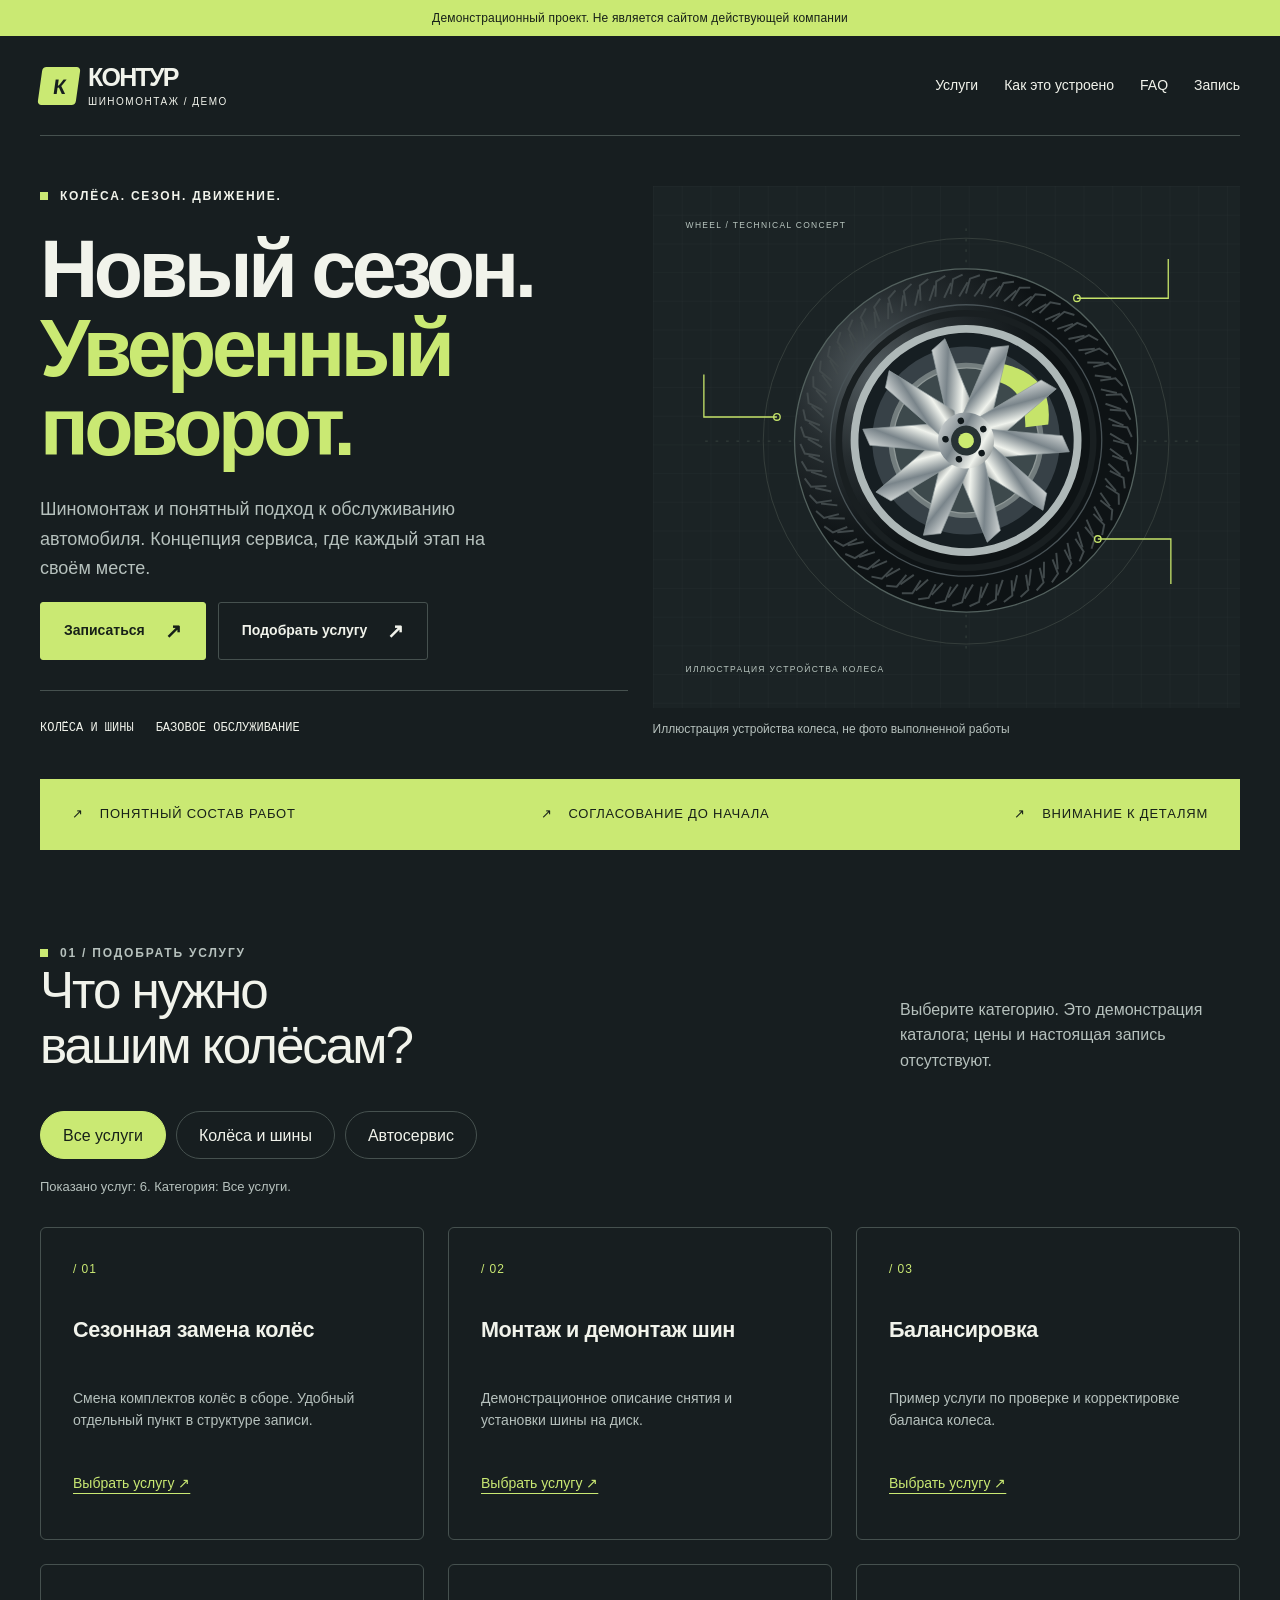
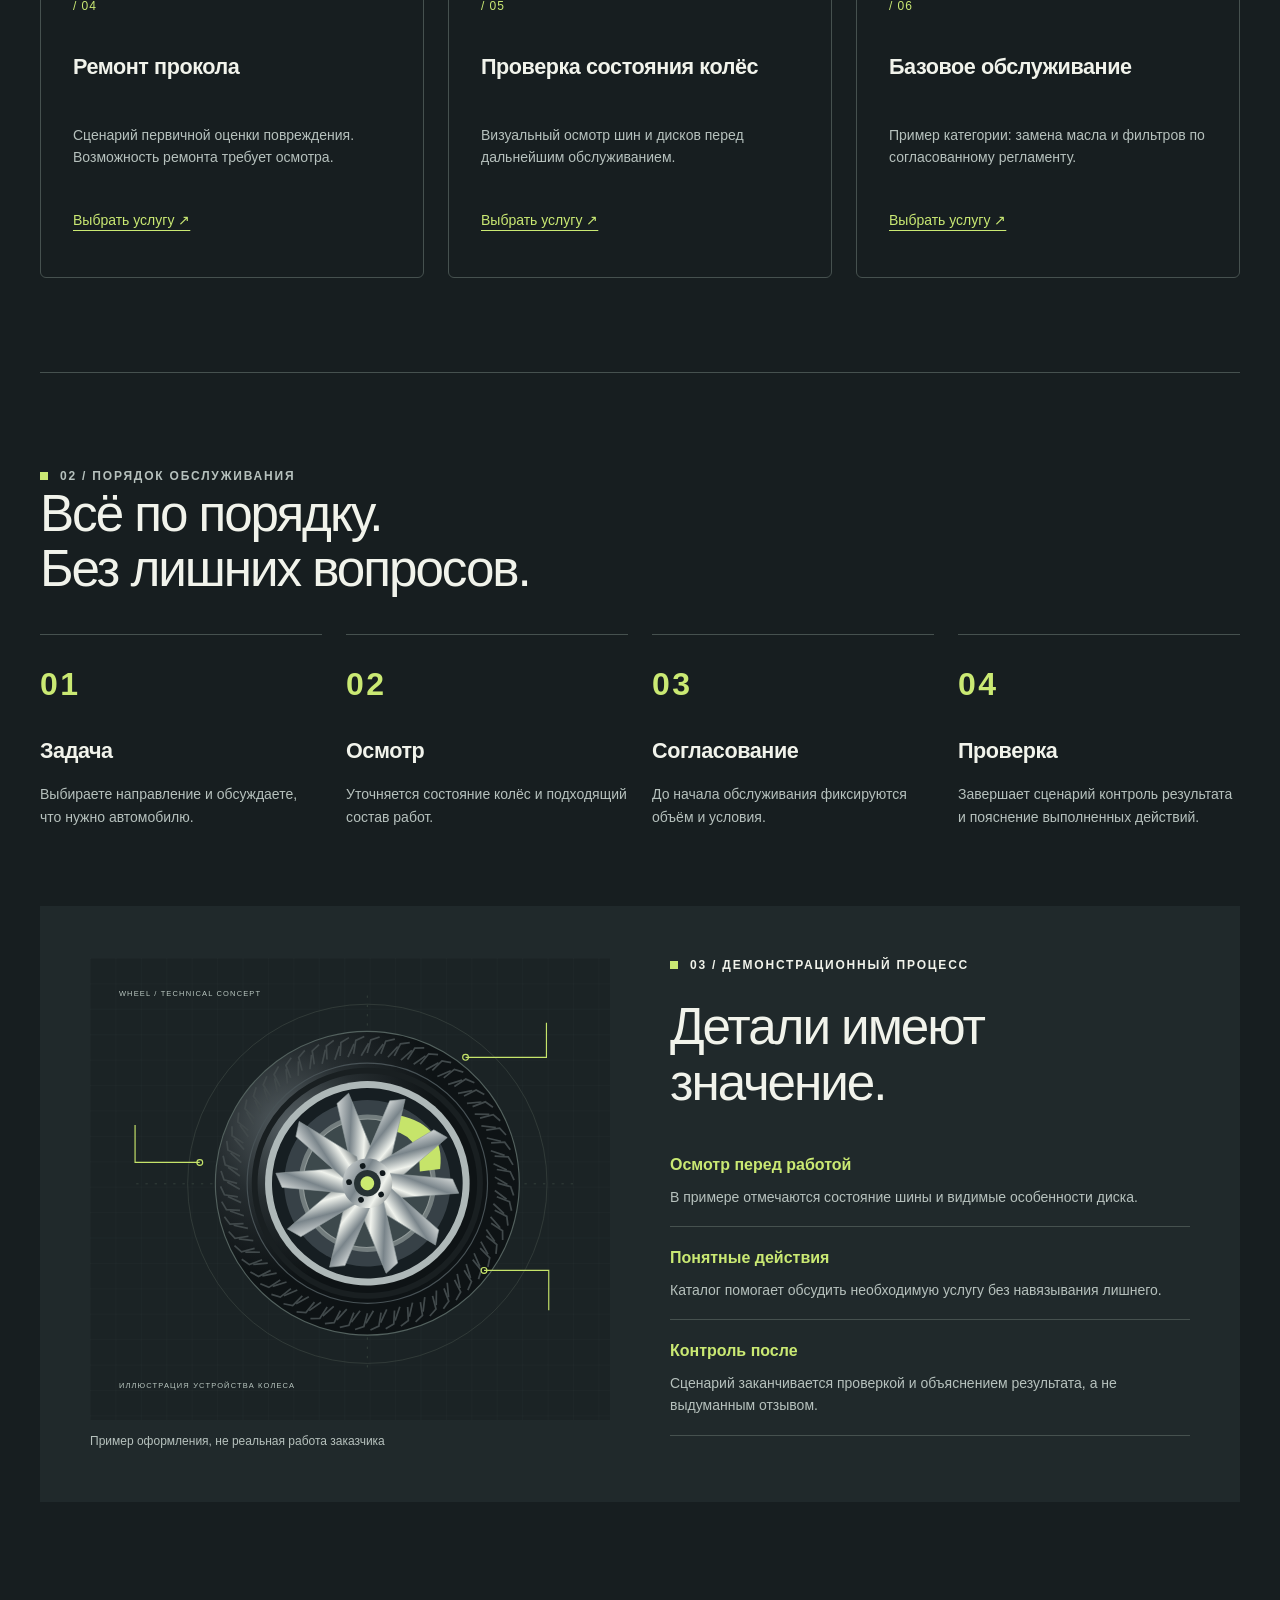
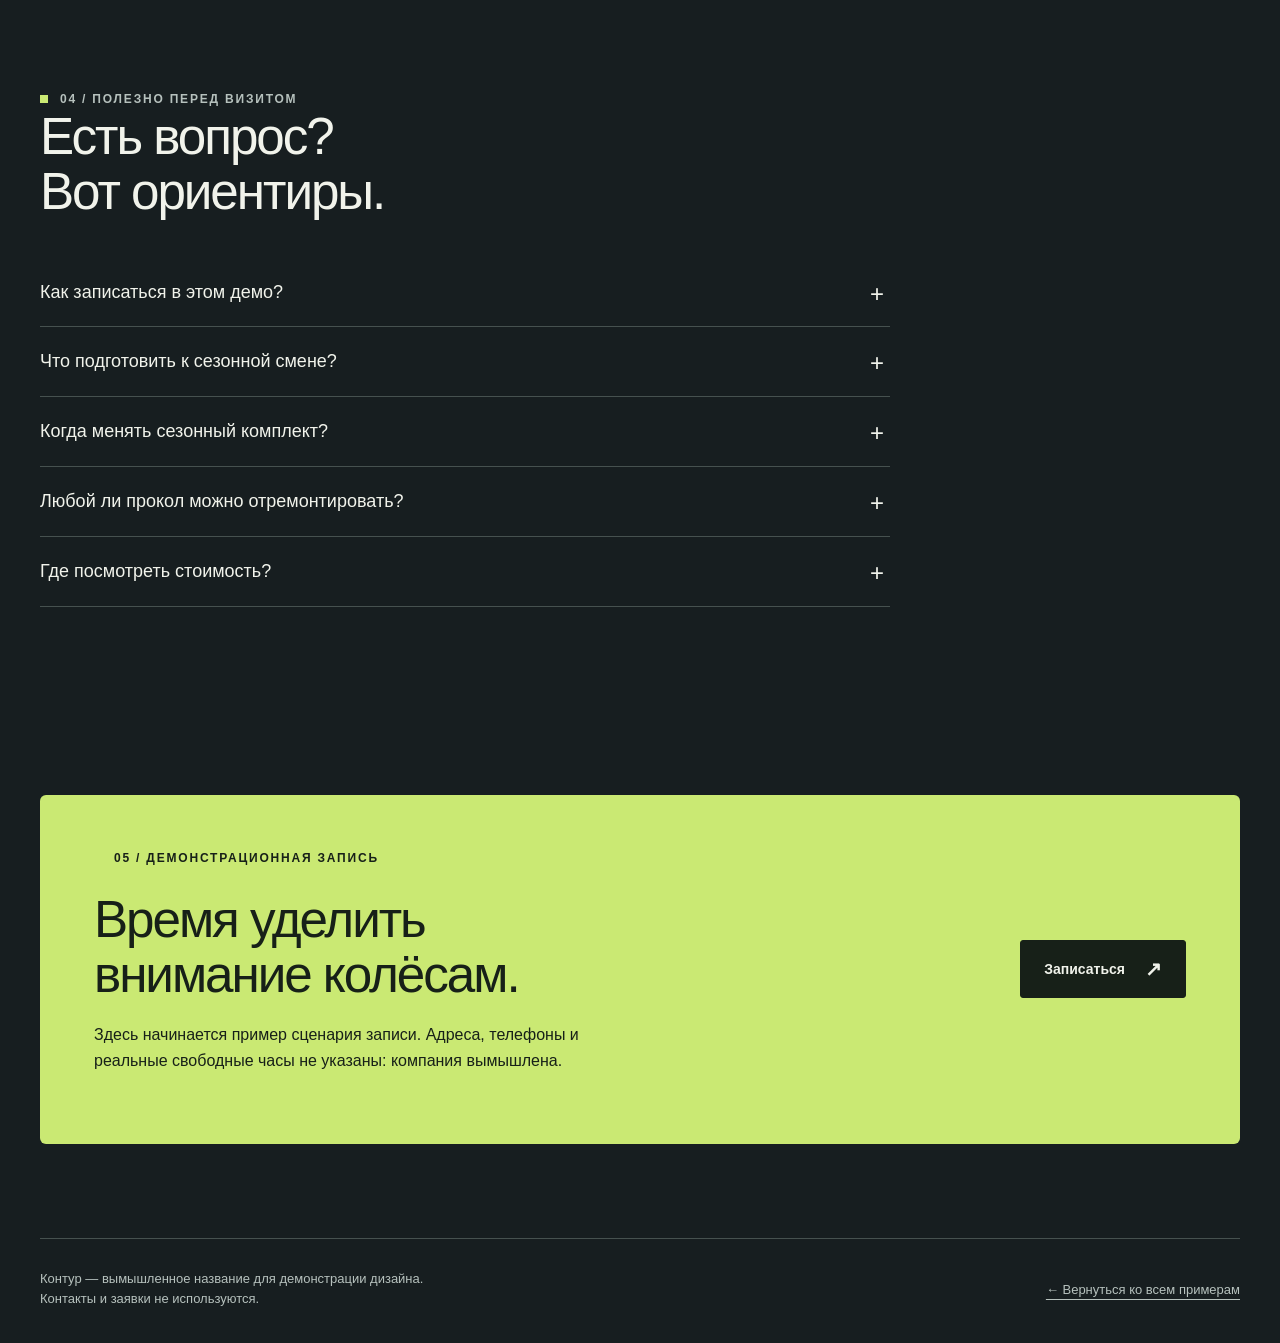
<file: demo-autoservice/index.html>
<!doctype html>
<html lang="ru">
<head>
  <meta charset="utf-8">
  <meta name="viewport" content="width=device-width, initial-scale=1">
  <title>Контур — шиномонтаж и автосервис | Демо</title>
  <meta name="description" content="Демонстрационный сайт шиномонтажа: каталог, интерактивный подбор услуг, этапы и FAQ. Запись ненастоящая.">
  <meta name="theme-color" content="#171e20">
  <link rel="icon" href="../shared/favicon.svg" type="image/svg+xml">
  <link rel="stylesheet" href="../shared/base.css">
  <link rel="stylesheet" href="style.css">
  <script src="../shared/ui.js" defer></script>
</head>
<body>
<a class="skip" href="#main">К содержимому</a>
<p class="demo-notice">Демонстрационный проект. Не является сайтом действующей компании</p>
<header class="header wrap auto-header">
  <a class="brand" href="index.html"><span class="brand-mark" aria-hidden="true">К</span><span>КОНТУР<small>ШИНОМОНТАЖ / ДЕМО</small></span></a>
  <button class="menu-toggle" type="button" data-menu-toggle aria-controls="navigation" aria-expanded="false">Меню</button>
  <nav class="nav" id="navigation" aria-label="Основная навигация"><a href="#services">Услуги</a><a href="#process">Как это устроено</a><a href="#faq">FAQ</a><a href="#contacts">Запись</a></nav>
</header>
<main id="main">
<section class="auto-hero wrap"><div><p class="eyebrow">Колёса. Сезон. Движение.</p><h1>Новый сезон.<br><span>Уверенный<br>поворот.</span></h1><p class="lead">Шиномонтаж и понятный подход к обслуживанию автомобиля. Концепция сервиса, где каждый этап на своём месте.</p><div class="actions"><button class="button" type="button" data-demo>Записаться</button><a class="button secondary" href="#services">Подобрать услугу</a></div><div class="hero-spec"><span>Колёса и шины</span><span>Базовое обслуживание</span></div></div>
<figure><img src="assets/wheel.svg" alt="Авторская техническая иллюстрация колеса, диска и элементов тормозного механизма" width="900" height="800"><figcaption class="caption">Иллюстрация устройства колеса, не фото выполненной работы</figcaption></figure></section>
<div class="wrap auto-band" aria-label="Принципы демонстрационного сервиса"><span>Понятный состав работ</span><span>Согласование до начала</span><span>Внимание к деталям</span></div>
<section class="section wrap auto-services" id="services"><div class="section-heading"><div><p class="eyebrow">01 / Подобрать услугу</p><h2>Что нужно<br>вашим колёсам?</h2></div><p>Выберите категорию. Это демонстрация каталога; цены и настоящая запись отсутствуют.</p></div>
<div class="filters" role="group" aria-label="Категория услуг"><button type="button" data-filter="all" aria-pressed="true">Все услуги</button><button type="button" data-filter="wheels" aria-pressed="false">Колёса и шины</button><button type="button" data-filter="maintenance" aria-pressed="false">Автосервис</button></div>
<p class="filter-status" data-filter-status aria-live="polite" aria-atomic="true">Показано услуг: 6. Категория: Все услуги.</p>
<div class="grid"><article class="card" data-category="wheels"><span class="number">/ 01</span><h3>Сезонная замена колёс</h3><p>Смена комплектов колёс в сборе. Удобный отдельный пункт в структуре записи.</p><button type="button" data-demo aria-label="Демо-запись: Сезонная замена колёс">Выбрать услугу ↗</button></article><article class="card" data-category="wheels"><span class="number">/ 02</span><h3>Монтаж и демонтаж шин</h3><p>Демонстрационное описание снятия и установки шины на диск.</p><button type="button" data-demo aria-label="Демо-запись: Монтаж и демонтаж шин">Выбрать услугу ↗</button></article><article class="card" data-category="wheels"><span class="number">/ 03</span><h3>Балансировка</h3><p>Пример услуги по проверке и корректировке баланса колеса.</p><button type="button" data-demo aria-label="Демо-запись: Балансировка">Выбрать услугу ↗</button></article><article class="card" data-category="wheels"><span class="number">/ 04</span><h3>Ремонт прокола</h3><p>Сценарий первичной оценки повреждения. Возможность ремонта требует осмотра.</p><button type="button" data-demo aria-label="Демо-запись: Ремонт прокола">Выбрать услугу ↗</button></article><article class="card" data-category="wheels"><span class="number">/ 05</span><h3>Проверка состояния колёс</h3><p>Визуальный осмотр шин и дисков перед дальнейшим обслуживанием.</p><button type="button" data-demo aria-label="Демо-запись: Проверка состояния колёс">Выбрать услугу ↗</button></article><article class="card" data-category="maintenance"><span class="number">/ 06</span><h3>Базовое обслуживание</h3><p>Пример категории: замена масла и фильтров по согласованному регламенту.</p><button type="button" data-demo aria-label="Демо-запись: Базовое обслуживание">Выбрать услугу ↗</button></article></div></section>
<section class="section wrap" id="process"><div class="section-heading"><div><p class="eyebrow">02 / Порядок обслуживания</p><h2>Всё по порядку.<br>Без лишних вопросов.</h2></div></div>
<ol class="grid four auto-process"><li><span class="number">01</span><h3>Задача</h3><p>Выбираете направление и обсуждаете, что нужно автомобилю.</p></li><li><span class="number">02</span><h3>Осмотр</h3><p>Уточняется состояние колёс и подходящий состав работ.</p></li><li><span class="number">03</span><h3>Согласование</h3><p>До начала обслуживания фиксируются объём и условия.</p></li><li><span class="number">04</span><h3>Проверка</h3><p>Завершает сценарий контроль результата и пояснение выполненных действий.</p></li></ol>
<div class="auto-example"><figure><img src="assets/wheel.svg" alt="Схематический пример осмотра колеса и диска" width="900" height="800" loading="lazy"><figcaption class="caption">Пример оформления, не реальная работа заказчика</figcaption></figure><div><p class="eyebrow">03 / Демонстрационный процесс</p><h2>Детали имеют<br>значение.</h2><ul class="benefit-list"><li><strong>Осмотр перед работой</strong><p>В примере отмечаются состояние шины и видимые особенности диска.</p></li><li><strong>Понятные действия</strong><p>Каталог помогает обсудить необходимую услугу без навязывания лишнего.</p></li><li><strong>Контроль после</strong><p>Сценарий заканчивается проверкой и объяснением результата, а не выдуманным отзывом.</p></li></ul></div></div></section>
<section class="section wrap" id="faq"><div class="section-heading"><div><p class="eyebrow">04 / Полезно перед визитом</p><h2>Есть вопрос?<br>Вот ориентиры.</h2></div></div><div class="faq"><details><summary>Как записаться в этом демо?</summary><p>Никак: реальной записи здесь нет. Кнопка открывает окно с предупреждением и не отправляет данные.</p></details>
<details><summary>Что подготовить к сезонной смене?</summary><p>Для реального визита заранее уточняют, нужны ли шины отдельно или комплект колёс в сборе, и сообщают об известных повреждениях. Это пример справочного контента.</p></details>
<details><summary>Когда менять сезонный комплект?</summary><p>Условия зависят от погоды, типа шин и требований эксплуатации. Этот демонстрационный сайт не устанавливает дату и не заменяет рекомендации производителя.</p></details>
<details><summary>Любой ли прокол можно отремонтировать?</summary><p>Нет. Возможность ремонта зависит от характера и расположения повреждения. В реальном сервисе решение принимают после осмотра.</p></details>
<details><summary>Где посмотреть стоимость?</summary><p>На странице показана структура каталога без реальных цен. Коммерческих предложений и гарантий в демо нет.</p></details></div></section>
<section class="section wrap" id="contacts"><div class="contact auto-contact"><div><p class="eyebrow">05 / Демонстрационная запись</p><h2>Время уделить<br>внимание колёсам.</h2><p>Здесь начинается пример сценария записи. Адреса, телефоны и реальные свободные часы не указаны: компания вымышлена.</p></div><button class="button" type="button" data-demo>Записаться</button></div></section>
<div class="mobile-book"><button class="button" type="button" data-demo>Записаться · демо</button></div>
</main>
<footer class="footer wrap">
  <p>Контур — вымышленное название для демонстрации дизайна.<br>Контакты и заявки не используются.</p>
  <a class="back-link" href="../portfolio-src/index.html">← Вернуться ко всем примерам</a>
</footer>
<dialog id="demo-dialog" aria-labelledby="demo-title" aria-describedby="demo-text">
  <button class="close" type="button" data-close autofocus>Закрыть ×</button>
  <p class="eyebrow">Только пример интерфейса</p>
  <h2 id="demo-title">Знакомство с демо</h2>
  <p id="demo-text">Это демонстрационный сайт, заявки не отправляются</p>
  <p>Здесь мог бы начаться диалог с компанией. В этом примере нет настоящей записи, контактов или сбора персональных данных.</p>
</dialog>
<noscript><p class="wrap">JavaScript выключен: меню и FAQ доступны, демонстрационные окна и подбор услуг требуют JavaScript. Заявки не принимаются.</p></noscript>
</body></html>
</file>
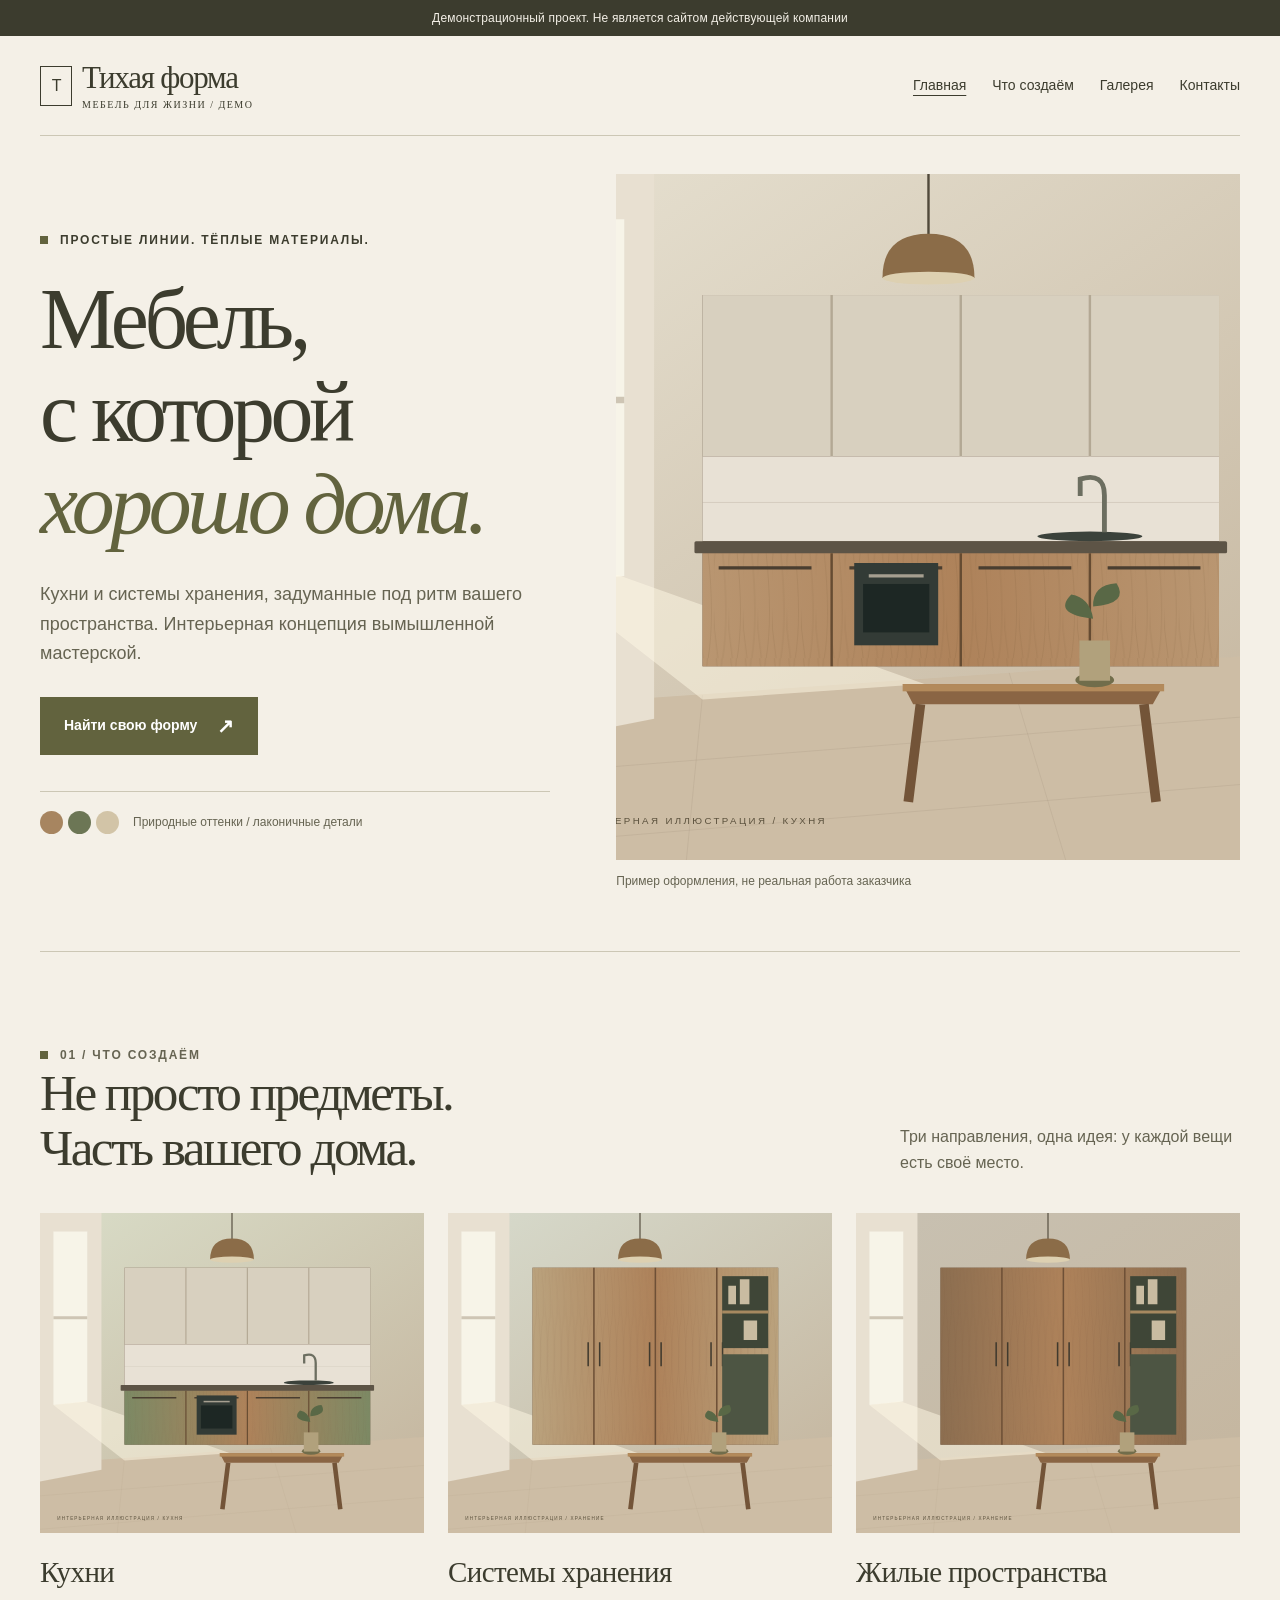
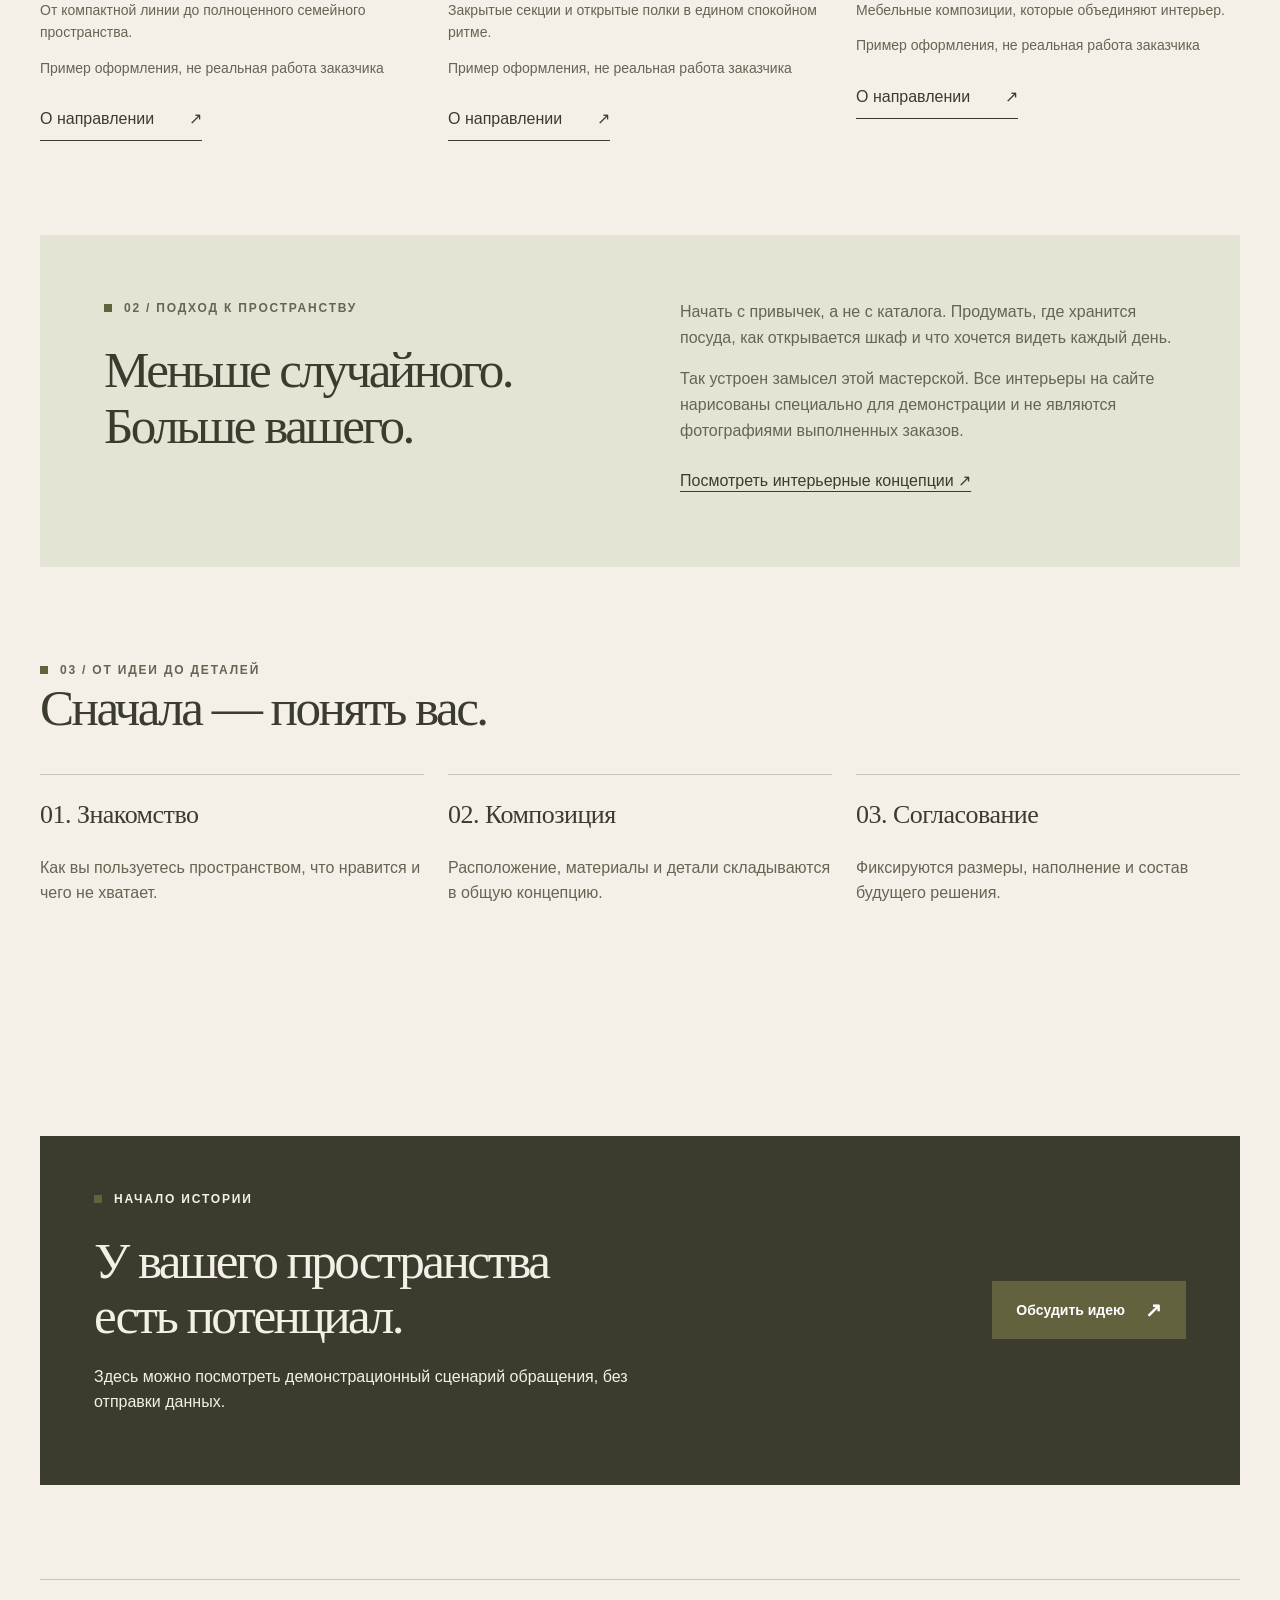
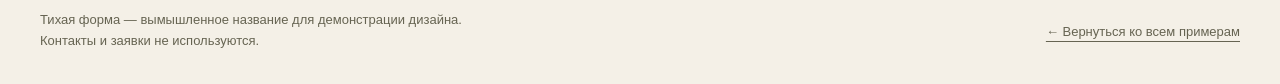
<file: demo-furniture/index.html>
<!doctype html>
<html lang="ru">
<head>
  <meta charset="utf-8">
  <meta name="viewport" content="width=device-width, initial-scale=1">
  <title>Тихая форма — мебель под пространство | Демо</title>
  <meta name="description" content="Концепция мебельной мастерской: тёплый интерьерный дизайн, примеры кухонь и систем хранения. Демонстрационный проект.">
  <meta name="theme-color" content="#f4f0e7">
  <link rel="icon" href="../shared/favicon.svg" type="image/svg+xml">
  <link rel="stylesheet" href="../shared/base.css">
  <link rel="stylesheet" href="style.css">
  <script src="../shared/ui.js" defer></script>
</head>
<body>
<a class="skip" href="#main">К содержимому</a>
<p class="demo-notice">Демонстрационный проект. Не является сайтом действующей компании</p>
<header class="header wrap furniture-header">
  <a class="brand" href="index.html"><span class="brand-mark" aria-hidden="true">Т</span><span>Тихая форма<small>МЕБЕЛЬ ДЛЯ ЖИЗНИ / ДЕМО</small></span></a>
  <button class="menu-toggle" type="button" data-menu-toggle aria-controls="navigation" aria-expanded="false">Меню</button>
  <nav class="nav" id="navigation" aria-label="Основная навигация"><a href="index.html" aria-current="page">Главная</a><a href="services.html">Что создаём</a><a href="portfolio.html">Галерея</a><a href="contacts.html">Контакты</a></nav>
</header><main id="main">
<section class="furniture-hero wrap">
  <div><p class="eyebrow">Простые линии. Тёплые материалы.</p><h1>Мебель,<br>с которой<br><em>хорошо дома.</em></h1><p class="lead">Кухни и системы хранения, задуманные под ритм вашего пространства. Интерьерная концепция вымышленной мастерской.</p><a class="button" href="services.html">Найти свою форму</a>
  <div class="material-line"><span class="swatches" aria-hidden="true"><i></i><i></i><i></i></span><span>Природные оттенки / лаконичные детали</span></div></div>
  <figure><img src="assets/kitchen.svg" alt="Авторская интерьерная иллюстрация кухни в натуральных оттенках" width="1000" height="850"><figcaption class="caption">Пример оформления, не реальная работа заказчика</figcaption></figure>
</section>
<section class="section wrap furniture-categories"><div class="section-heading"><div><p class="eyebrow">01 / Что создаём</p><h2>Не просто предметы.<br>Часть вашего дома.</h2></div><p>Три направления, одна идея: у каждой вещи есть своё место.</p></div>
  <div class="grid">
    <a class="furniture-card" href="services.html#kitchens"><img src="assets/olive-kitchen.svg" alt="Иллюстрация кухни с фасадами оливкового оттенка" width="1000" height="850" loading="lazy"><h3>Кухни</h3><p>От компактной линии до полноценного семейного пространства.</p><p class="caption">Пример оформления, не реальная работа заказчика</p><span class="arrow-link">О направлении <span aria-hidden="true">↗</span></span></a>
    <a class="furniture-card" href="services.html#storage"><img src="assets/wardrobe.svg" alt="Иллюстрация встроенной системы хранения" width="1000" height="850" loading="lazy"><h3>Системы хранения</h3><p>Закрытые секции и открытые полки в едином спокойном ритме.</p><p class="caption">Пример оформления, не реальная работа заказчика</p><span class="arrow-link">О направлении <span aria-hidden="true">↗</span></span></a>
    <a class="furniture-card" href="services.html#living"><img src="assets/dark-storage.svg" alt="Иллюстрация мебели для жилого пространства" width="1000" height="850" loading="lazy"><h3>Жилые пространства</h3><p>Мебельные композиции, которые объединяют интерьер.</p><p class="caption">Пример оформления, не реальная работа заказчика</p><span class="arrow-link">О направлении <span aria-hidden="true">↗</span></span></a>
  </div>
</section>
<section class="wrap manifesto"><div><p class="eyebrow">02 / Подход к пространству</p><h2>Меньше случайного.<br>Больше вашего.</h2></div><div><p>Начать с привычек, а не с каталога. Продумать, где хранится посуда, как открывается шкаф и что хочется видеть каждый день.</p><p>Так устроен замысел этой мастерской. Все интерьеры на сайте нарисованы специально для демонстрации и не являются фотографиями выполненных заказов.</p><a class="back-link" href="portfolio.html">Посмотреть интерьерные концепции ↗</a></div></section>
<section class="section wrap"><div class="section-heading"><div><p class="eyebrow">03 / От идеи до деталей</p><h2>Сначала — понять вас.</h2></div></div>
<ol class="grid process-list"><li><h3>01. Знакомство</h3><p>Как вы пользуетесь пространством, что нравится и чего не хватает.</p></li><li><h3>02. Композиция</h3><p>Расположение, материалы и детали складываются в общую концепцию.</p></li><li><h3>03. Согласование</h3><p>Фиксируются размеры, наполнение и состав будущего решения.</p></li></ol></section>
<section class="section wrap"><div class="contact"><div><p class="eyebrow">Начало истории</p><h2>У вашего пространства<br>есть потенциал.</h2><p>Здесь можно посмотреть демонстрационный сценарий обращения, без отправки данных.</p></div><a class="button" href="contacts.html">Обсудить идею</a></div></section>
</main>
<footer class="footer wrap">
  <p>Тихая форма — вымышленное название для демонстрации дизайна.<br>Контакты и заявки не используются.</p>
  <a class="back-link" href="../portfolio-src/index.html">← Вернуться ко всем примерам</a>
</footer>
<dialog id="demo-dialog" aria-labelledby="demo-title" aria-describedby="demo-text">
  <button class="close" type="button" data-close autofocus>Закрыть ×</button>
  <p class="eyebrow">Только пример интерфейса</p>
  <h2 id="demo-title">Знакомство с демо</h2>
  <p id="demo-text">Это демонстрационный сайт, заявки не отправляются</p>
  <p>Здесь мог бы начаться диалог с компанией. В этом примере нет настоящей записи, контактов или сбора персональных данных.</p>
</dialog>
<noscript><p class="wrap">JavaScript выключен: меню и FAQ доступны, демонстрационные окна и подбор услуг требуют JavaScript. Заявки не принимаются.</p></noscript>
</body></html>
</file>
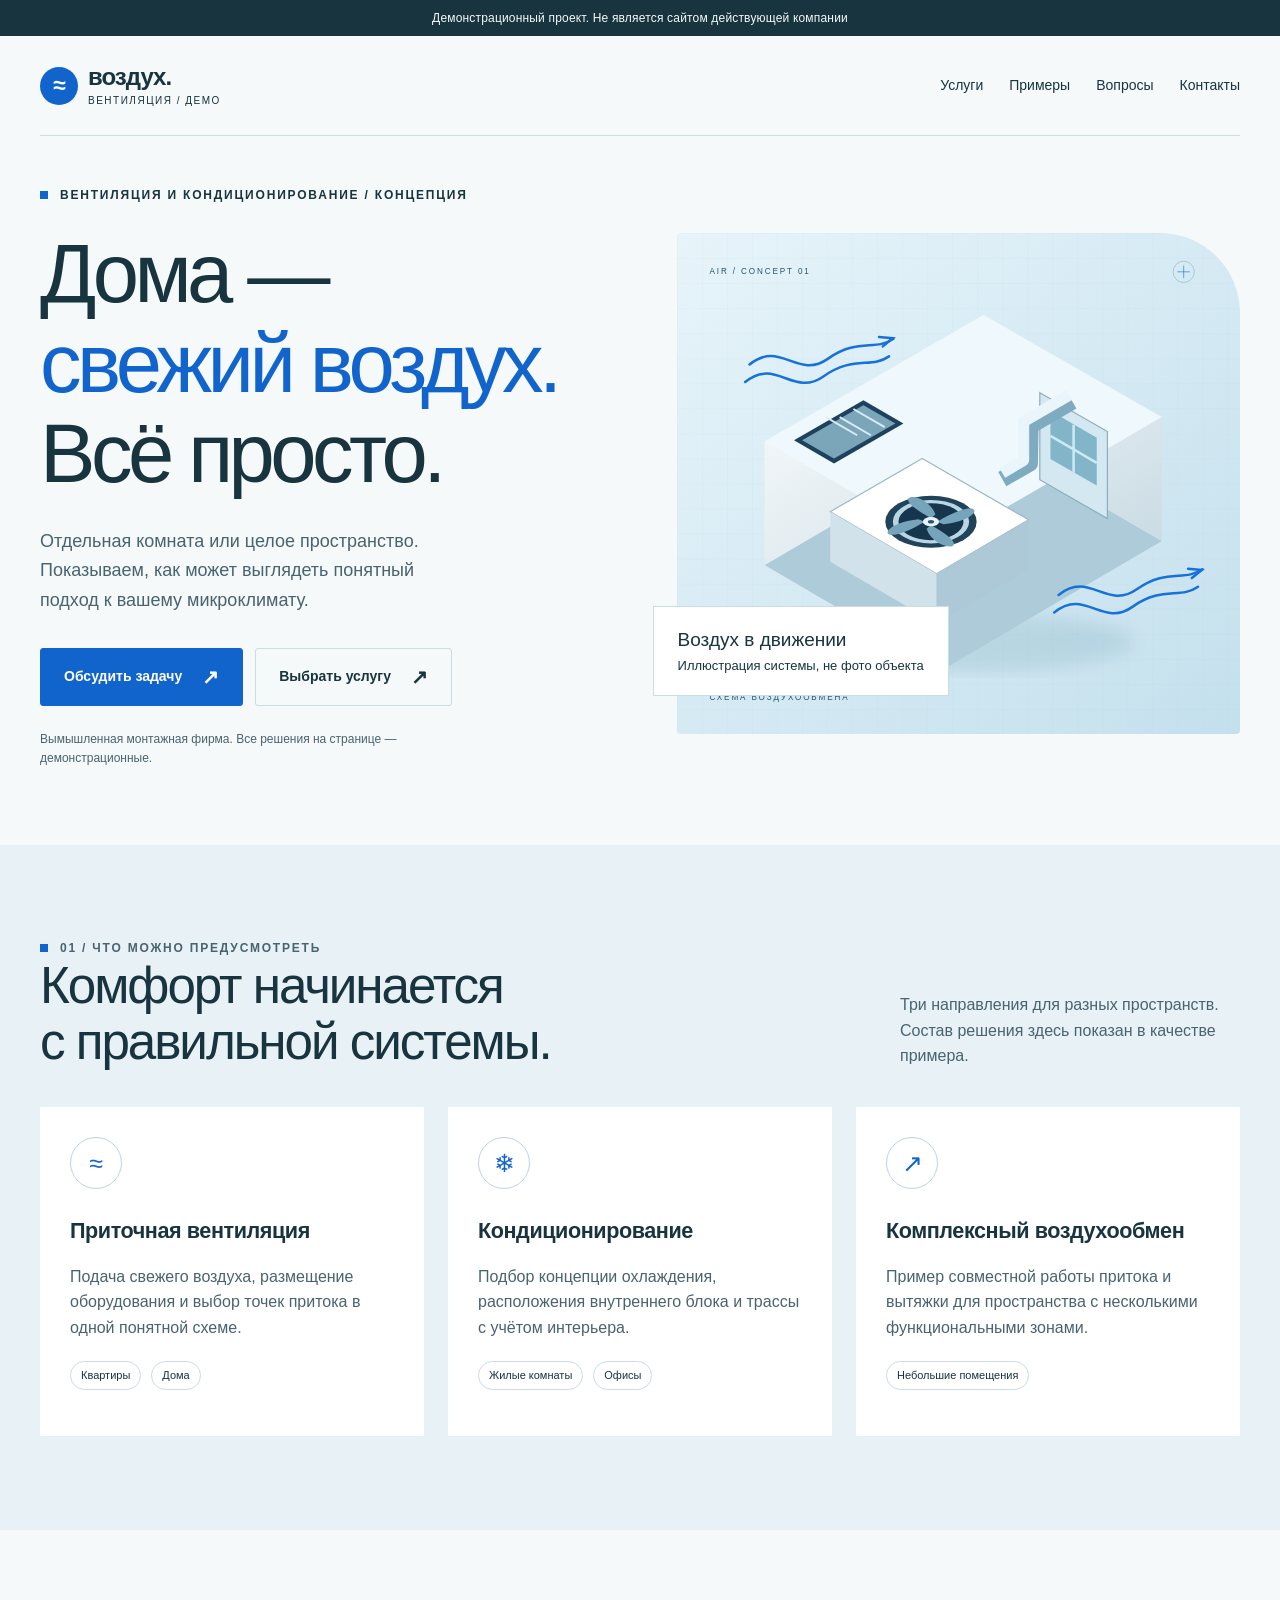
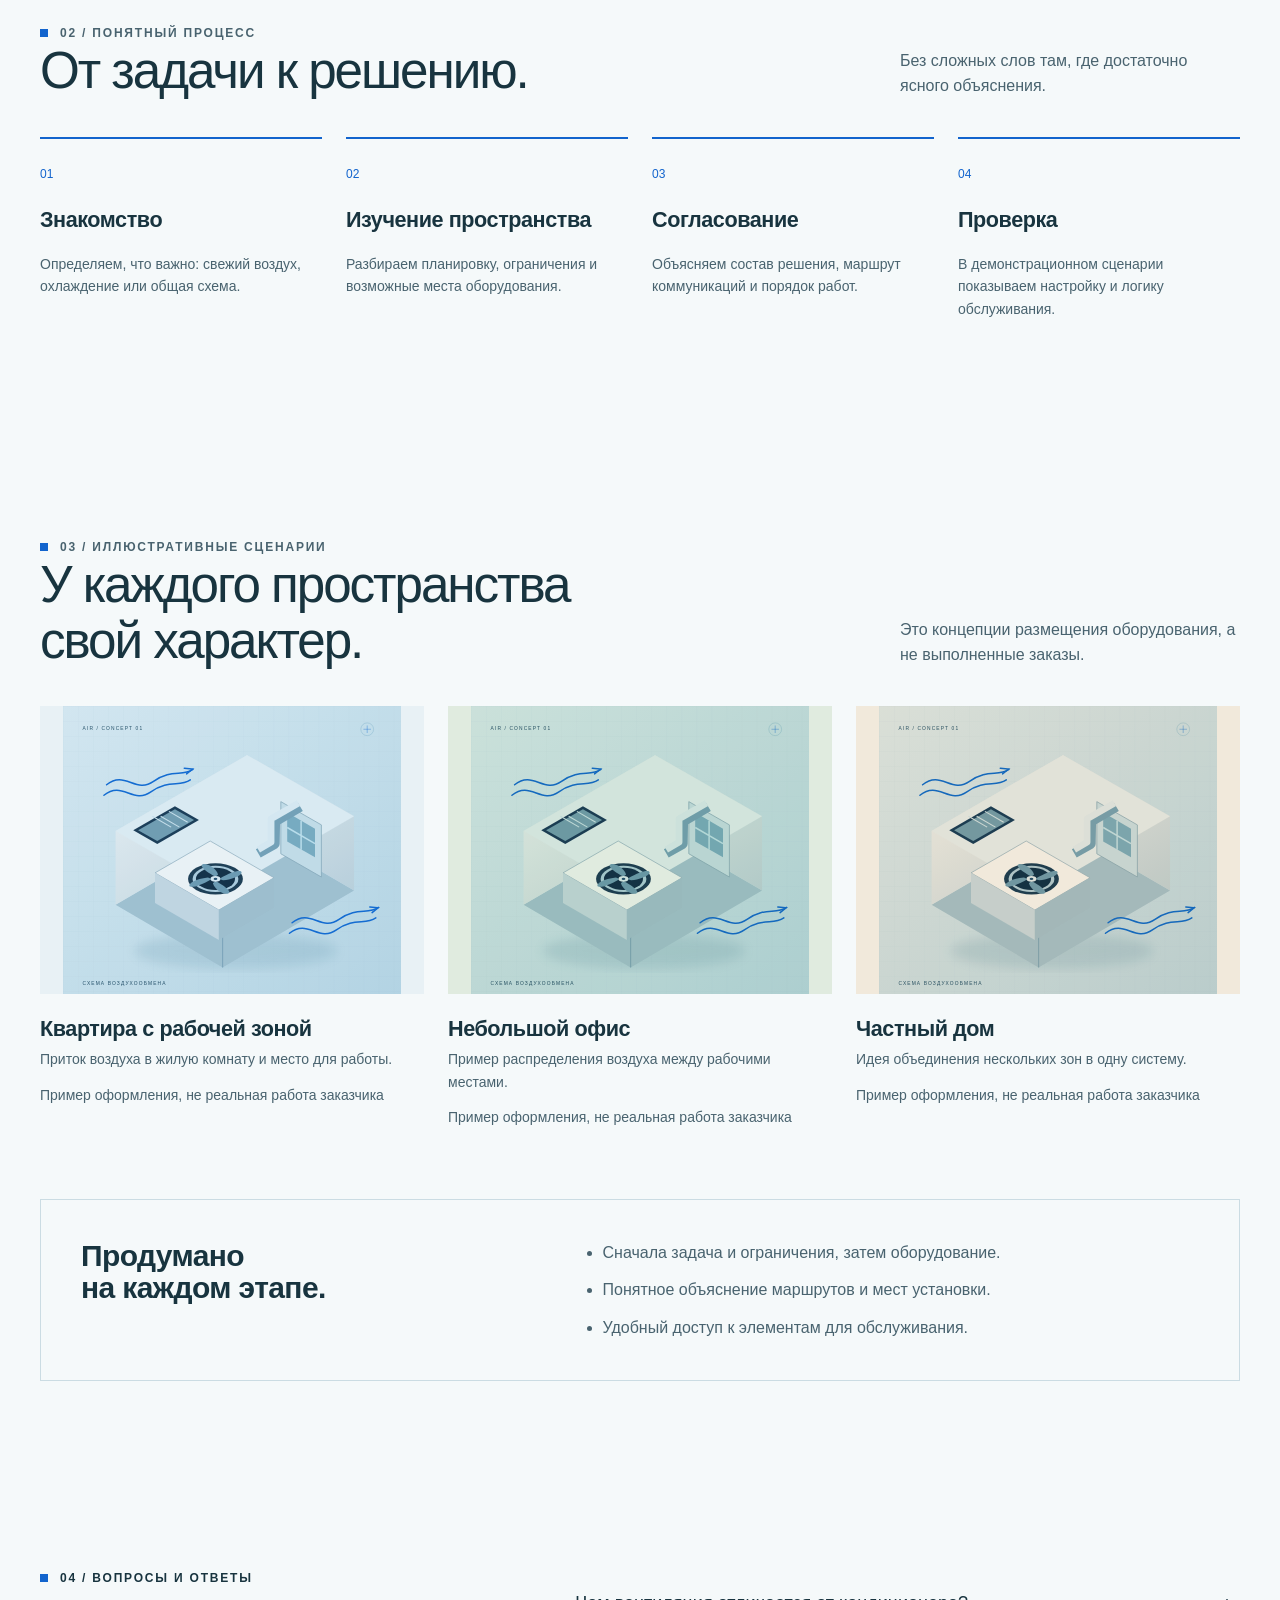
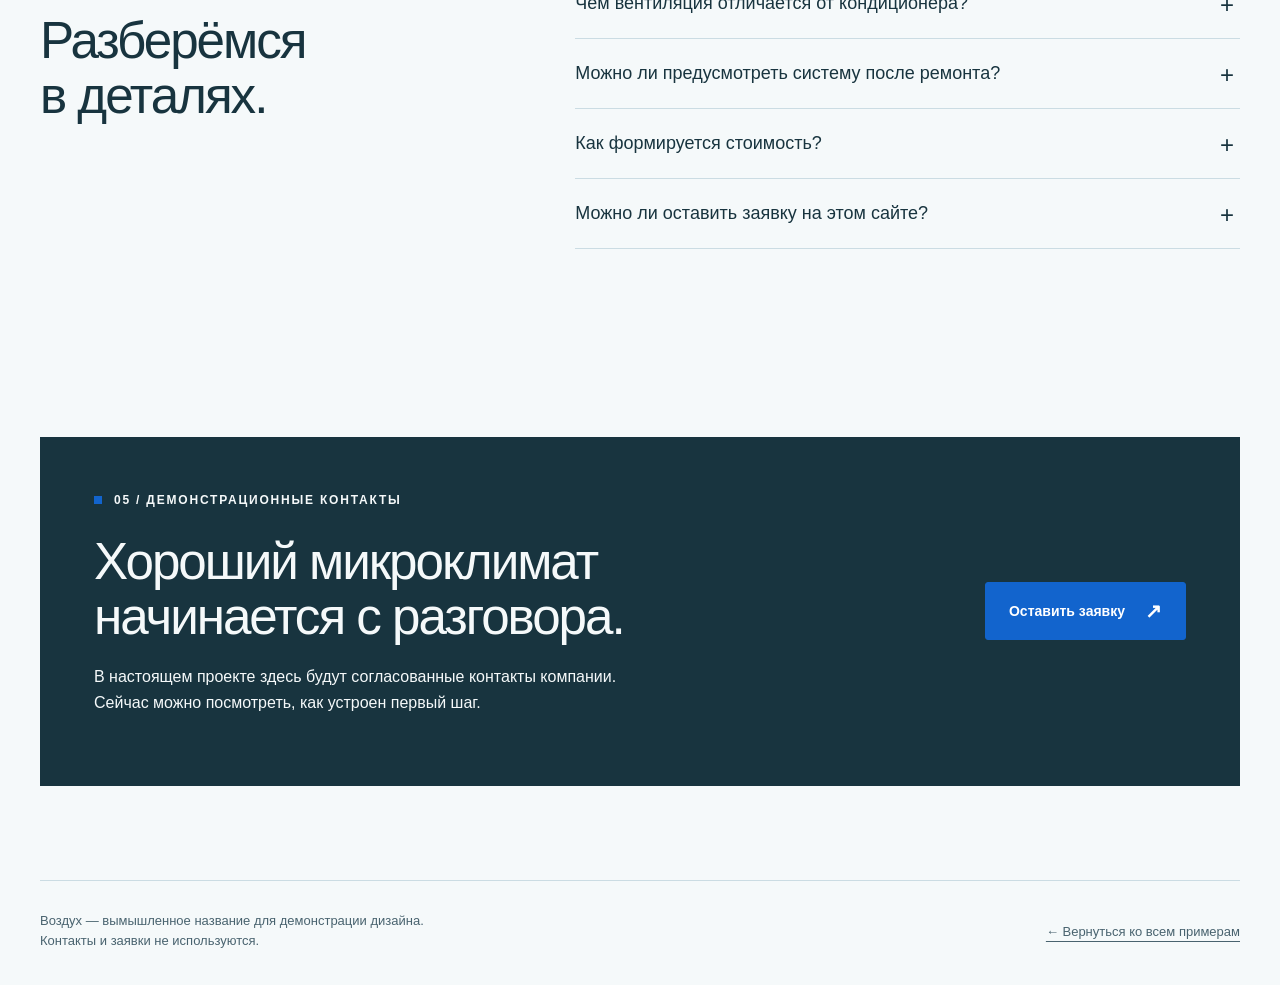
<file: demo-ventilation/index.html>
<!doctype html>
<html lang="ru">
<head>
  <meta charset="utf-8">
  <meta name="viewport" content="width=device-width, initial-scale=1">
  <title>Воздух — вентиляция и кондиционеры | Демо</title>
  <meta name="description" content="Демонстрационный лендинг вентиляции: услуги, этапы, иллюстративные проекты и ответы на вопросы. Реальные заявки не принимаются.">
  <meta name="theme-color" content="#f5f9fa">
  <link rel="icon" href="../shared/favicon.svg" type="image/svg+xml">
  <link rel="stylesheet" href="../shared/base.css">
  <link rel="stylesheet" href="style.css">
  <script src="../shared/ui.js" defer></script>
</head>
<body>
<a class="skip" href="#main">К содержимому</a>
<p class="demo-notice">Демонстрационный проект. Не является сайтом действующей компании</p>
<header class="header wrap vent-header">
  <a class="brand" href="index.html"><span class="brand-mark" aria-hidden="true">≈</span><span>воздух.<small>ВЕНТИЛЯЦИЯ / ДЕМО</small></span></a>
  <button class="menu-toggle" type="button" data-menu-toggle aria-controls="navigation" aria-expanded="false">Меню</button>
  <nav class="nav" id="navigation" aria-label="Основная навигация"><a href="#services">Услуги</a><a href="#projects">Примеры</a><a href="#faq">Вопросы</a><a href="#contacts">Контакты</a></nav>
</header>
<main id="main">
<section class="vent-hero wrap" aria-labelledby="hero-title">
  <div><p class="eyebrow">Вентиляция и кондиционирование / концепция</p>
  <h1 id="hero-title">Дома —<br><span>свежий воздух.</span><br>Всё просто.</h1>
  <p class="lead">Отдельная комната или целое пространство. Показываем, как может выглядеть понятный подход к вашему микроклимату.</p>
  <div class="actions"><button class="button" type="button" data-demo>Обсудить задачу</button><a class="button secondary" href="#services">Выбрать услугу</a></div>
  <p class="hero-note">Вымышленная монтажная фирма. Все решения на странице — демонстрационные.</p></div>
  <figure class="air-visual"><img src="assets/air-system.svg" alt="Авторская схема помещения с вентиляционным блоком и направлениями воздушных потоков" width="900" height="800"><figcaption class="visual-label"><strong>Воздух в движении</strong>Иллюстрация системы, не фото объекта</figcaption></figure>
</section>
<section class="section vent-services" id="services">
  <div class="wrap"><div class="section-heading"><div><p class="eyebrow">01 / Что можно предусмотреть</p><h2>Комфорт начинается<br>с правильной системы.</h2></div><p>Три направления для разных пространств. Состав решения здесь показан в качестве примера.</p></div>
  <div class="grid">
    <article class="card"><span class="service-icon" aria-hidden="true">≈</span><h3>Приточная вентиляция</h3><p>Подача свежего воздуха, размещение оборудования и выбор точек притока в одной понятной схеме.</p><ul class="service-list"><li class="tag">Квартиры</li><li class="tag">Дома</li></ul></article>
    <article class="card"><span class="service-icon" aria-hidden="true">❄</span><h3>Кондиционирование</h3><p>Подбор концепции охлаждения, расположения внутреннего блока и трассы с учётом интерьера.</p><ul class="service-list"><li class="tag">Жилые комнаты</li><li class="tag">Офисы</li></ul></article>
    <article class="card"><span class="service-icon" aria-hidden="true">↗</span><h3>Комплексный воздухообмен</h3><p>Пример совместной работы притока и вытяжки для пространства с несколькими функциональными зонами.</p><ul class="service-list"><li class="tag">Небольшие помещения</li></ul></article>
  </div></div>
</section>
<section class="section wrap" id="process">
  <div class="section-heading"><div><p class="eyebrow">02 / Понятный процесс</p><h2>От задачи к решению.</h2></div><p>Без сложных слов там, где достаточно ясного объяснения.</p></div>
  <ol class="grid four steps"><li><h3>Знакомство</h3><p>Определяем, что важно: свежий воздух, охлаждение или общая схема.</p></li><li><h3>Изучение пространства</h3><p>Разбираем планировку, ограничения и возможные места оборудования.</p></li><li><h3>Согласование</h3><p>Объясняем состав решения, маршрут коммуникаций и порядок работ.</p></li><li><h3>Проверка</h3><p>В демонстрационном сценарии показываем настройку и логику обслуживания.</p></li></ol>
</section>
<section class="section wrap" id="projects">
  <div class="section-heading"><div><p class="eyebrow">03 / Иллюстративные сценарии</p><h2>У каждого пространства<br>свой характер.</h2></div><p>Это концепции размещения оборудования, а не выполненные заказы.</p></div>
  <div class="grid">
    <figure class="project-card"><div class="drawing"><img src="assets/air-system.svg" alt="Схематичный пример вентиляции жилого пространства" width="900" height="800" loading="lazy"></div><figcaption><h3>Квартира с рабочей зоной</h3><p>Приток воздуха в жилую комнату и место для работы.</p><p class="caption">Пример оформления, не реальная работа заказчика</p></figcaption></figure>
    <figure class="project-card"><div class="drawing"><img src="assets/air-system.svg" alt="Иллюстративная схема воздухообмена в небольшом офисе" width="900" height="800" loading="lazy"></div><figcaption><h3>Небольшой офис</h3><p>Пример распределения воздуха между рабочими местами.</p><p class="caption">Пример оформления, не реальная работа заказчика</p></figcaption></figure>
    <figure class="project-card"><div class="drawing"><img src="assets/air-system.svg" alt="Концептуальная схема вентиляционного оборудования дома" width="900" height="800" loading="lazy"></div><figcaption><h3>Частный дом</h3><p>Идея объединения нескольких зон в одну систему.</p><p class="caption">Пример оформления, не реальная работа заказчика</p></figcaption></figure>
  </div>
  <div class="approach"><h3>Продумано<br>на каждом этапе.</h3><ul><li>Сначала задача и ограничения, затем оборудование.</li><li>Понятное объяснение маршрутов и мест установки.</li><li>Удобный доступ к элементам для обслуживания.</li></ul></div>
</section>
<section class="section wrap faq-layout" id="faq">
  <div><p class="eyebrow">04 / Вопросы и ответы</p><h2>Разберёмся<br>в деталях.</h2></div>
  <div class="faq"><details><summary>Чем вентиляция отличается от кондиционера?</summary><p>Вентиляция организует обмен воздуха, а кондиционер обычно меняет температуру воздуха внутри комнаты. Конкретная схема зависит от помещения и оборудования.</p></details>
<details><summary>Можно ли предусмотреть систему после ремонта?</summary><p>На странице показан общий сценарий. В реальном проекте возможность размещения оборудования и трасс оценивают после изучения помещения.</p></details>
<details><summary>Как формируется стоимость?</summary><p>Состав оборудования, сложность трасс и условия монтажа влияют на расчёт. В этом демо нет реального прайса или коммерческого предложения.</p></details>
<details><summary>Можно ли оставить заявку на этом сайте?</summary><p>Нет. Кнопки открывают демонстрационное окно. Данные не собираются и никуда не отправляются.</p></details></div>
</section>
<section class="section wrap" id="contacts"><div class="contact"><div><p class="eyebrow">05 / Демонстрационные контакты</p><h2>Хороший микроклимат<br>начинается с разговора.</h2><p>В настоящем проекте здесь будут согласованные контакты компании. Сейчас можно посмотреть, как устроен первый шаг.</p></div><button class="button" type="button" data-demo>Оставить заявку</button></div></section>
</main>
<footer class="footer wrap">
  <p>Воздух — вымышленное название для демонстрации дизайна.<br>Контакты и заявки не используются.</p>
  <a class="back-link" href="../portfolio-src/index.html">← Вернуться ко всем примерам</a>
</footer>
<dialog id="demo-dialog" aria-labelledby="demo-title" aria-describedby="demo-text">
  <button class="close" type="button" data-close autofocus>Закрыть ×</button>
  <p class="eyebrow">Только пример интерфейса</p>
  <h2 id="demo-title">Знакомство с демо</h2>
  <p id="demo-text">Это демонстрационный сайт, заявки не отправляются</p>
  <p>Здесь мог бы начаться диалог с компанией. В этом примере нет настоящей записи, контактов или сбора персональных данных.</p>
</dialog>
<noscript><p class="wrap">JavaScript выключен: меню и FAQ доступны, демонстрационные окна и подбор услуг требуют JavaScript. Заявки не принимаются.</p></noscript>
</body></html>
</file>
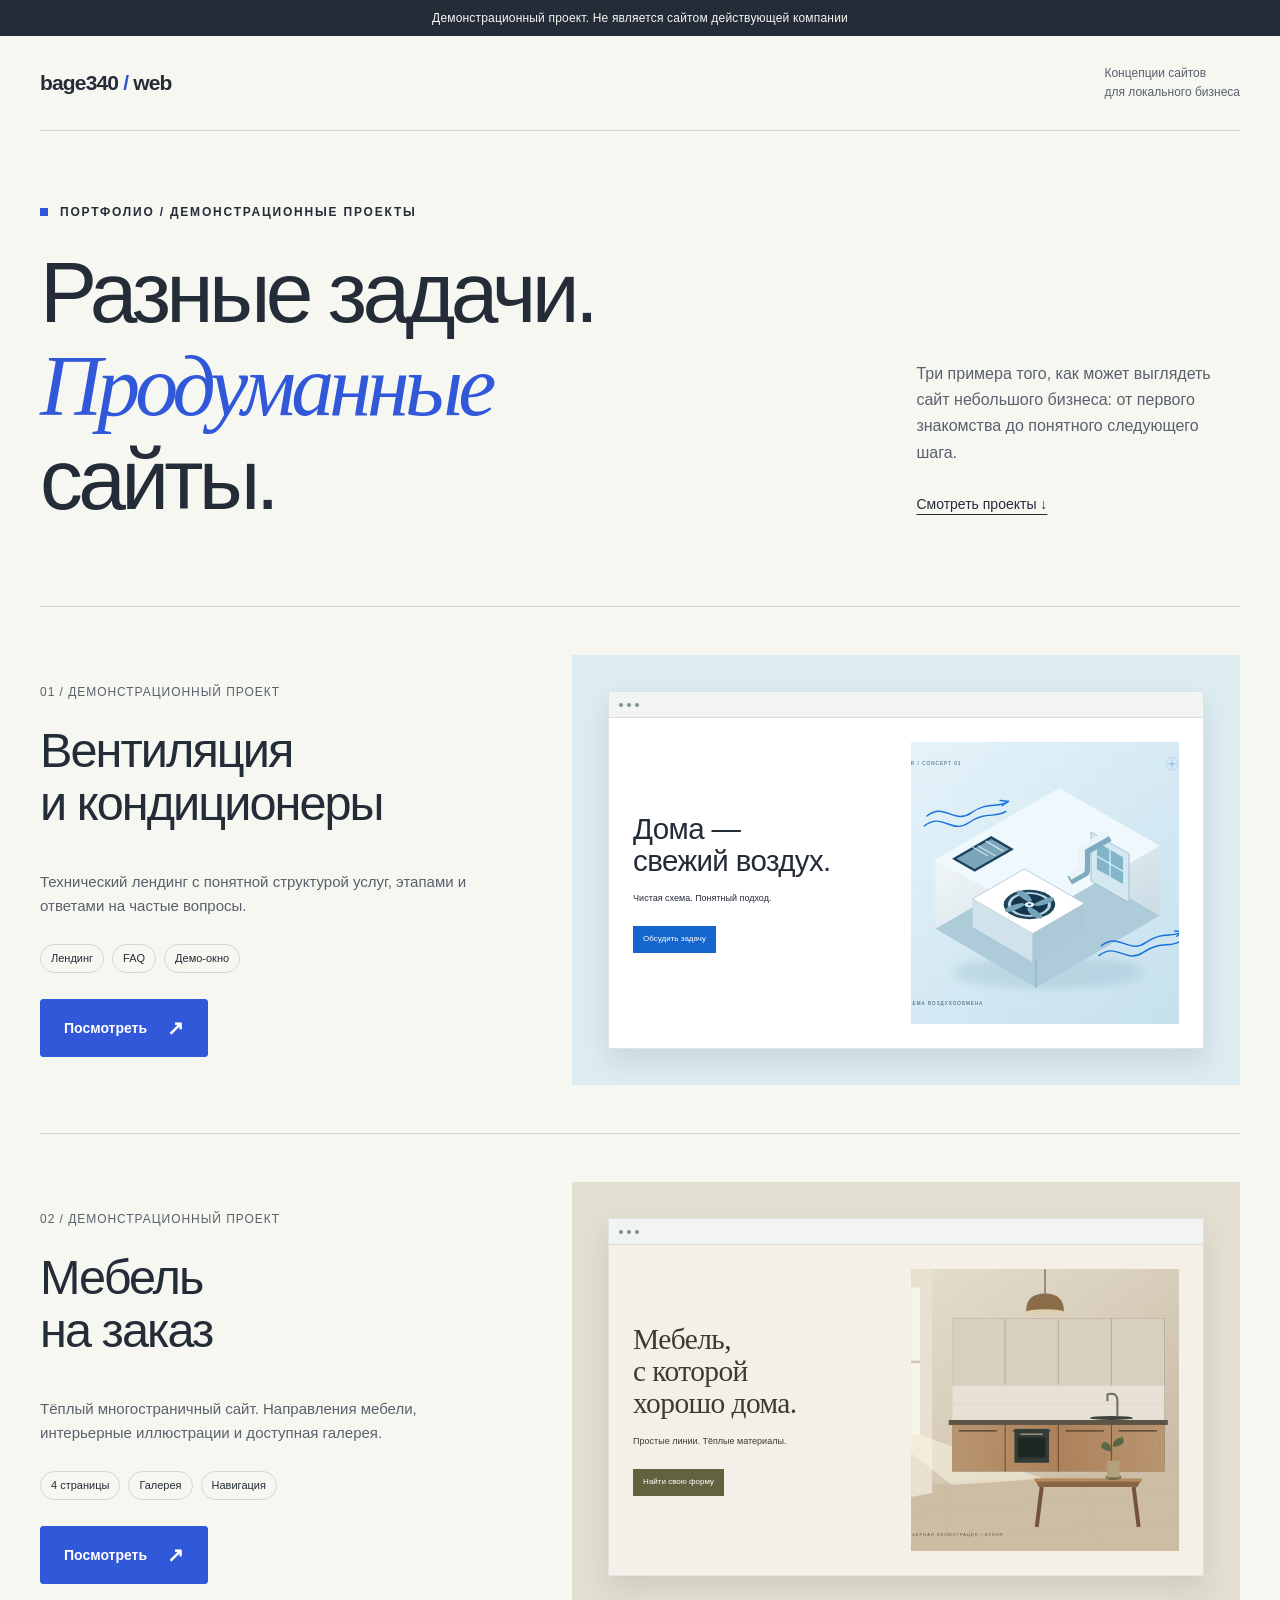
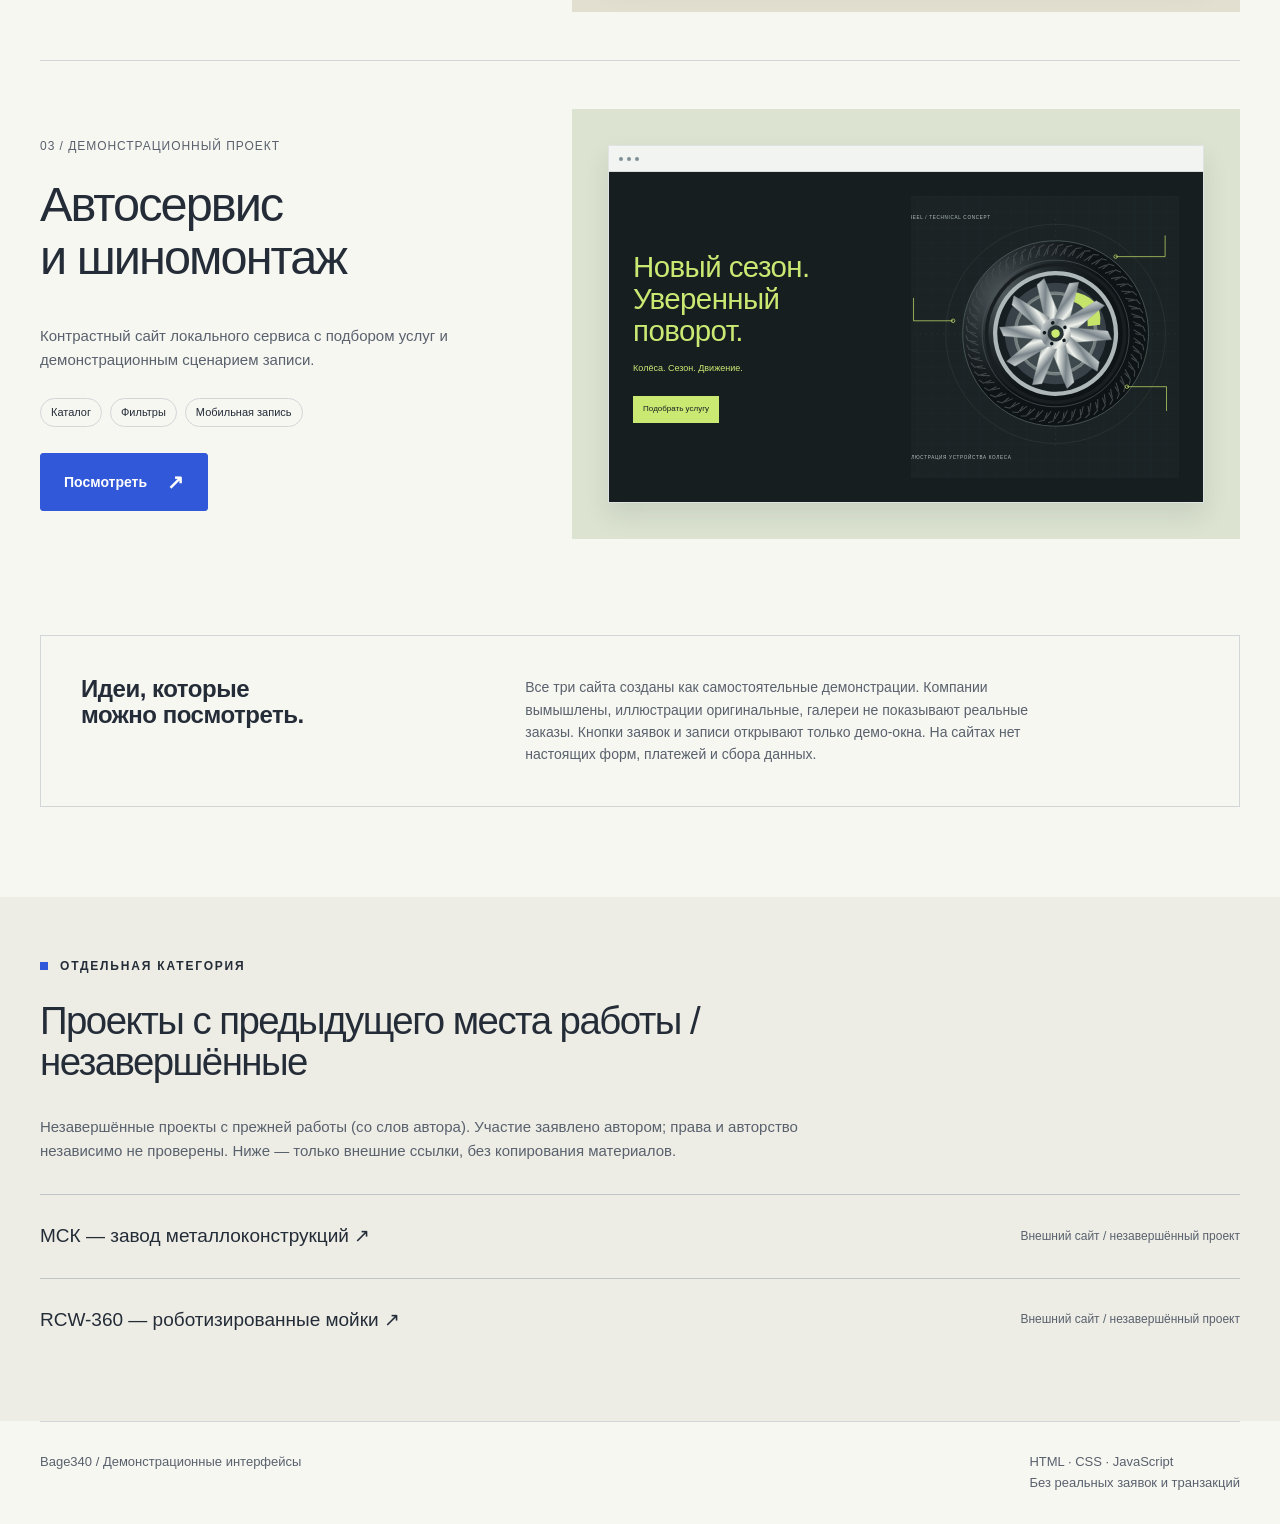
<file: portfolio-dist/index.html>
<!doctype html>
<html lang="ru">
<head>
  <meta charset="utf-8">
  <meta name="viewport" content="width=device-width, initial-scale=1">
  <title>Примеры сайтов — портфолио Bage340</title>
  <meta name="description" content="Три авторских демонстрационных сайта: вентиляция, мебель и шиномонтаж. HTML, CSS и JavaScript; без реальных компаний и заявок.">
  <meta name="theme-color" content="#f7f7f2">
  <link rel="icon" href="shared/favicon.svg" type="image/svg+xml">
  <link rel="stylesheet" href="shared/base.css">
  <link rel="stylesheet" href="style.css">
  <script src="shared/ui.js" defer></script>
</head>
<body>
<a class="skip" href="#main">К содержимому</a>
<p class="demo-notice">Демонстрационный проект. Не является сайтом действующей компании</p>

<header class="header wrap portfolio-header"><a class="portfolio-logo" href="index.html">bage340<span aria-hidden="true" style="color:var(--accent)"> / </span>web</a><p>Концепции сайтов<br>для локального бизнеса</p></header>
<main id="main">
<section class="portfolio-hero wrap"><div><p class="eyebrow">Портфолио / демонстрационные проекты</p><h1>Разные задачи.<br><em>Продуманные</em><br>сайты.</h1></div><div><p class="lead">Три примера того, как может выглядеть сайт небольшого бизнеса: от первого знакомства до понятного следующего шага.</p><a class="back-link" href="#projects">Смотреть проекты ↓</a></div></section>
<section class="wrap" id="projects" aria-label="Три демонстрационных сайта"><article class="work-row"><div class="work-copy"><span class="number">01 / ДЕМОНСТРАЦИОННЫЙ ПРОЕКТ</span><h2>Вентиляция<br>и кондиционеры</h2><p>Технический лендинг с понятной структурой услуг, этапами и ответами на частые вопросы.</p><ul><li class="tag">Лендинг</li><li class="tag">FAQ</li><li class="tag">Демо-окно</li></ul><a class="button" href="ventilation/">Посмотреть</a></div><a class="work-preview preview-vent" href="ventilation/" aria-label="Открыть демо: Вентиляция и кондиционеры"><div class="preview-browser"><div class="preview-bar" aria-hidden="true"><i></i><i></i><i></i></div><div class="preview-content" aria-hidden="true"><div><h3>Дома —<br>свежий воздух.</h3><p>Чистая схема. Понятный подход.</p><span class="mini-button">Обсудить задачу</span></div><img src="ventilation/assets/air-system.svg" alt="" width="900" height="800" loading="lazy"></div></div></a></article><article class="work-row"><div class="work-copy"><span class="number">02 / ДЕМОНСТРАЦИОННЫЙ ПРОЕКТ</span><h2>Мебель<br>на заказ</h2><p>Тёплый многостраничный сайт. Направления мебели, интерьерные иллюстрации и доступная галерея.</p><ul><li class="tag">4 страницы</li><li class="tag">Галерея</li><li class="tag">Навигация</li></ul><a class="button" href="furniture/">Посмотреть</a></div><a class="work-preview preview-furniture" href="furniture/" aria-label="Открыть демо: Мебель на заказ"><div class="preview-browser"><div class="preview-bar" aria-hidden="true"><i></i><i></i><i></i></div><div class="preview-content" aria-hidden="true"><div><h3>Мебель,<br>с которой<br>хорошо дома.</h3><p>Простые линии. Тёплые материалы.</p><span class="mini-button">Найти свою форму</span></div><img src="furniture/assets/kitchen.svg" alt="" width="1000" height="850" loading="lazy"></div></div></a></article><article class="work-row"><div class="work-copy"><span class="number">03 / ДЕМОНСТРАЦИОННЫЙ ПРОЕКТ</span><h2>Автосервис<br>и шиномонтаж</h2><p>Контрастный сайт локального сервиса с подбором услуг и демонстрационным сценарием записи.</p><ul><li class="tag">Каталог</li><li class="tag">Фильтры</li><li class="tag">Мобильная запись</li></ul><a class="button" href="autoservice/">Посмотреть</a></div><a class="work-preview preview-auto" href="autoservice/" aria-label="Открыть демо: Автосервис и шиномонтаж"><div class="preview-browser"><div class="preview-bar" aria-hidden="true"><i></i><i></i><i></i></div><div class="preview-content" aria-hidden="true"><div><h3>Новый сезон.<br>Уверенный<br>поворот.</h3><p>Колёса. Сезон. Движение.</p><span class="mini-button">Подобрать услугу</span></div><img src="autoservice/assets/wheel.svg" alt="" width="900" height="800" loading="lazy"></div></div></a></article></section>
<div class="wrap portfolio-note"><h3>Идеи, которые<br>можно посмотреть.</h3><p>Все три сайта созданы как самостоятельные демонстрации. Компании вымышлены, иллюстрации оригинальные, галереи не показывают реальные заказы. Кнопки заявок и записи открывают только демо-окна. На сайтах нет настоящих форм, платежей и сбора данных.</p></div>
<!-- PRIOR_WORK_START -->
<section class="prior-work" id="prior-work"><div class="wrap"><p class="eyebrow">Отдельная категория</p><h2>Проекты с предыдущего места работы / незавершённые</h2><p class="lead">Незавершённые проекты с прежней работы (со слов автора). Участие заявлено автором; права и авторство независимо не проверены. Ниже — только внешние ссылки, без копирования материалов.</p><div class="prior-links"><a href="https://msk.etln-rcw.ru/" target="_blank" rel="noopener noreferrer">МСК — завод металлоконструкций ↗<span>Внешний сайт / незавершённый проект</span></a><a href="https://new.etln-rcw.ru/" target="_blank" rel="noopener noreferrer">RCW-360 — роботизированные мойки ↗<span>Внешний сайт / незавершённый проект</span></a></div></div></section>
<!-- PRIOR_WORK_END -->
</main><footer class="footer wrap"><p>Bage340 / Демонстрационные интерфейсы</p><p>HTML · CSS · JavaScript<br>Без реальных заявок и транзакций</p></footer></body></html>
</file>
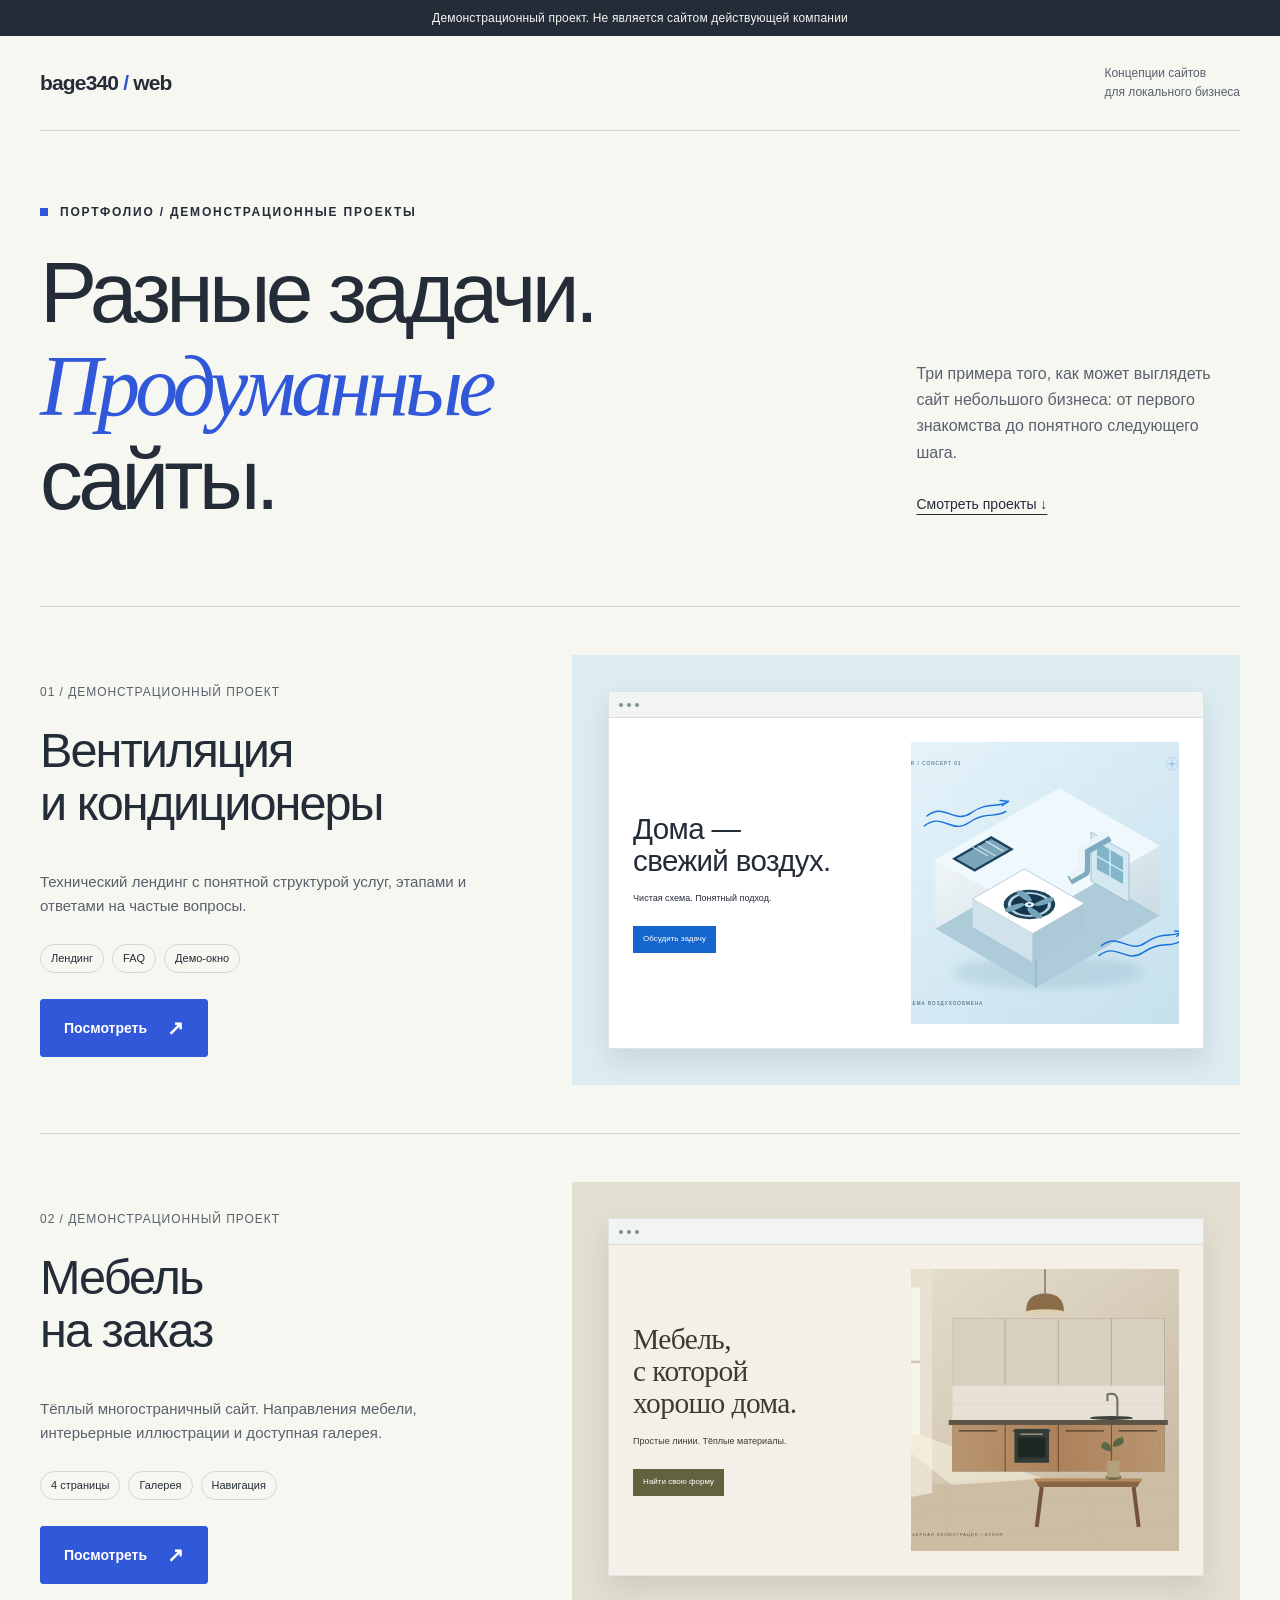
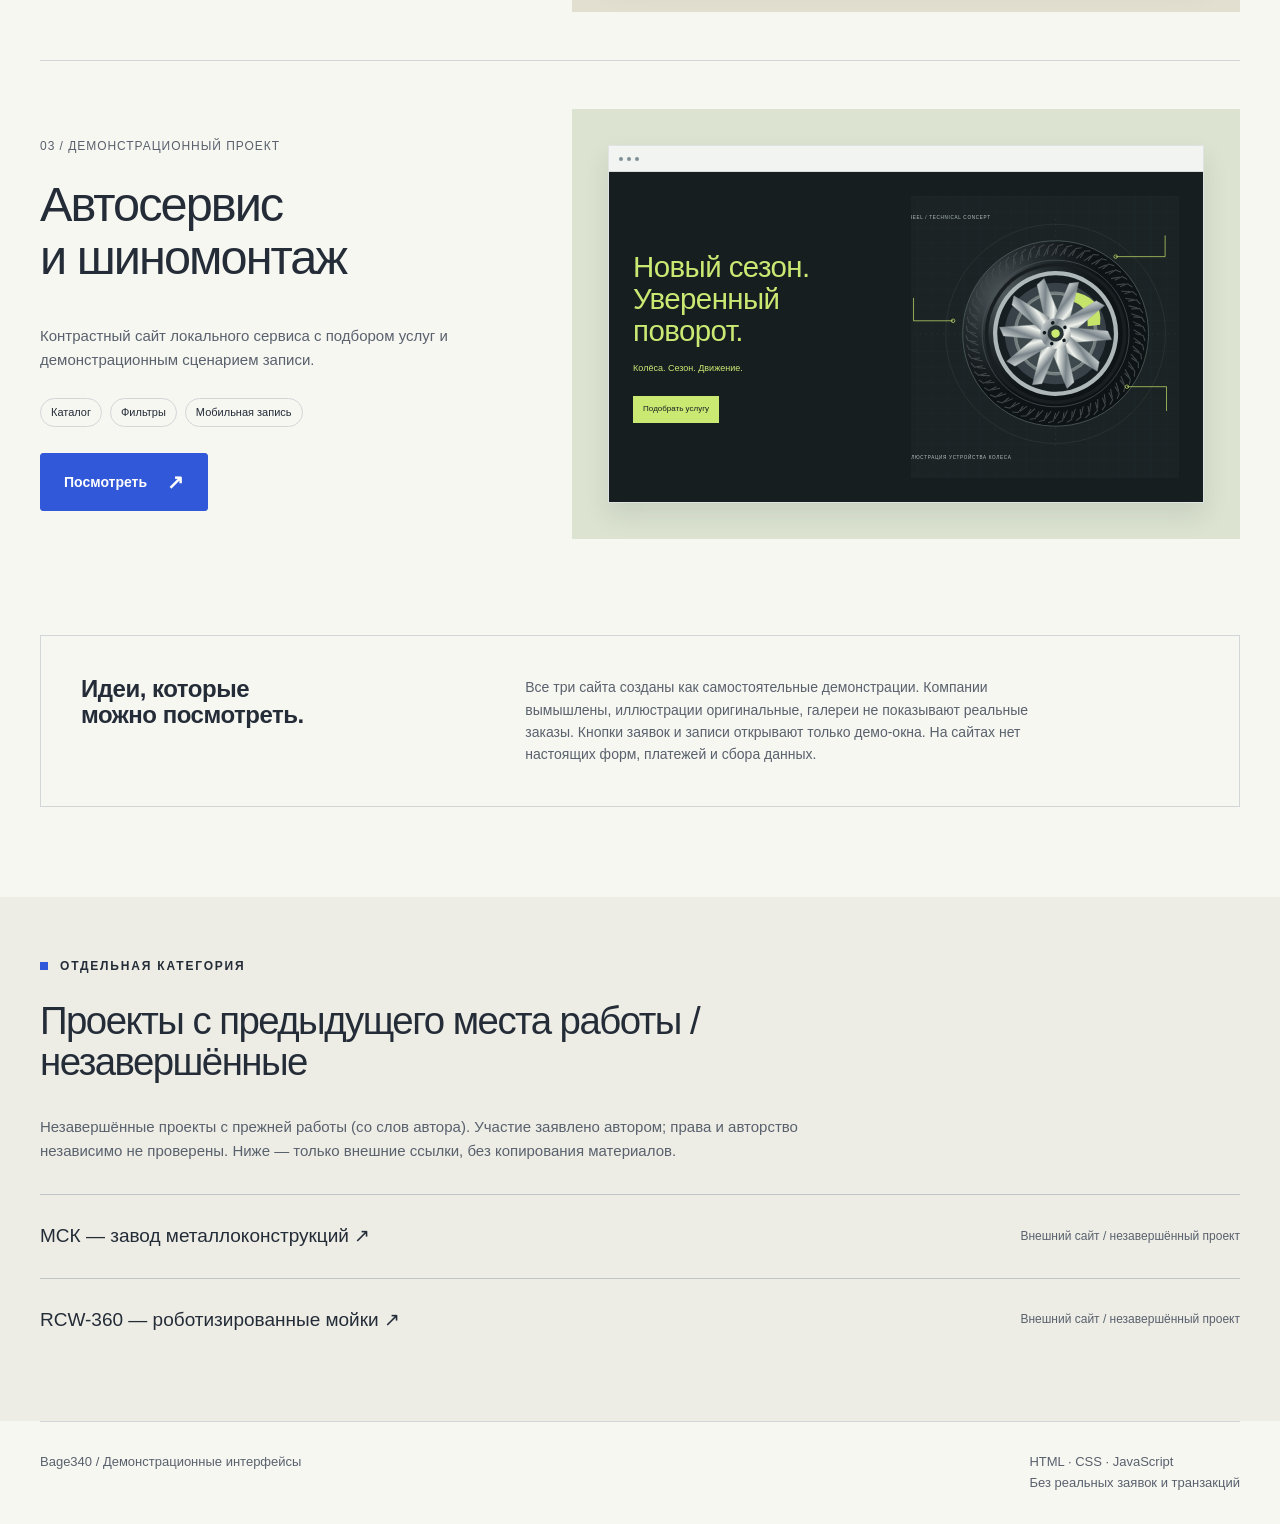
<file: portfolio-src/index.html>
<!doctype html>
<html lang="ru">
<head>
  <meta charset="utf-8">
  <meta name="viewport" content="width=device-width, initial-scale=1">
  <title>Примеры сайтов — портфолио Bage340</title>
  <meta name="description" content="Три авторских демонстрационных сайта: вентиляция, мебель и шиномонтаж. HTML, CSS и JavaScript; без реальных компаний и заявок.">
  <meta name="theme-color" content="#f7f7f2">
  <link rel="icon" href="../shared/favicon.svg" type="image/svg+xml">
  <link rel="stylesheet" href="../shared/base.css">
  <link rel="stylesheet" href="style.css">
  <script src="../shared/ui.js" defer></script>
</head>
<body>
<a class="skip" href="#main">К содержимому</a>
<p class="demo-notice">Демонстрационный проект. Не является сайтом действующей компании</p>

<header class="header wrap portfolio-header"><a class="portfolio-logo" href="index.html">bage340<span aria-hidden="true" style="color:var(--accent)"> / </span>web</a><p>Концепции сайтов<br>для локального бизнеса</p></header>
<main id="main">
<section class="portfolio-hero wrap"><div><p class="eyebrow">Портфолио / демонстрационные проекты</p><h1>Разные задачи.<br><em>Продуманные</em><br>сайты.</h1></div><div><p class="lead">Три примера того, как может выглядеть сайт небольшого бизнеса: от первого знакомства до понятного следующего шага.</p><a class="back-link" href="#projects">Смотреть проекты ↓</a></div></section>
<section class="wrap" id="projects" aria-label="Три демонстрационных сайта"><article class="work-row"><div class="work-copy"><span class="number">01 / ДЕМОНСТРАЦИОННЫЙ ПРОЕКТ</span><h2>Вентиляция<br>и кондиционеры</h2><p>Технический лендинг с понятной структурой услуг, этапами и ответами на частые вопросы.</p><ul><li class="tag">Лендинг</li><li class="tag">FAQ</li><li class="tag">Демо-окно</li></ul><a class="button" href="../demo-ventilation/">Посмотреть</a></div><a class="work-preview preview-vent" href="../demo-ventilation/" aria-label="Открыть демо: Вентиляция и кондиционеры"><div class="preview-browser"><div class="preview-bar" aria-hidden="true"><i></i><i></i><i></i></div><div class="preview-content" aria-hidden="true"><div><h3>Дома —<br>свежий воздух.</h3><p>Чистая схема. Понятный подход.</p><span class="mini-button">Обсудить задачу</span></div><img src="../demo-ventilation/assets/air-system.svg" alt="" width="900" height="800" loading="lazy"></div></div></a></article><article class="work-row"><div class="work-copy"><span class="number">02 / ДЕМОНСТРАЦИОННЫЙ ПРОЕКТ</span><h2>Мебель<br>на заказ</h2><p>Тёплый многостраничный сайт. Направления мебели, интерьерные иллюстрации и доступная галерея.</p><ul><li class="tag">4 страницы</li><li class="tag">Галерея</li><li class="tag">Навигация</li></ul><a class="button" href="../demo-furniture/">Посмотреть</a></div><a class="work-preview preview-furniture" href="../demo-furniture/" aria-label="Открыть демо: Мебель на заказ"><div class="preview-browser"><div class="preview-bar" aria-hidden="true"><i></i><i></i><i></i></div><div class="preview-content" aria-hidden="true"><div><h3>Мебель,<br>с которой<br>хорошо дома.</h3><p>Простые линии. Тёплые материалы.</p><span class="mini-button">Найти свою форму</span></div><img src="../demo-furniture/assets/kitchen.svg" alt="" width="1000" height="850" loading="lazy"></div></div></a></article><article class="work-row"><div class="work-copy"><span class="number">03 / ДЕМОНСТРАЦИОННЫЙ ПРОЕКТ</span><h2>Автосервис<br>и шиномонтаж</h2><p>Контрастный сайт локального сервиса с подбором услуг и демонстрационным сценарием записи.</p><ul><li class="tag">Каталог</li><li class="tag">Фильтры</li><li class="tag">Мобильная запись</li></ul><a class="button" href="../demo-autoservice/">Посмотреть</a></div><a class="work-preview preview-auto" href="../demo-autoservice/" aria-label="Открыть демо: Автосервис и шиномонтаж"><div class="preview-browser"><div class="preview-bar" aria-hidden="true"><i></i><i></i><i></i></div><div class="preview-content" aria-hidden="true"><div><h3>Новый сезон.<br>Уверенный<br>поворот.</h3><p>Колёса. Сезон. Движение.</p><span class="mini-button">Подобрать услугу</span></div><img src="../demo-autoservice/assets/wheel.svg" alt="" width="900" height="800" loading="lazy"></div></div></a></article></section>
<div class="wrap portfolio-note"><h3>Идеи, которые<br>можно посмотреть.</h3><p>Все три сайта созданы как самостоятельные демонстрации. Компании вымышлены, иллюстрации оригинальные, галереи не показывают реальные заказы. Кнопки заявок и записи открывают только демо-окна. На сайтах нет настоящих форм, платежей и сбора данных.</p></div>
<!-- PRIOR_WORK_START -->
<section class="prior-work" id="prior-work"><div class="wrap"><p class="eyebrow">Отдельная категория</p><h2>Проекты с предыдущего места работы / незавершённые</h2><p class="lead">Незавершённые проекты с прежней работы (со слов автора). Участие заявлено автором; права и авторство независимо не проверены. Ниже — только внешние ссылки, без копирования материалов.</p><div class="prior-links"><a href="https://msk.etln-rcw.ru/" target="_blank" rel="noopener noreferrer">МСК — завод металлоконструкций ↗<span>Внешний сайт / незавершённый проект</span></a><a href="https://new.etln-rcw.ru/" target="_blank" rel="noopener noreferrer">RCW-360 — роботизированные мойки ↗<span>Внешний сайт / незавершённый проект</span></a></div></div></section>
<!-- PRIOR_WORK_END -->
</main><footer class="footer wrap"><p>Bage340 / Демонстрационные интерфейсы</p><p>HTML · CSS · JavaScript<br>Без реальных заявок и транзакций</p></footer></body></html>
</file>
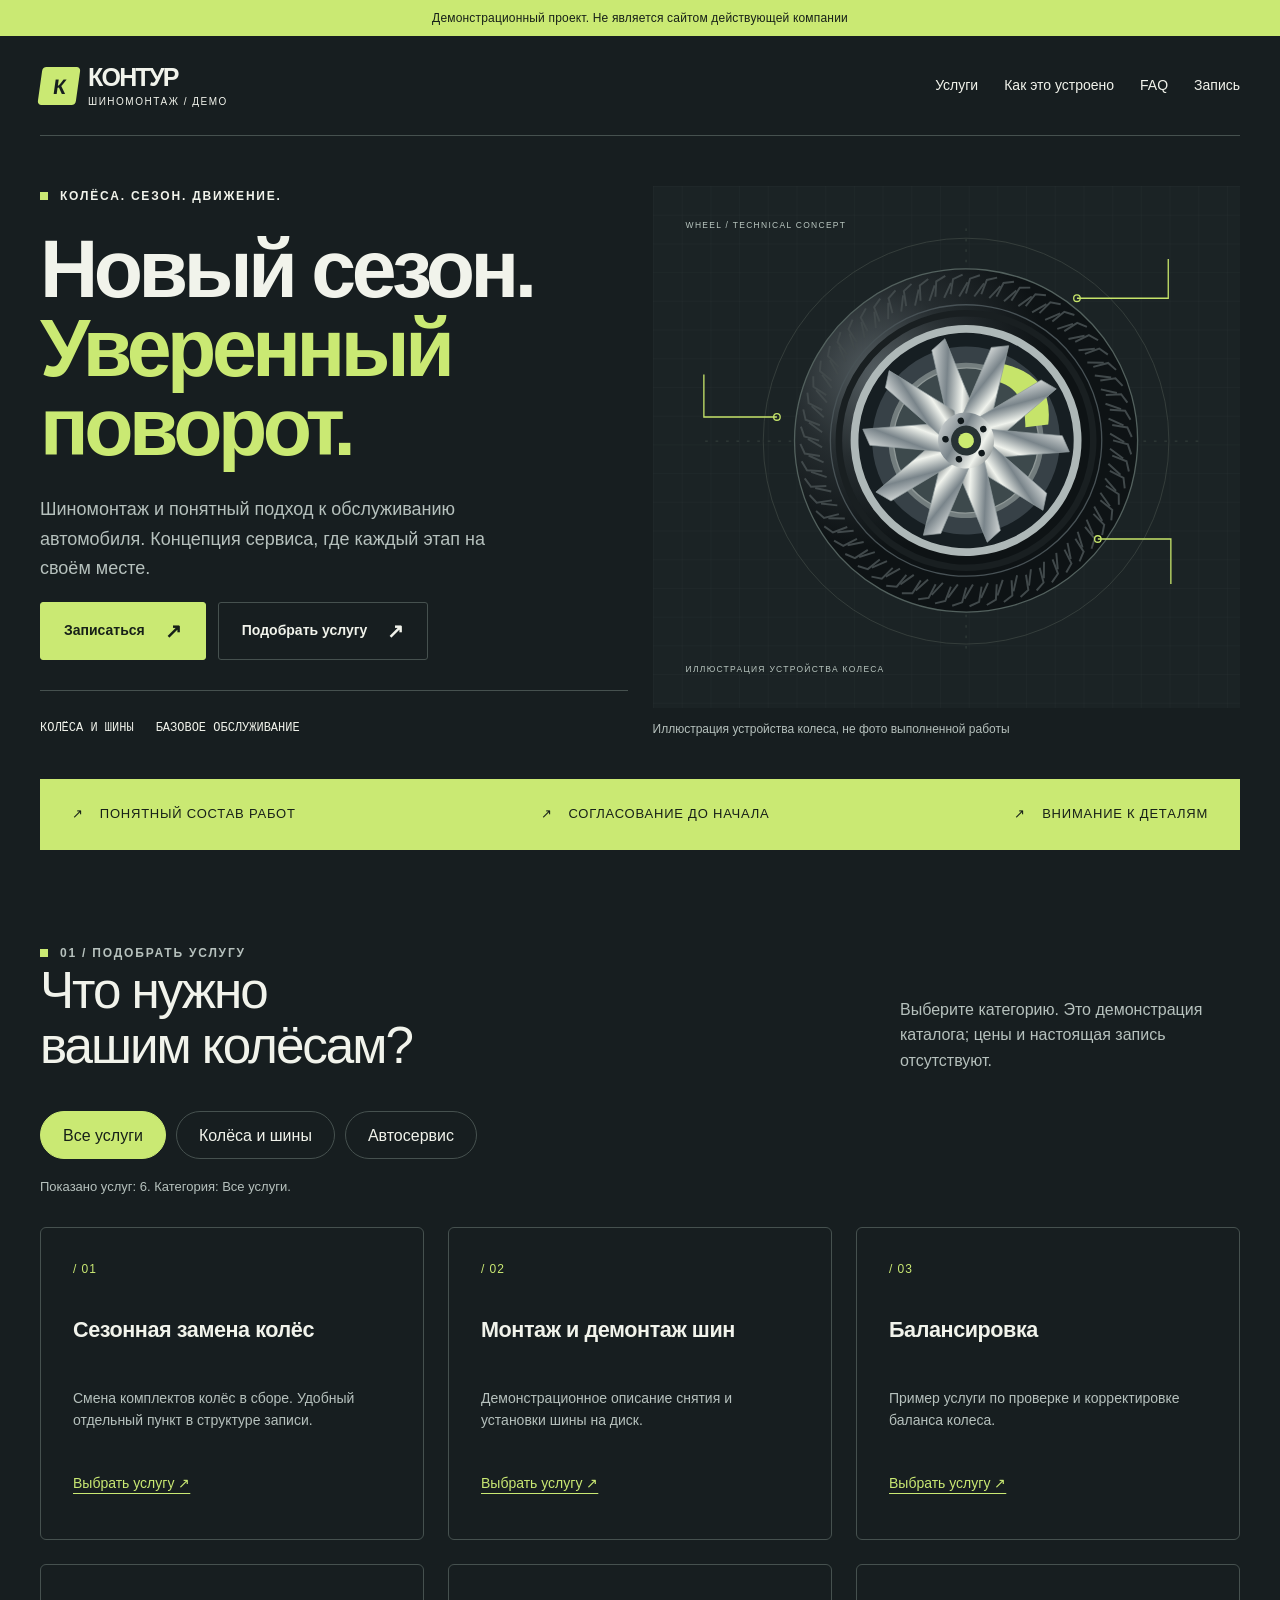
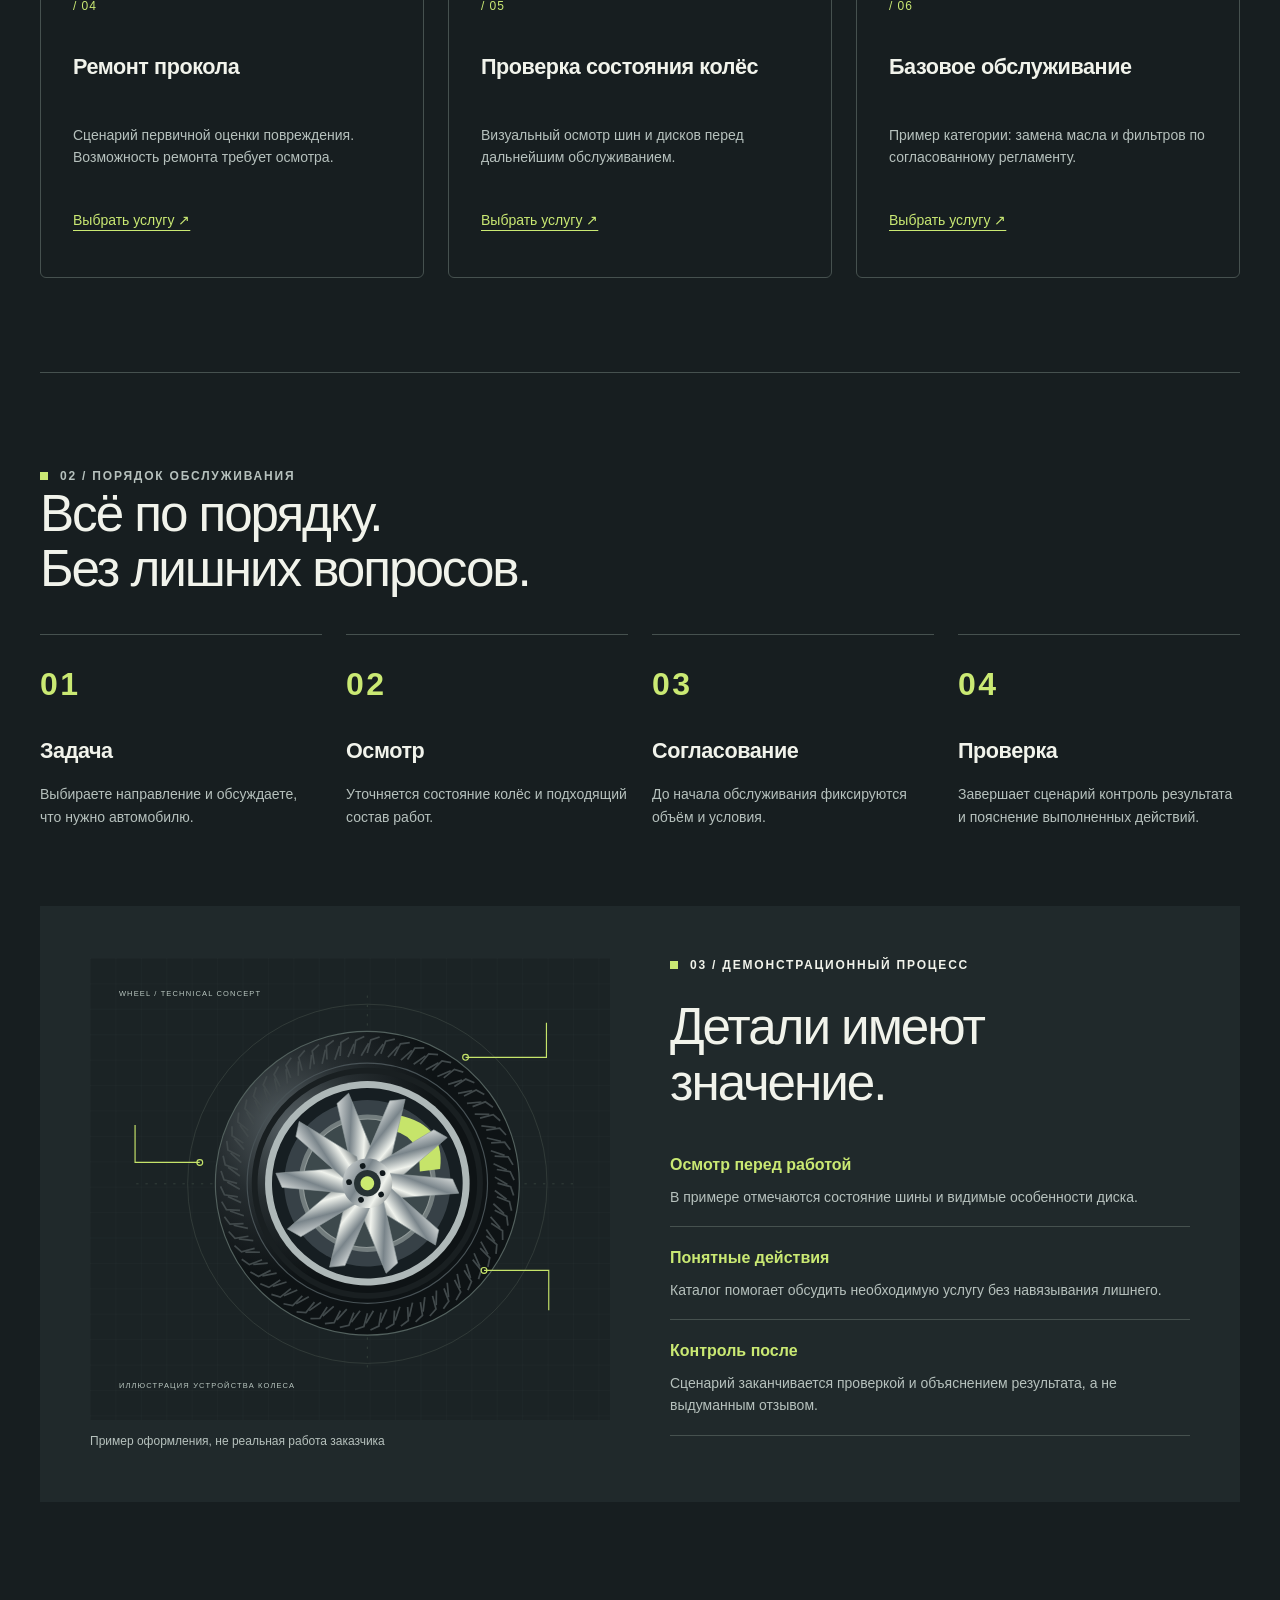
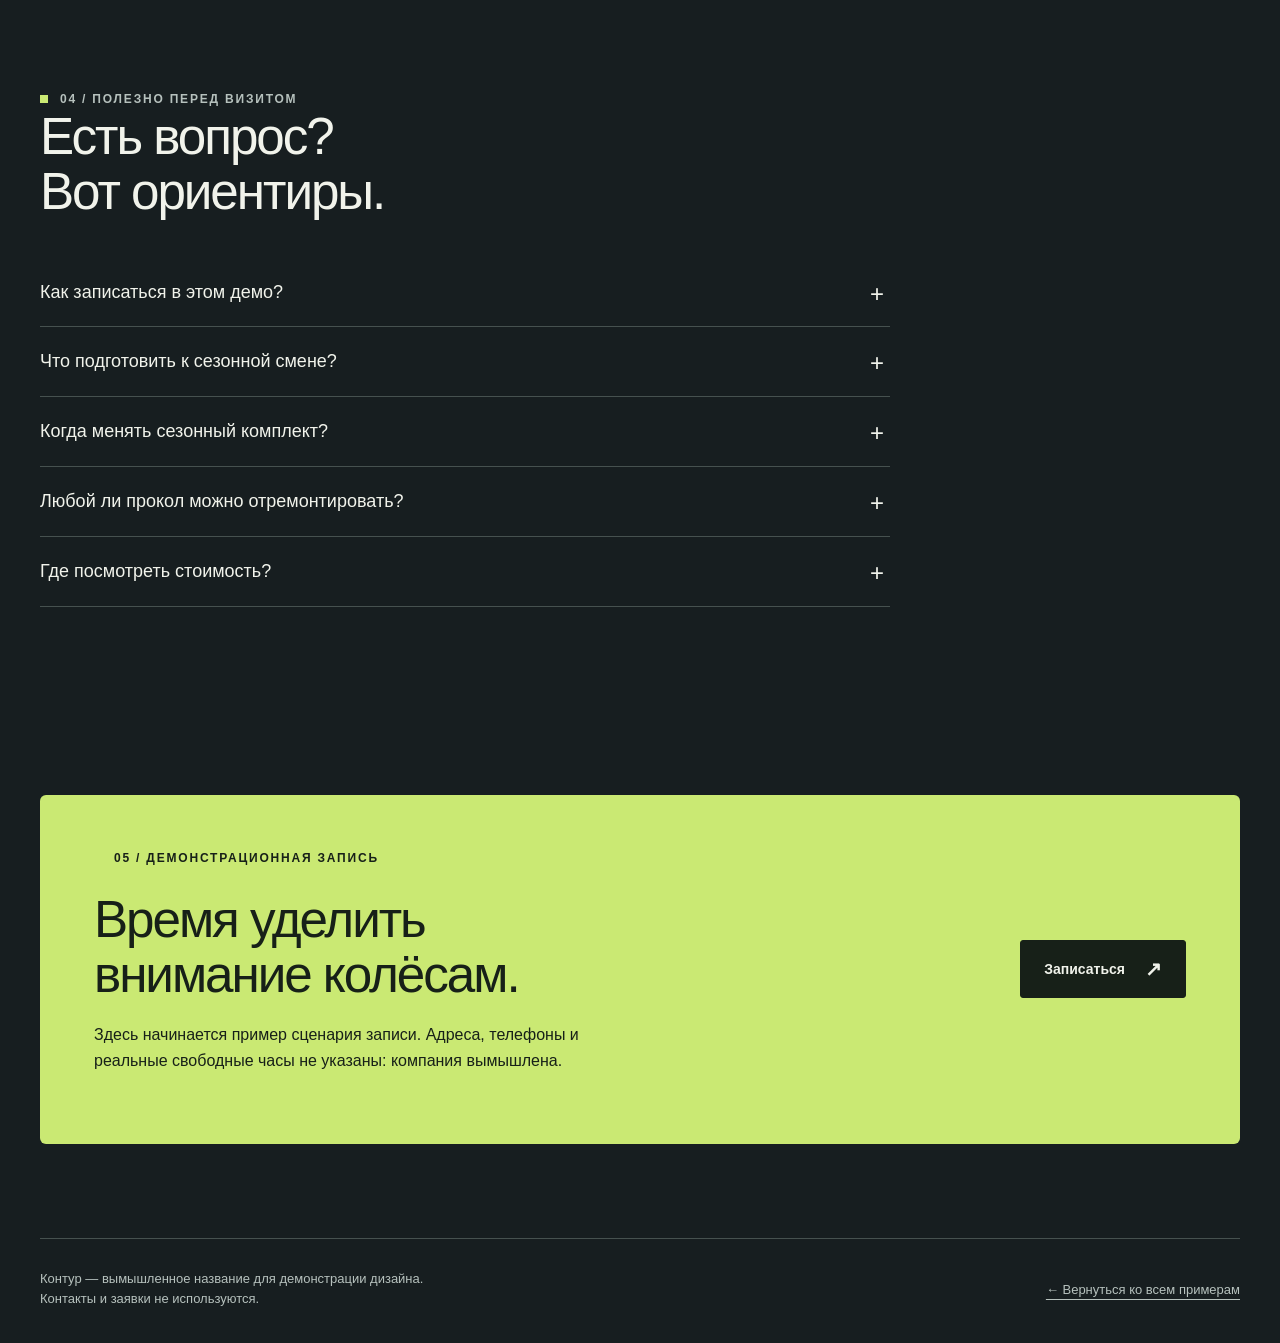
<file: portfolio-dist/autoservice/index.html>
<!doctype html>
<html lang="ru">
<head>
  <meta charset="utf-8">
  <meta name="viewport" content="width=device-width, initial-scale=1">
  <title>Контур — шиномонтаж и автосервис | Демо</title>
  <meta name="description" content="Демонстрационный сайт шиномонтажа: каталог, интерактивный подбор услуг, этапы и FAQ. Запись ненастоящая.">
  <meta name="theme-color" content="#171e20">
  <link rel="icon" href="../shared/favicon.svg" type="image/svg+xml">
  <link rel="stylesheet" href="../shared/base.css">
  <link rel="stylesheet" href="style.css">
  <script src="../shared/ui.js" defer></script>
</head>
<body>
<a class="skip" href="#main">К содержимому</a>
<p class="demo-notice">Демонстрационный проект. Не является сайтом действующей компании</p>
<header class="header wrap auto-header">
  <a class="brand" href="index.html"><span class="brand-mark" aria-hidden="true">К</span><span>КОНТУР<small>ШИНОМОНТАЖ / ДЕМО</small></span></a>
  <button class="menu-toggle" type="button" data-menu-toggle aria-controls="navigation" aria-expanded="false">Меню</button>
  <nav class="nav" id="navigation" aria-label="Основная навигация"><a href="#services">Услуги</a><a href="#process">Как это устроено</a><a href="#faq">FAQ</a><a href="#contacts">Запись</a></nav>
</header>
<main id="main">
<section class="auto-hero wrap"><div><p class="eyebrow">Колёса. Сезон. Движение.</p><h1>Новый сезон.<br><span>Уверенный<br>поворот.</span></h1><p class="lead">Шиномонтаж и понятный подход к обслуживанию автомобиля. Концепция сервиса, где каждый этап на своём месте.</p><div class="actions"><button class="button" type="button" data-demo>Записаться</button><a class="button secondary" href="#services">Подобрать услугу</a></div><div class="hero-spec"><span>Колёса и шины</span><span>Базовое обслуживание</span></div></div>
<figure><img src="assets/wheel.svg" alt="Авторская техническая иллюстрация колеса, диска и элементов тормозного механизма" width="900" height="800"><figcaption class="caption">Иллюстрация устройства колеса, не фото выполненной работы</figcaption></figure></section>
<div class="wrap auto-band" aria-label="Принципы демонстрационного сервиса"><span>Понятный состав работ</span><span>Согласование до начала</span><span>Внимание к деталям</span></div>
<section class="section wrap auto-services" id="services"><div class="section-heading"><div><p class="eyebrow">01 / Подобрать услугу</p><h2>Что нужно<br>вашим колёсам?</h2></div><p>Выберите категорию. Это демонстрация каталога; цены и настоящая запись отсутствуют.</p></div>
<div class="filters" role="group" aria-label="Категория услуг"><button type="button" data-filter="all" aria-pressed="true">Все услуги</button><button type="button" data-filter="wheels" aria-pressed="false">Колёса и шины</button><button type="button" data-filter="maintenance" aria-pressed="false">Автосервис</button></div>
<p class="filter-status" data-filter-status aria-live="polite" aria-atomic="true">Показано услуг: 6. Категория: Все услуги.</p>
<div class="grid"><article class="card" data-category="wheels"><span class="number">/ 01</span><h3>Сезонная замена колёс</h3><p>Смена комплектов колёс в сборе. Удобный отдельный пункт в структуре записи.</p><button type="button" data-demo aria-label="Демо-запись: Сезонная замена колёс">Выбрать услугу ↗</button></article><article class="card" data-category="wheels"><span class="number">/ 02</span><h3>Монтаж и демонтаж шин</h3><p>Демонстрационное описание снятия и установки шины на диск.</p><button type="button" data-demo aria-label="Демо-запись: Монтаж и демонтаж шин">Выбрать услугу ↗</button></article><article class="card" data-category="wheels"><span class="number">/ 03</span><h3>Балансировка</h3><p>Пример услуги по проверке и корректировке баланса колеса.</p><button type="button" data-demo aria-label="Демо-запись: Балансировка">Выбрать услугу ↗</button></article><article class="card" data-category="wheels"><span class="number">/ 04</span><h3>Ремонт прокола</h3><p>Сценарий первичной оценки повреждения. Возможность ремонта требует осмотра.</p><button type="button" data-demo aria-label="Демо-запись: Ремонт прокола">Выбрать услугу ↗</button></article><article class="card" data-category="wheels"><span class="number">/ 05</span><h3>Проверка состояния колёс</h3><p>Визуальный осмотр шин и дисков перед дальнейшим обслуживанием.</p><button type="button" data-demo aria-label="Демо-запись: Проверка состояния колёс">Выбрать услугу ↗</button></article><article class="card" data-category="maintenance"><span class="number">/ 06</span><h3>Базовое обслуживание</h3><p>Пример категории: замена масла и фильтров по согласованному регламенту.</p><button type="button" data-demo aria-label="Демо-запись: Базовое обслуживание">Выбрать услугу ↗</button></article></div></section>
<section class="section wrap" id="process"><div class="section-heading"><div><p class="eyebrow">02 / Порядок обслуживания</p><h2>Всё по порядку.<br>Без лишних вопросов.</h2></div></div>
<ol class="grid four auto-process"><li><span class="number">01</span><h3>Задача</h3><p>Выбираете направление и обсуждаете, что нужно автомобилю.</p></li><li><span class="number">02</span><h3>Осмотр</h3><p>Уточняется состояние колёс и подходящий состав работ.</p></li><li><span class="number">03</span><h3>Согласование</h3><p>До начала обслуживания фиксируются объём и условия.</p></li><li><span class="number">04</span><h3>Проверка</h3><p>Завершает сценарий контроль результата и пояснение выполненных действий.</p></li></ol>
<div class="auto-example"><figure><img src="assets/wheel.svg" alt="Схематический пример осмотра колеса и диска" width="900" height="800" loading="lazy"><figcaption class="caption">Пример оформления, не реальная работа заказчика</figcaption></figure><div><p class="eyebrow">03 / Демонстрационный процесс</p><h2>Детали имеют<br>значение.</h2><ul class="benefit-list"><li><strong>Осмотр перед работой</strong><p>В примере отмечаются состояние шины и видимые особенности диска.</p></li><li><strong>Понятные действия</strong><p>Каталог помогает обсудить необходимую услугу без навязывания лишнего.</p></li><li><strong>Контроль после</strong><p>Сценарий заканчивается проверкой и объяснением результата, а не выдуманным отзывом.</p></li></ul></div></div></section>
<section class="section wrap" id="faq"><div class="section-heading"><div><p class="eyebrow">04 / Полезно перед визитом</p><h2>Есть вопрос?<br>Вот ориентиры.</h2></div></div><div class="faq"><details><summary>Как записаться в этом демо?</summary><p>Никак: реальной записи здесь нет. Кнопка открывает окно с предупреждением и не отправляет данные.</p></details>
<details><summary>Что подготовить к сезонной смене?</summary><p>Для реального визита заранее уточняют, нужны ли шины отдельно или комплект колёс в сборе, и сообщают об известных повреждениях. Это пример справочного контента.</p></details>
<details><summary>Когда менять сезонный комплект?</summary><p>Условия зависят от погоды, типа шин и требований эксплуатации. Этот демонстрационный сайт не устанавливает дату и не заменяет рекомендации производителя.</p></details>
<details><summary>Любой ли прокол можно отремонтировать?</summary><p>Нет. Возможность ремонта зависит от характера и расположения повреждения. В реальном сервисе решение принимают после осмотра.</p></details>
<details><summary>Где посмотреть стоимость?</summary><p>На странице показана структура каталога без реальных цен. Коммерческих предложений и гарантий в демо нет.</p></details></div></section>
<section class="section wrap" id="contacts"><div class="contact auto-contact"><div><p class="eyebrow">05 / Демонстрационная запись</p><h2>Время уделить<br>внимание колёсам.</h2><p>Здесь начинается пример сценария записи. Адреса, телефоны и реальные свободные часы не указаны: компания вымышлена.</p></div><button class="button" type="button" data-demo>Записаться</button></div></section>
<div class="mobile-book"><button class="button" type="button" data-demo>Записаться · демо</button></div>
</main>
<footer class="footer wrap">
  <p>Контур — вымышленное название для демонстрации дизайна.<br>Контакты и заявки не используются.</p>
  <a class="back-link" href="../index.html">← Вернуться ко всем примерам</a>
</footer>
<dialog id="demo-dialog" aria-labelledby="demo-title" aria-describedby="demo-text">
  <button class="close" type="button" data-close autofocus>Закрыть ×</button>
  <p class="eyebrow">Только пример интерфейса</p>
  <h2 id="demo-title">Знакомство с демо</h2>
  <p id="demo-text">Это демонстрационный сайт, заявки не отправляются</p>
  <p>Здесь мог бы начаться диалог с компанией. В этом примере нет настоящей записи, контактов или сбора персональных данных.</p>
</dialog>
<noscript><p class="wrap">JavaScript выключен: меню и FAQ доступны, демонстрационные окна и подбор услуг требуют JavaScript. Заявки не принимаются.</p></noscript>
</body></html>
</file>
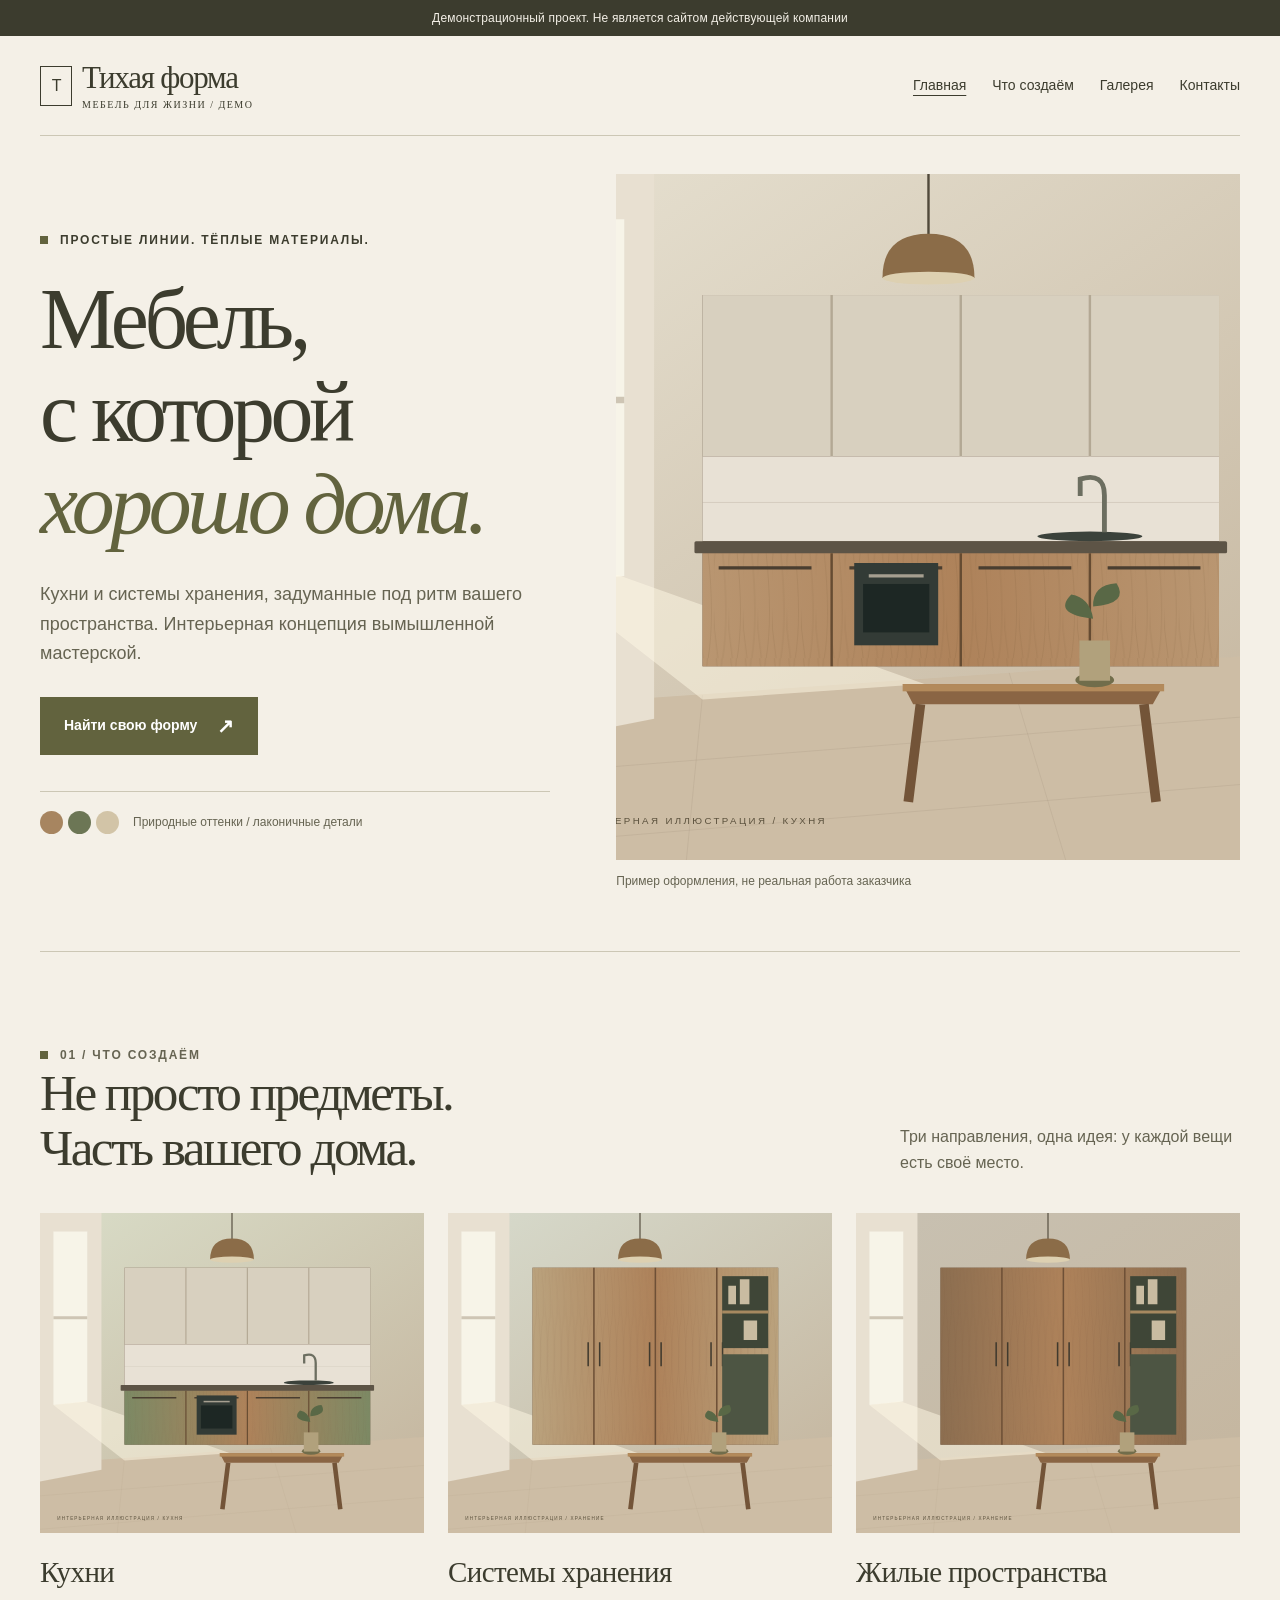
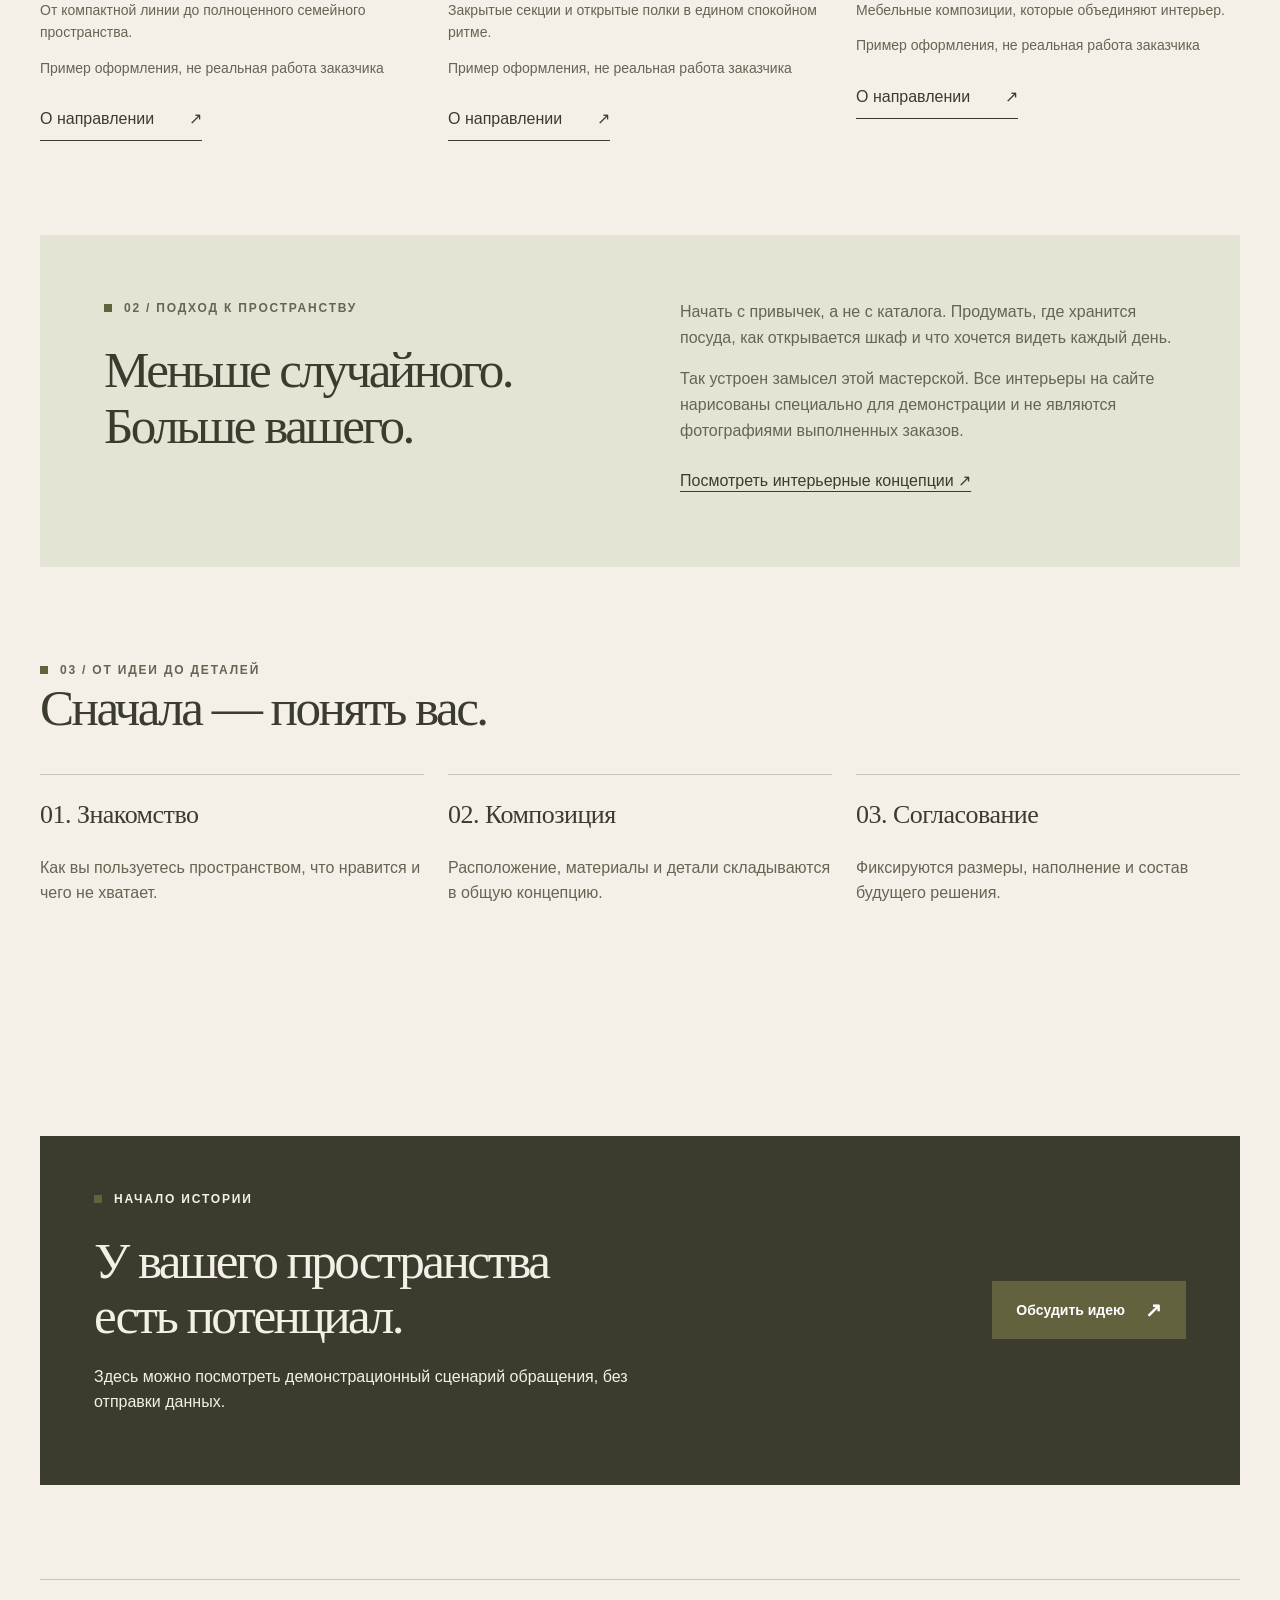
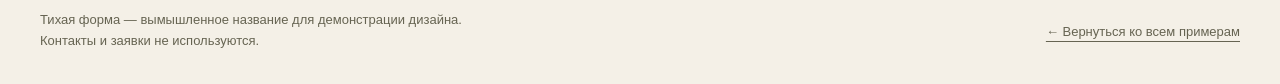
<file: portfolio-dist/furniture/index.html>
<!doctype html>
<html lang="ru">
<head>
  <meta charset="utf-8">
  <meta name="viewport" content="width=device-width, initial-scale=1">
  <title>Тихая форма — мебель под пространство | Демо</title>
  <meta name="description" content="Концепция мебельной мастерской: тёплый интерьерный дизайн, примеры кухонь и систем хранения. Демонстрационный проект.">
  <meta name="theme-color" content="#f4f0e7">
  <link rel="icon" href="../shared/favicon.svg" type="image/svg+xml">
  <link rel="stylesheet" href="../shared/base.css">
  <link rel="stylesheet" href="style.css">
  <script src="../shared/ui.js" defer></script>
</head>
<body>
<a class="skip" href="#main">К содержимому</a>
<p class="demo-notice">Демонстрационный проект. Не является сайтом действующей компании</p>
<header class="header wrap furniture-header">
  <a class="brand" href="index.html"><span class="brand-mark" aria-hidden="true">Т</span><span>Тихая форма<small>МЕБЕЛЬ ДЛЯ ЖИЗНИ / ДЕМО</small></span></a>
  <button class="menu-toggle" type="button" data-menu-toggle aria-controls="navigation" aria-expanded="false">Меню</button>
  <nav class="nav" id="navigation" aria-label="Основная навигация"><a href="index.html" aria-current="page">Главная</a><a href="services.html">Что создаём</a><a href="portfolio.html">Галерея</a><a href="contacts.html">Контакты</a></nav>
</header><main id="main">
<section class="furniture-hero wrap">
  <div><p class="eyebrow">Простые линии. Тёплые материалы.</p><h1>Мебель,<br>с которой<br><em>хорошо дома.</em></h1><p class="lead">Кухни и системы хранения, задуманные под ритм вашего пространства. Интерьерная концепция вымышленной мастерской.</p><a class="button" href="services.html">Найти свою форму</a>
  <div class="material-line"><span class="swatches" aria-hidden="true"><i></i><i></i><i></i></span><span>Природные оттенки / лаконичные детали</span></div></div>
  <figure><img src="assets/kitchen.svg" alt="Авторская интерьерная иллюстрация кухни в натуральных оттенках" width="1000" height="850"><figcaption class="caption">Пример оформления, не реальная работа заказчика</figcaption></figure>
</section>
<section class="section wrap furniture-categories"><div class="section-heading"><div><p class="eyebrow">01 / Что создаём</p><h2>Не просто предметы.<br>Часть вашего дома.</h2></div><p>Три направления, одна идея: у каждой вещи есть своё место.</p></div>
  <div class="grid">
    <a class="furniture-card" href="services.html#kitchens"><img src="assets/olive-kitchen.svg" alt="Иллюстрация кухни с фасадами оливкового оттенка" width="1000" height="850" loading="lazy"><h3>Кухни</h3><p>От компактной линии до полноценного семейного пространства.</p><p class="caption">Пример оформления, не реальная работа заказчика</p><span class="arrow-link">О направлении <span aria-hidden="true">↗</span></span></a>
    <a class="furniture-card" href="services.html#storage"><img src="assets/wardrobe.svg" alt="Иллюстрация встроенной системы хранения" width="1000" height="850" loading="lazy"><h3>Системы хранения</h3><p>Закрытые секции и открытые полки в едином спокойном ритме.</p><p class="caption">Пример оформления, не реальная работа заказчика</p><span class="arrow-link">О направлении <span aria-hidden="true">↗</span></span></a>
    <a class="furniture-card" href="services.html#living"><img src="assets/dark-storage.svg" alt="Иллюстрация мебели для жилого пространства" width="1000" height="850" loading="lazy"><h3>Жилые пространства</h3><p>Мебельные композиции, которые объединяют интерьер.</p><p class="caption">Пример оформления, не реальная работа заказчика</p><span class="arrow-link">О направлении <span aria-hidden="true">↗</span></span></a>
  </div>
</section>
<section class="wrap manifesto"><div><p class="eyebrow">02 / Подход к пространству</p><h2>Меньше случайного.<br>Больше вашего.</h2></div><div><p>Начать с привычек, а не с каталога. Продумать, где хранится посуда, как открывается шкаф и что хочется видеть каждый день.</p><p>Так устроен замысел этой мастерской. Все интерьеры на сайте нарисованы специально для демонстрации и не являются фотографиями выполненных заказов.</p><a class="back-link" href="portfolio.html">Посмотреть интерьерные концепции ↗</a></div></section>
<section class="section wrap"><div class="section-heading"><div><p class="eyebrow">03 / От идеи до деталей</p><h2>Сначала — понять вас.</h2></div></div>
<ol class="grid process-list"><li><h3>01. Знакомство</h3><p>Как вы пользуетесь пространством, что нравится и чего не хватает.</p></li><li><h3>02. Композиция</h3><p>Расположение, материалы и детали складываются в общую концепцию.</p></li><li><h3>03. Согласование</h3><p>Фиксируются размеры, наполнение и состав будущего решения.</p></li></ol></section>
<section class="section wrap"><div class="contact"><div><p class="eyebrow">Начало истории</p><h2>У вашего пространства<br>есть потенциал.</h2><p>Здесь можно посмотреть демонстрационный сценарий обращения, без отправки данных.</p></div><a class="button" href="contacts.html">Обсудить идею</a></div></section>
</main>
<footer class="footer wrap">
  <p>Тихая форма — вымышленное название для демонстрации дизайна.<br>Контакты и заявки не используются.</p>
  <a class="back-link" href="../index.html">← Вернуться ко всем примерам</a>
</footer>
<dialog id="demo-dialog" aria-labelledby="demo-title" aria-describedby="demo-text">
  <button class="close" type="button" data-close autofocus>Закрыть ×</button>
  <p class="eyebrow">Только пример интерфейса</p>
  <h2 id="demo-title">Знакомство с демо</h2>
  <p id="demo-text">Это демонстрационный сайт, заявки не отправляются</p>
  <p>Здесь мог бы начаться диалог с компанией. В этом примере нет настоящей записи, контактов или сбора персональных данных.</p>
</dialog>
<noscript><p class="wrap">JavaScript выключен: меню и FAQ доступны, демонстрационные окна и подбор услуг требуют JavaScript. Заявки не принимаются.</p></noscript>
</body></html>
</file>
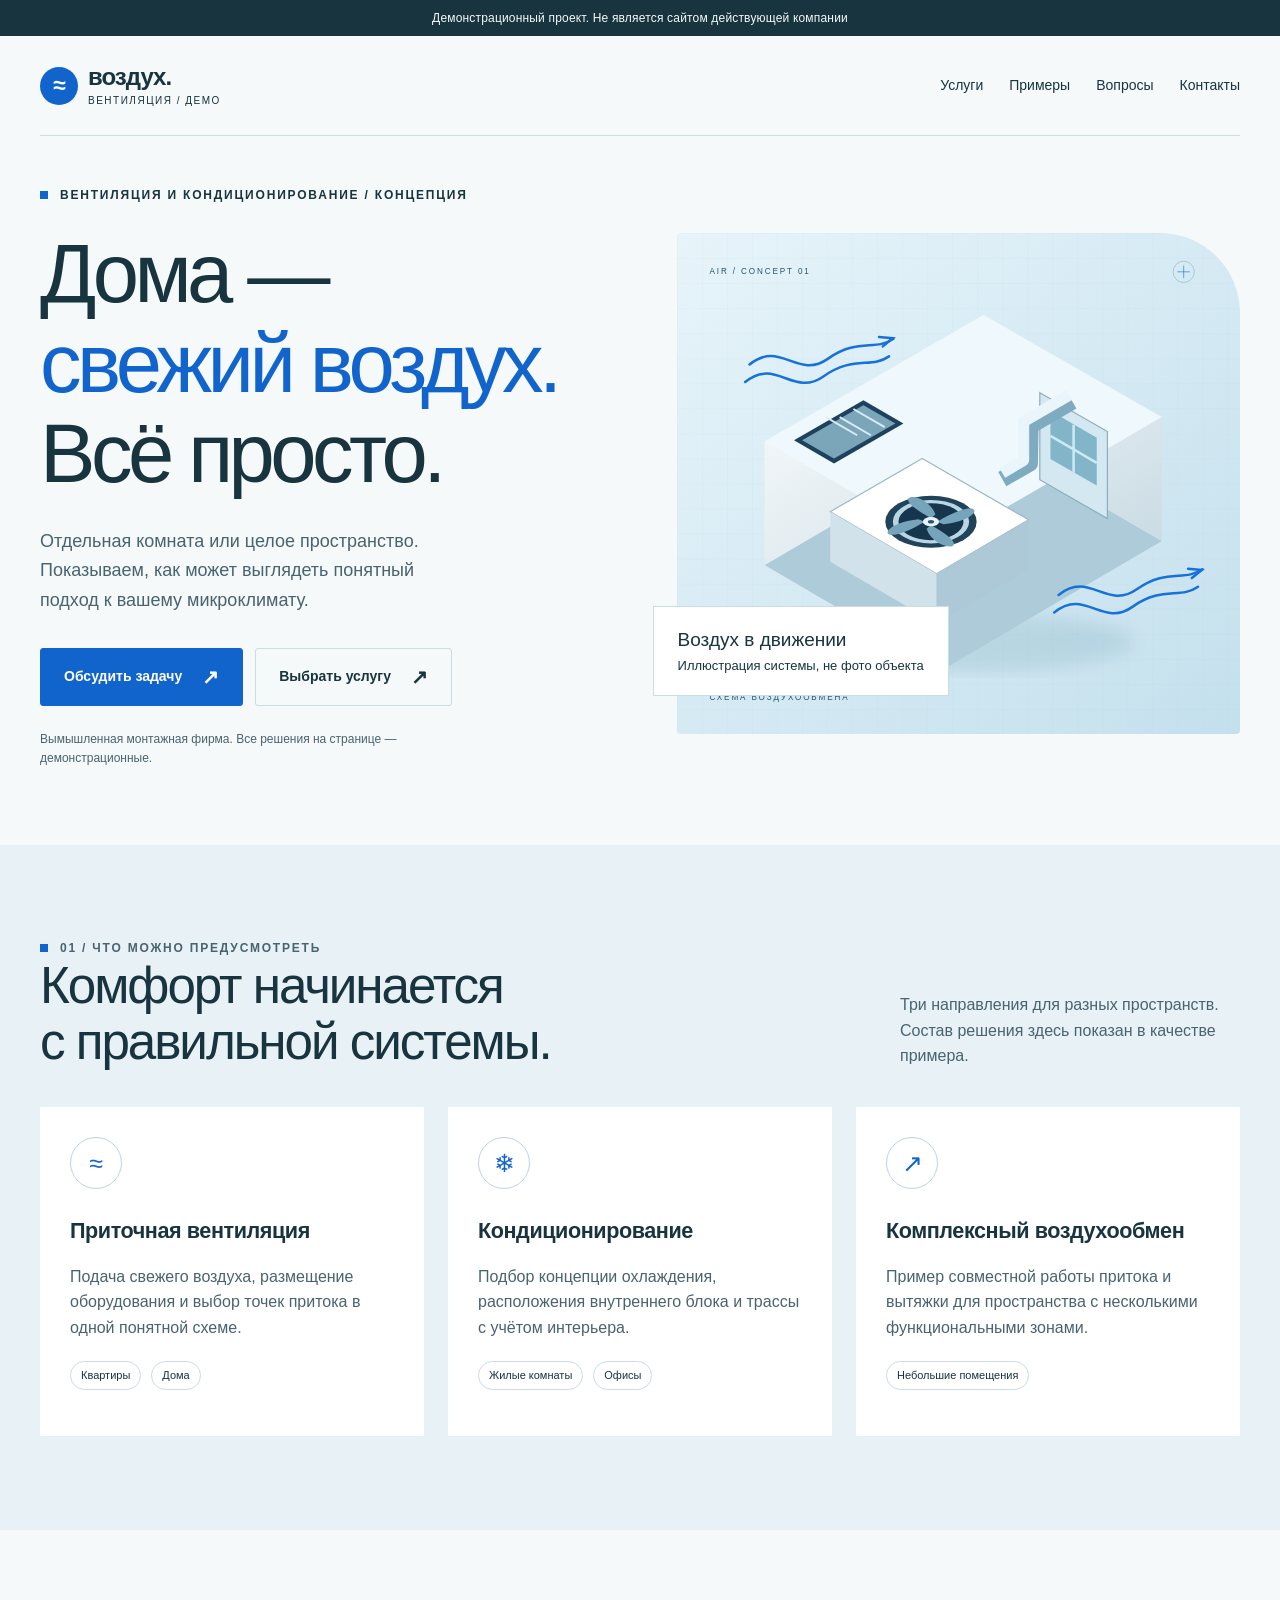
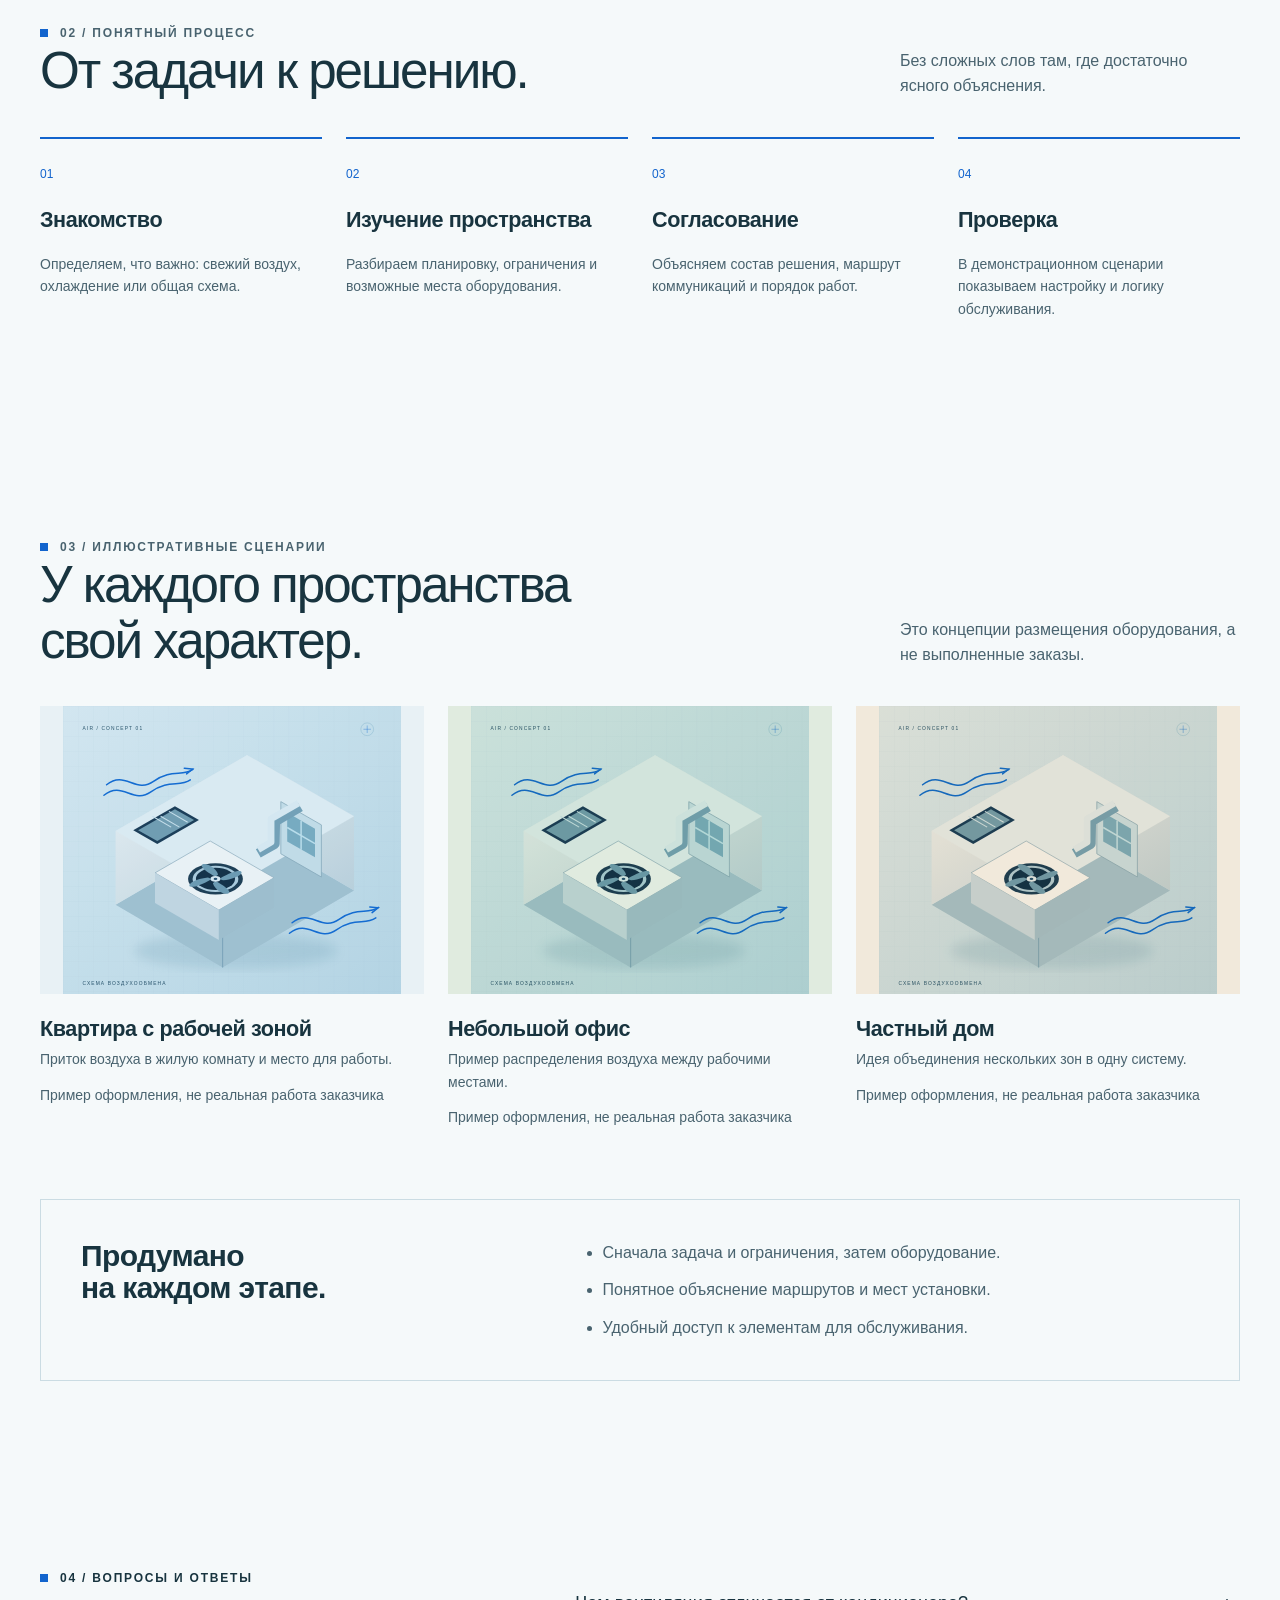
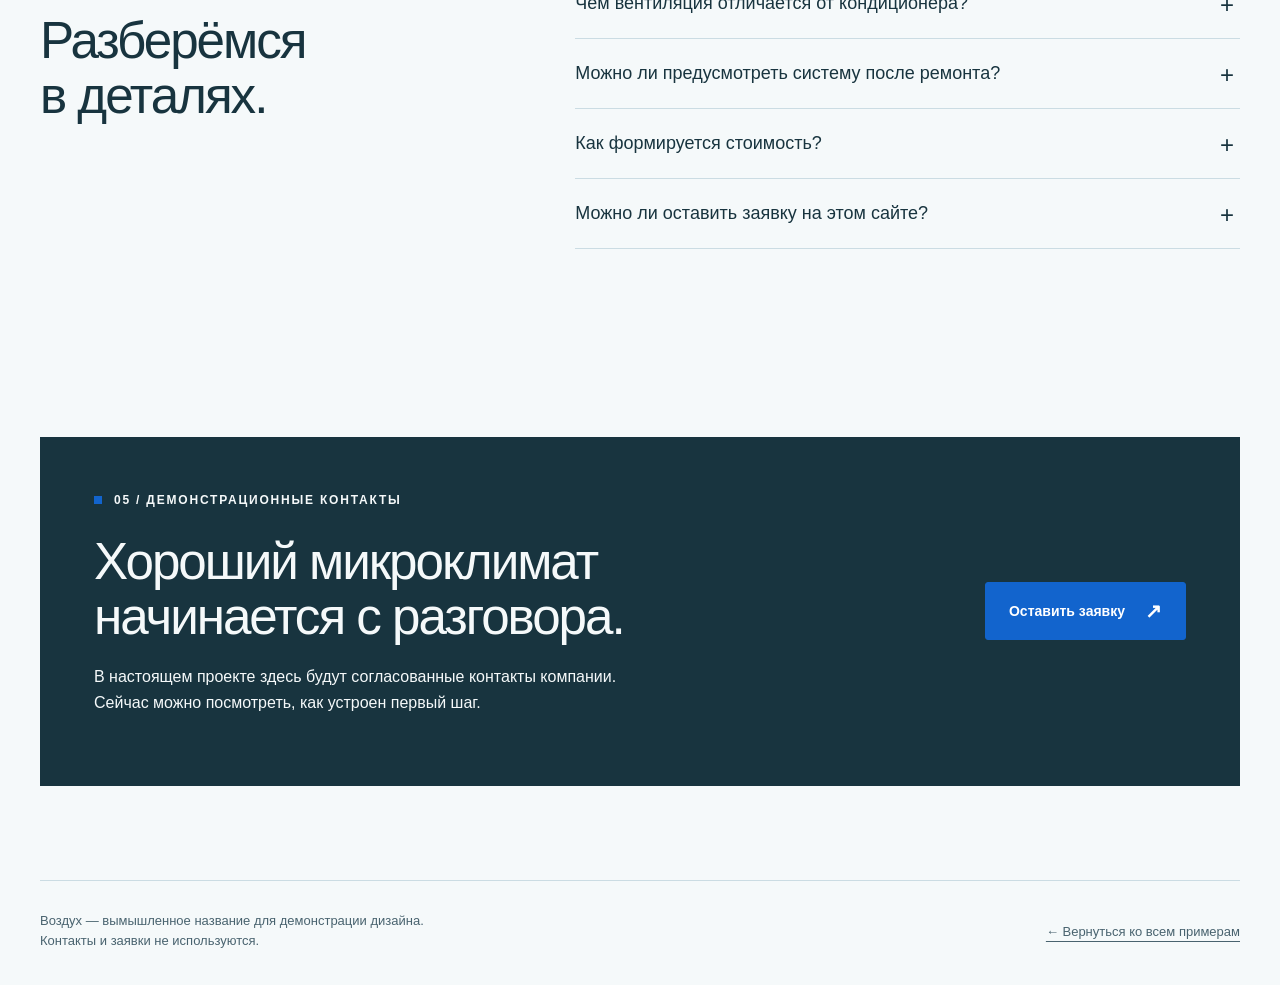
<file: portfolio-dist/ventilation/index.html>
<!doctype html>
<html lang="ru">
<head>
  <meta charset="utf-8">
  <meta name="viewport" content="width=device-width, initial-scale=1">
  <title>Воздух — вентиляция и кондиционеры | Демо</title>
  <meta name="description" content="Демонстрационный лендинг вентиляции: услуги, этапы, иллюстративные проекты и ответы на вопросы. Реальные заявки не принимаются.">
  <meta name="theme-color" content="#f5f9fa">
  <link rel="icon" href="../shared/favicon.svg" type="image/svg+xml">
  <link rel="stylesheet" href="../shared/base.css">
  <link rel="stylesheet" href="style.css">
  <script src="../shared/ui.js" defer></script>
</head>
<body>
<a class="skip" href="#main">К содержимому</a>
<p class="demo-notice">Демонстрационный проект. Не является сайтом действующей компании</p>
<header class="header wrap vent-header">
  <a class="brand" href="index.html"><span class="brand-mark" aria-hidden="true">≈</span><span>воздух.<small>ВЕНТИЛЯЦИЯ / ДЕМО</small></span></a>
  <button class="menu-toggle" type="button" data-menu-toggle aria-controls="navigation" aria-expanded="false">Меню</button>
  <nav class="nav" id="navigation" aria-label="Основная навигация"><a href="#services">Услуги</a><a href="#projects">Примеры</a><a href="#faq">Вопросы</a><a href="#contacts">Контакты</a></nav>
</header>
<main id="main">
<section class="vent-hero wrap" aria-labelledby="hero-title">
  <div><p class="eyebrow">Вентиляция и кондиционирование / концепция</p>
  <h1 id="hero-title">Дома —<br><span>свежий воздух.</span><br>Всё просто.</h1>
  <p class="lead">Отдельная комната или целое пространство. Показываем, как может выглядеть понятный подход к вашему микроклимату.</p>
  <div class="actions"><button class="button" type="button" data-demo>Обсудить задачу</button><a class="button secondary" href="#services">Выбрать услугу</a></div>
  <p class="hero-note">Вымышленная монтажная фирма. Все решения на странице — демонстрационные.</p></div>
  <figure class="air-visual"><img src="assets/air-system.svg" alt="Авторская схема помещения с вентиляционным блоком и направлениями воздушных потоков" width="900" height="800"><figcaption class="visual-label"><strong>Воздух в движении</strong>Иллюстрация системы, не фото объекта</figcaption></figure>
</section>
<section class="section vent-services" id="services">
  <div class="wrap"><div class="section-heading"><div><p class="eyebrow">01 / Что можно предусмотреть</p><h2>Комфорт начинается<br>с правильной системы.</h2></div><p>Три направления для разных пространств. Состав решения здесь показан в качестве примера.</p></div>
  <div class="grid">
    <article class="card"><span class="service-icon" aria-hidden="true">≈</span><h3>Приточная вентиляция</h3><p>Подача свежего воздуха, размещение оборудования и выбор точек притока в одной понятной схеме.</p><ul class="service-list"><li class="tag">Квартиры</li><li class="tag">Дома</li></ul></article>
    <article class="card"><span class="service-icon" aria-hidden="true">❄</span><h3>Кондиционирование</h3><p>Подбор концепции охлаждения, расположения внутреннего блока и трассы с учётом интерьера.</p><ul class="service-list"><li class="tag">Жилые комнаты</li><li class="tag">Офисы</li></ul></article>
    <article class="card"><span class="service-icon" aria-hidden="true">↗</span><h3>Комплексный воздухообмен</h3><p>Пример совместной работы притока и вытяжки для пространства с несколькими функциональными зонами.</p><ul class="service-list"><li class="tag">Небольшие помещения</li></ul></article>
  </div></div>
</section>
<section class="section wrap" id="process">
  <div class="section-heading"><div><p class="eyebrow">02 / Понятный процесс</p><h2>От задачи к решению.</h2></div><p>Без сложных слов там, где достаточно ясного объяснения.</p></div>
  <ol class="grid four steps"><li><h3>Знакомство</h3><p>Определяем, что важно: свежий воздух, охлаждение или общая схема.</p></li><li><h3>Изучение пространства</h3><p>Разбираем планировку, ограничения и возможные места оборудования.</p></li><li><h3>Согласование</h3><p>Объясняем состав решения, маршрут коммуникаций и порядок работ.</p></li><li><h3>Проверка</h3><p>В демонстрационном сценарии показываем настройку и логику обслуживания.</p></li></ol>
</section>
<section class="section wrap" id="projects">
  <div class="section-heading"><div><p class="eyebrow">03 / Иллюстративные сценарии</p><h2>У каждого пространства<br>свой характер.</h2></div><p>Это концепции размещения оборудования, а не выполненные заказы.</p></div>
  <div class="grid">
    <figure class="project-card"><div class="drawing"><img src="assets/air-system.svg" alt="Схематичный пример вентиляции жилого пространства" width="900" height="800" loading="lazy"></div><figcaption><h3>Квартира с рабочей зоной</h3><p>Приток воздуха в жилую комнату и место для работы.</p><p class="caption">Пример оформления, не реальная работа заказчика</p></figcaption></figure>
    <figure class="project-card"><div class="drawing"><img src="assets/air-system.svg" alt="Иллюстративная схема воздухообмена в небольшом офисе" width="900" height="800" loading="lazy"></div><figcaption><h3>Небольшой офис</h3><p>Пример распределения воздуха между рабочими местами.</p><p class="caption">Пример оформления, не реальная работа заказчика</p></figcaption></figure>
    <figure class="project-card"><div class="drawing"><img src="assets/air-system.svg" alt="Концептуальная схема вентиляционного оборудования дома" width="900" height="800" loading="lazy"></div><figcaption><h3>Частный дом</h3><p>Идея объединения нескольких зон в одну систему.</p><p class="caption">Пример оформления, не реальная работа заказчика</p></figcaption></figure>
  </div>
  <div class="approach"><h3>Продумано<br>на каждом этапе.</h3><ul><li>Сначала задача и ограничения, затем оборудование.</li><li>Понятное объяснение маршрутов и мест установки.</li><li>Удобный доступ к элементам для обслуживания.</li></ul></div>
</section>
<section class="section wrap faq-layout" id="faq">
  <div><p class="eyebrow">04 / Вопросы и ответы</p><h2>Разберёмся<br>в деталях.</h2></div>
  <div class="faq"><details><summary>Чем вентиляция отличается от кондиционера?</summary><p>Вентиляция организует обмен воздуха, а кондиционер обычно меняет температуру воздуха внутри комнаты. Конкретная схема зависит от помещения и оборудования.</p></details>
<details><summary>Можно ли предусмотреть систему после ремонта?</summary><p>На странице показан общий сценарий. В реальном проекте возможность размещения оборудования и трасс оценивают после изучения помещения.</p></details>
<details><summary>Как формируется стоимость?</summary><p>Состав оборудования, сложность трасс и условия монтажа влияют на расчёт. В этом демо нет реального прайса или коммерческого предложения.</p></details>
<details><summary>Можно ли оставить заявку на этом сайте?</summary><p>Нет. Кнопки открывают демонстрационное окно. Данные не собираются и никуда не отправляются.</p></details></div>
</section>
<section class="section wrap" id="contacts"><div class="contact"><div><p class="eyebrow">05 / Демонстрационные контакты</p><h2>Хороший микроклимат<br>начинается с разговора.</h2><p>В настоящем проекте здесь будут согласованные контакты компании. Сейчас можно посмотреть, как устроен первый шаг.</p></div><button class="button" type="button" data-demo>Оставить заявку</button></div></section>
</main>
<footer class="footer wrap">
  <p>Воздух — вымышленное название для демонстрации дизайна.<br>Контакты и заявки не используются.</p>
  <a class="back-link" href="../index.html">← Вернуться ко всем примерам</a>
</footer>
<dialog id="demo-dialog" aria-labelledby="demo-title" aria-describedby="demo-text">
  <button class="close" type="button" data-close autofocus>Закрыть ×</button>
  <p class="eyebrow">Только пример интерфейса</p>
  <h2 id="demo-title">Знакомство с демо</h2>
  <p id="demo-text">Это демонстрационный сайт, заявки не отправляются</p>
  <p>Здесь мог бы начаться диалог с компанией. В этом примере нет настоящей записи, контактов или сбора персональных данных.</p>
</dialog>
<noscript><p class="wrap">JavaScript выключен: меню и FAQ доступны, демонстрационные окна и подбор услуг требуют JavaScript. Заявки не принимаются.</p></noscript>
</body></html>
</file>
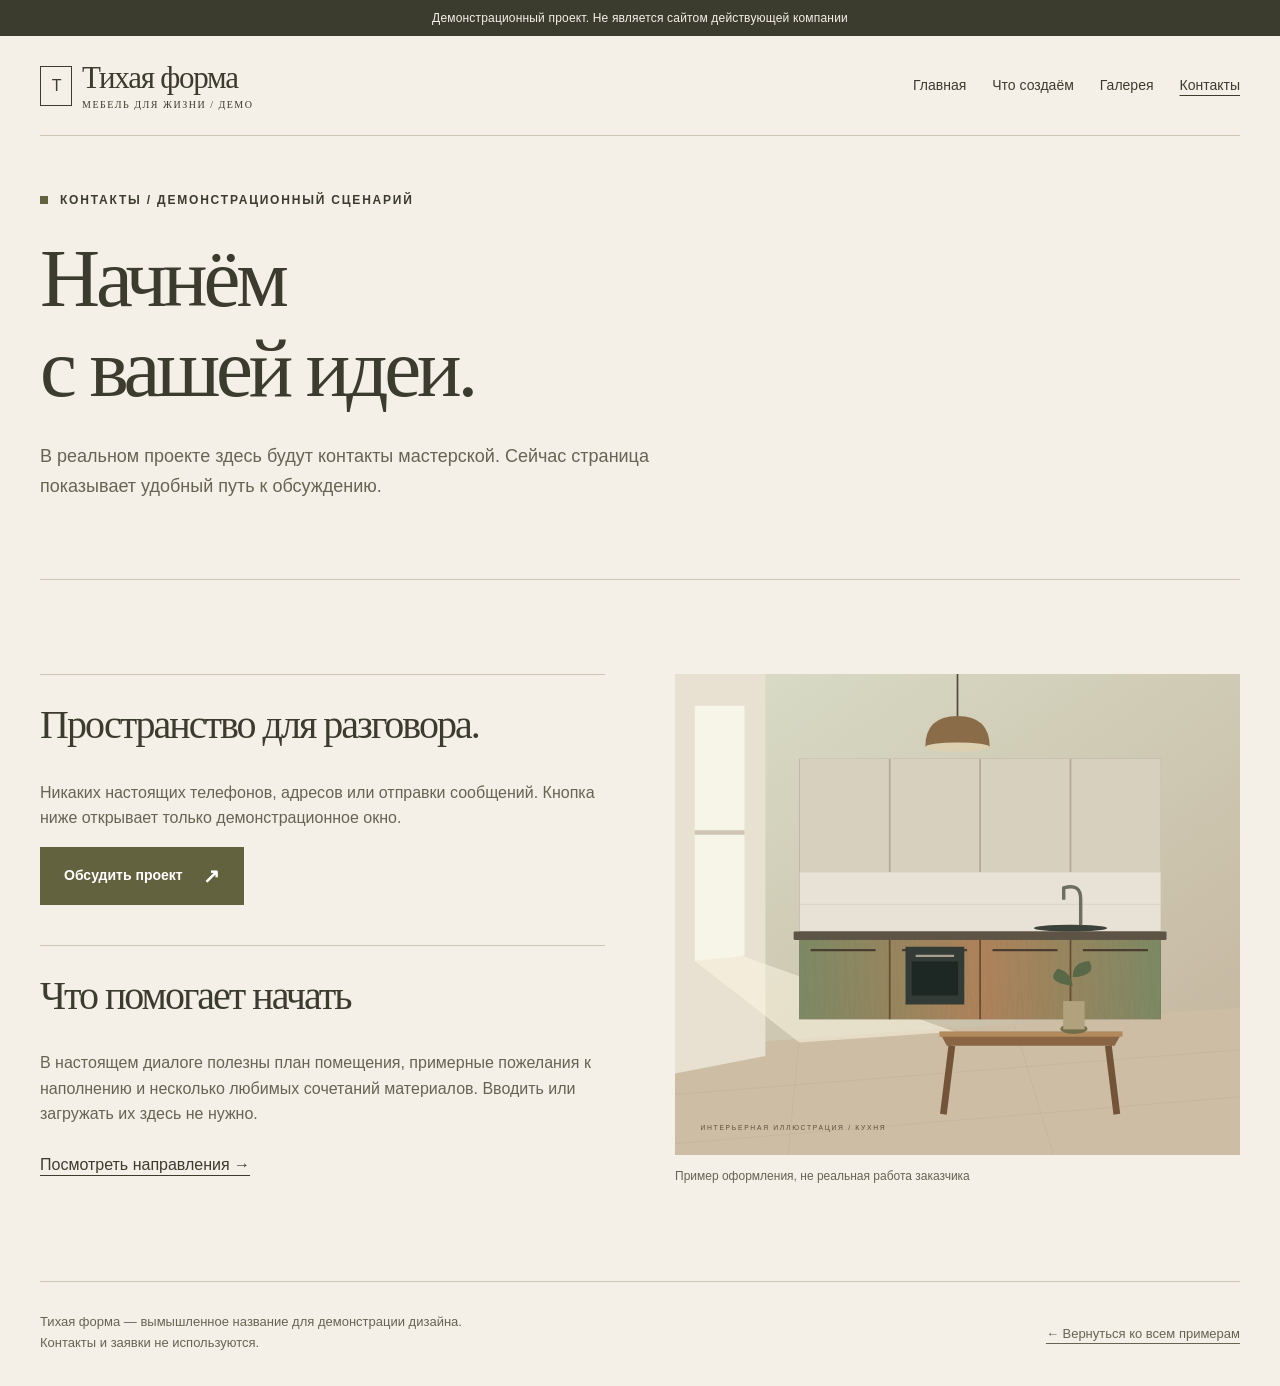
<file: demo-furniture/contacts.html>
<!doctype html>
<html lang="ru">
<head>
  <meta charset="utf-8">
  <meta name="viewport" content="width=device-width, initial-scale=1">
  <title>Демонстрационные контакты — Тихая форма</title>
  <meta name="description" content="Сценарий первого обращения в вымышленную мебельную мастерскую. Настоящих контактов и сбора данных нет.">
  <meta name="theme-color" content="#f4f0e7">
  <link rel="icon" href="../shared/favicon.svg" type="image/svg+xml">
  <link rel="stylesheet" href="../shared/base.css">
  <link rel="stylesheet" href="style.css">
  <script src="../shared/ui.js" defer></script>
</head>
<body>
<a class="skip" href="#main">К содержимому</a>
<p class="demo-notice">Демонстрационный проект. Не является сайтом действующей компании</p>
<header class="header wrap furniture-header">
  <a class="brand" href="index.html"><span class="brand-mark" aria-hidden="true">Т</span><span>Тихая форма<small>МЕБЕЛЬ ДЛЯ ЖИЗНИ / ДЕМО</small></span></a>
  <button class="menu-toggle" type="button" data-menu-toggle aria-controls="navigation" aria-expanded="false">Меню</button>
  <nav class="nav" id="navigation" aria-label="Основная навигация"><a href="index.html">Главная</a><a href="services.html">Что создаём</a><a href="portfolio.html">Галерея</a><a href="contacts.html" aria-current="page">Контакты</a></nav>
</header><main id="main">
<section class="page-intro wrap"><p class="eyebrow">Контакты / демонстрационный сценарий</p><h1>Начнём<br>с вашей идеи.</h1><p class="lead">В реальном проекте здесь будут контакты мастерской. Сейчас страница показывает удобный путь к обсуждению.</p></section>
<section class="section wrap contact-layout"><div><div class="contact-block"><h2>Пространство для разговора.</h2><p>Никаких настоящих телефонов, адресов или отправки сообщений. Кнопка ниже открывает только демонстрационное окно.</p><button class="button" type="button" data-demo>Обсудить проект</button></div><div class="contact-block" style="margin-top:40px"><h2>Что помогает начать</h2><p>В настоящем диалоге полезны план помещения, примерные пожелания к наполнению и несколько любимых сочетаний материалов. Вводить или загружать их здесь не нужно.</p><a class="back-link" href="services.html">Посмотреть направления →</a></div></div>
<figure class="contact-illustration"><img src="assets/olive-kitchen.svg" alt="Иллюстрация кухни в тёплом интерьерном свете" width="1000" height="850"><figcaption class="caption">Пример оформления, не реальная работа заказчика</figcaption></figure></section>
</main>
<footer class="footer wrap">
  <p>Тихая форма — вымышленное название для демонстрации дизайна.<br>Контакты и заявки не используются.</p>
  <a class="back-link" href="../portfolio-src/index.html">← Вернуться ко всем примерам</a>
</footer>
<dialog id="demo-dialog" aria-labelledby="demo-title" aria-describedby="demo-text">
  <button class="close" type="button" data-close autofocus>Закрыть ×</button>
  <p class="eyebrow">Только пример интерфейса</p>
  <h2 id="demo-title">Знакомство с демо</h2>
  <p id="demo-text">Это демонстрационный сайт, заявки не отправляются</p>
  <p>Здесь мог бы начаться диалог с компанией. В этом примере нет настоящей записи, контактов или сбора персональных данных.</p>
</dialog>
<noscript><p class="wrap">JavaScript выключен: меню и FAQ доступны, демонстрационные окна и подбор услуг требуют JavaScript. Заявки не принимаются.</p></noscript>
</body></html>
</file>
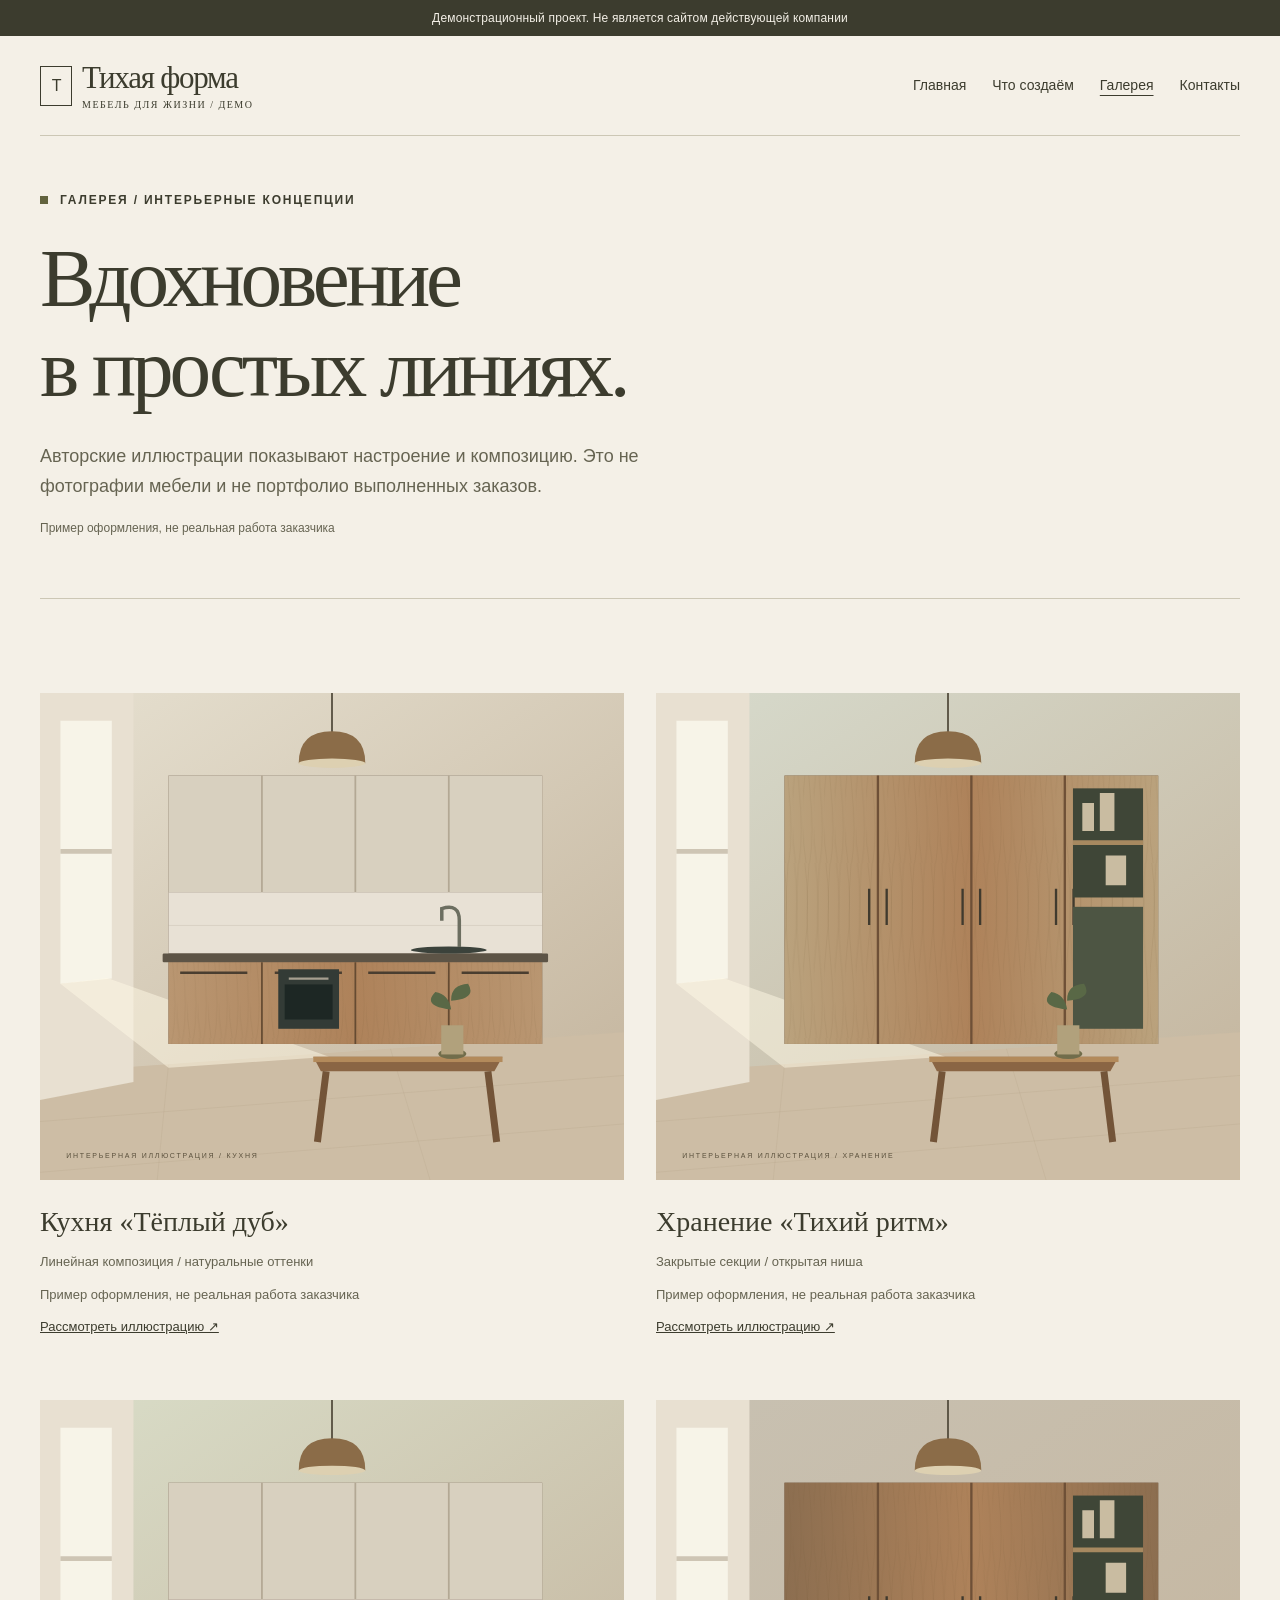
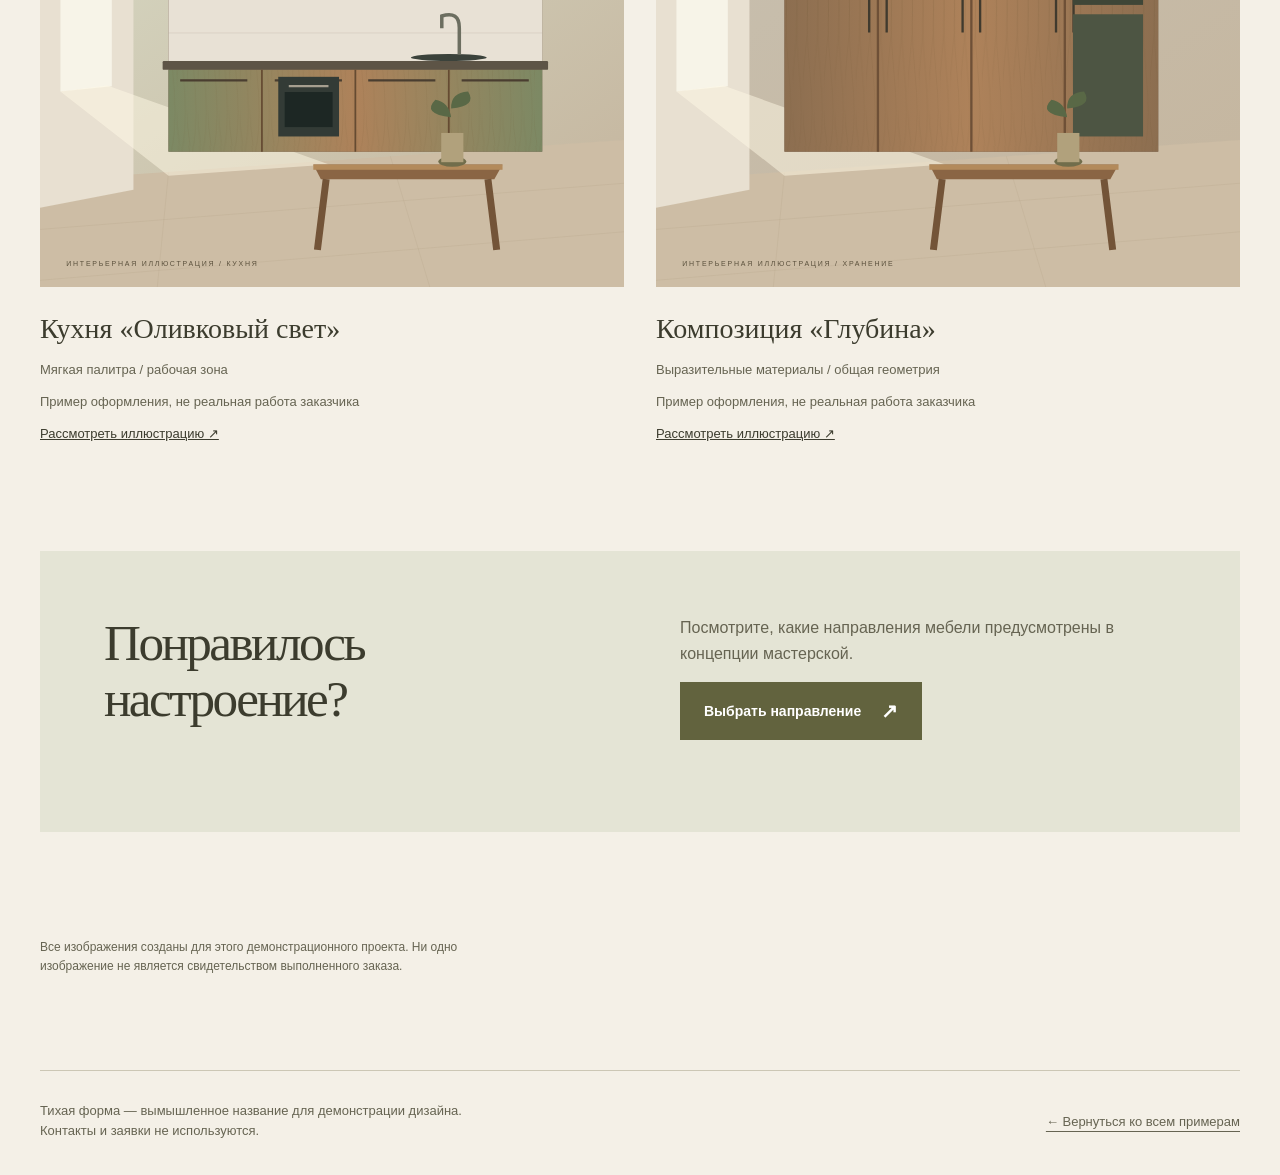
<file: demo-furniture/portfolio.html>
<!doctype html>
<html lang="ru">
<head>
  <meta charset="utf-8">
  <meta name="viewport" content="width=device-width, initial-scale=1">
  <title>Интерьерные концепции — Тихая форма | Демо</title>
  <meta name="description" content="Доступная галерея оригинальных интерьерных SVG-иллюстраций. Не фотографии и не реальные работы заказчиков.">
  <meta name="theme-color" content="#f4f0e7">
  <link rel="icon" href="../shared/favicon.svg" type="image/svg+xml">
  <link rel="stylesheet" href="../shared/base.css">
  <link rel="stylesheet" href="style.css">
  <script src="../shared/ui.js" defer></script>
</head>
<body>
<a class="skip" href="#main">К содержимому</a>
<p class="demo-notice">Демонстрационный проект. Не является сайтом действующей компании</p>
<header class="header wrap furniture-header">
  <a class="brand" href="index.html"><span class="brand-mark" aria-hidden="true">Т</span><span>Тихая форма<small>МЕБЕЛЬ ДЛЯ ЖИЗНИ / ДЕМО</small></span></a>
  <button class="menu-toggle" type="button" data-menu-toggle aria-controls="navigation" aria-expanded="false">Меню</button>
  <nav class="nav" id="navigation" aria-label="Основная навигация"><a href="index.html">Главная</a><a href="services.html">Что создаём</a><a href="portfolio.html" aria-current="page">Галерея</a><a href="contacts.html">Контакты</a></nav>
</header><main id="main">
<section class="page-intro wrap"><p class="eyebrow">Галерея / интерьерные концепции</p><h1>Вдохновение<br>в простых линиях.</h1><p class="lead">Авторские иллюстрации показывают настроение и композицию. Это не фотографии мебели и не портфолио выполненных заказов.</p><p class="caption">Пример оформления, не реальная работа заказчика</p></section>
<section class="section wrap" aria-label="Галерея иллюстраций"><div class="grid two gallery-grid"><button class="gallery-tile" type="button" data-gallery data-image="assets/kitchen.svg" data-title="Кухня «Тёплый дуб»"><img src="assets/kitchen.svg" alt="Интерьерная иллюстрация: Кухня «Тёплый дуб»" width="1000" height="850" loading="lazy"><strong>Кухня «Тёплый дуб»</strong><span>Линейная композиция / натуральные оттенки</span><span class="caption">Пример оформления, не реальная работа заказчика</span><span class="zoom-label">Рассмотреть иллюстрацию ↗</span></button><button class="gallery-tile" type="button" data-gallery data-image="assets/wardrobe.svg" data-title="Хранение «Тихий ритм»"><img src="assets/wardrobe.svg" alt="Интерьерная иллюстрация: Хранение «Тихий ритм»" width="1000" height="850" loading="lazy"><strong>Хранение «Тихий ритм»</strong><span>Закрытые секции / открытая ниша</span><span class="caption">Пример оформления, не реальная работа заказчика</span><span class="zoom-label">Рассмотреть иллюстрацию ↗</span></button><button class="gallery-tile" type="button" data-gallery data-image="assets/olive-kitchen.svg" data-title="Кухня «Оливковый свет»"><img src="assets/olive-kitchen.svg" alt="Интерьерная иллюстрация: Кухня «Оливковый свет»" width="1000" height="850" loading="lazy"><strong>Кухня «Оливковый свет»</strong><span>Мягкая палитра / рабочая зона</span><span class="caption">Пример оформления, не реальная работа заказчика</span><span class="zoom-label">Рассмотреть иллюстрацию ↗</span></button><button class="gallery-tile" type="button" data-gallery data-image="assets/dark-storage.svg" data-title="Композиция «Глубина»"><img src="assets/dark-storage.svg" alt="Интерьерная иллюстрация: Композиция «Глубина»" width="1000" height="850" loading="lazy"><strong>Композиция «Глубина»</strong><span>Выразительные материалы / общая геометрия</span><span class="caption">Пример оформления, не реальная работа заказчика</span><span class="zoom-label">Рассмотреть иллюстрацию ↗</span></button></div></section>
<section class="wrap manifesto"><h2>Понравилось настроение?</h2><div><p>Посмотрите, какие направления мебели предусмотрены в концепции мастерской.</p><a class="button" href="services.html">Выбрать направление</a></div></section>
<section class="section wrap"><p class="caption">Все изображения созданы для этого демонстрационного проекта. Ни одно изображение не является свидетельством выполненного заказа.</p></section>
<dialog class="gallery-dialog" id="gallery-dialog" aria-labelledby="gallery-title" aria-describedby="gallery-caption"><button class="close" type="button" data-close autofocus>Закрыть ×</button><h2 id="gallery-title" data-gallery-title>Интерьерная концепция</h2><img src="assets/kitchen.svg" alt="Интерьерная иллюстрация кухни" width="1000" height="850"><p class="caption" id="gallery-caption">Пример оформления, не реальная работа заказчика</p><div class="gallery-controls"><button type="button" data-prev aria-label="Предыдущая иллюстрация">← Назад</button><p data-gallery-position aria-live="polite" aria-atomic="true">1 из 4</p><button type="button" data-next aria-label="Следующая иллюстрация">Далее →</button></div></dialog>
</main>
<footer class="footer wrap">
  <p>Тихая форма — вымышленное название для демонстрации дизайна.<br>Контакты и заявки не используются.</p>
  <a class="back-link" href="../portfolio-src/index.html">← Вернуться ко всем примерам</a>
</footer>
<dialog id="demo-dialog" aria-labelledby="demo-title" aria-describedby="demo-text">
  <button class="close" type="button" data-close autofocus>Закрыть ×</button>
  <p class="eyebrow">Только пример интерфейса</p>
  <h2 id="demo-title">Знакомство с демо</h2>
  <p id="demo-text">Это демонстрационный сайт, заявки не отправляются</p>
  <p>Здесь мог бы начаться диалог с компанией. В этом примере нет настоящей записи, контактов или сбора персональных данных.</p>
</dialog>
<noscript><p class="wrap">JavaScript выключен: меню и FAQ доступны, демонстрационные окна и подбор услуг требуют JavaScript. Заявки не принимаются.</p></noscript>
</body></html>
</file>
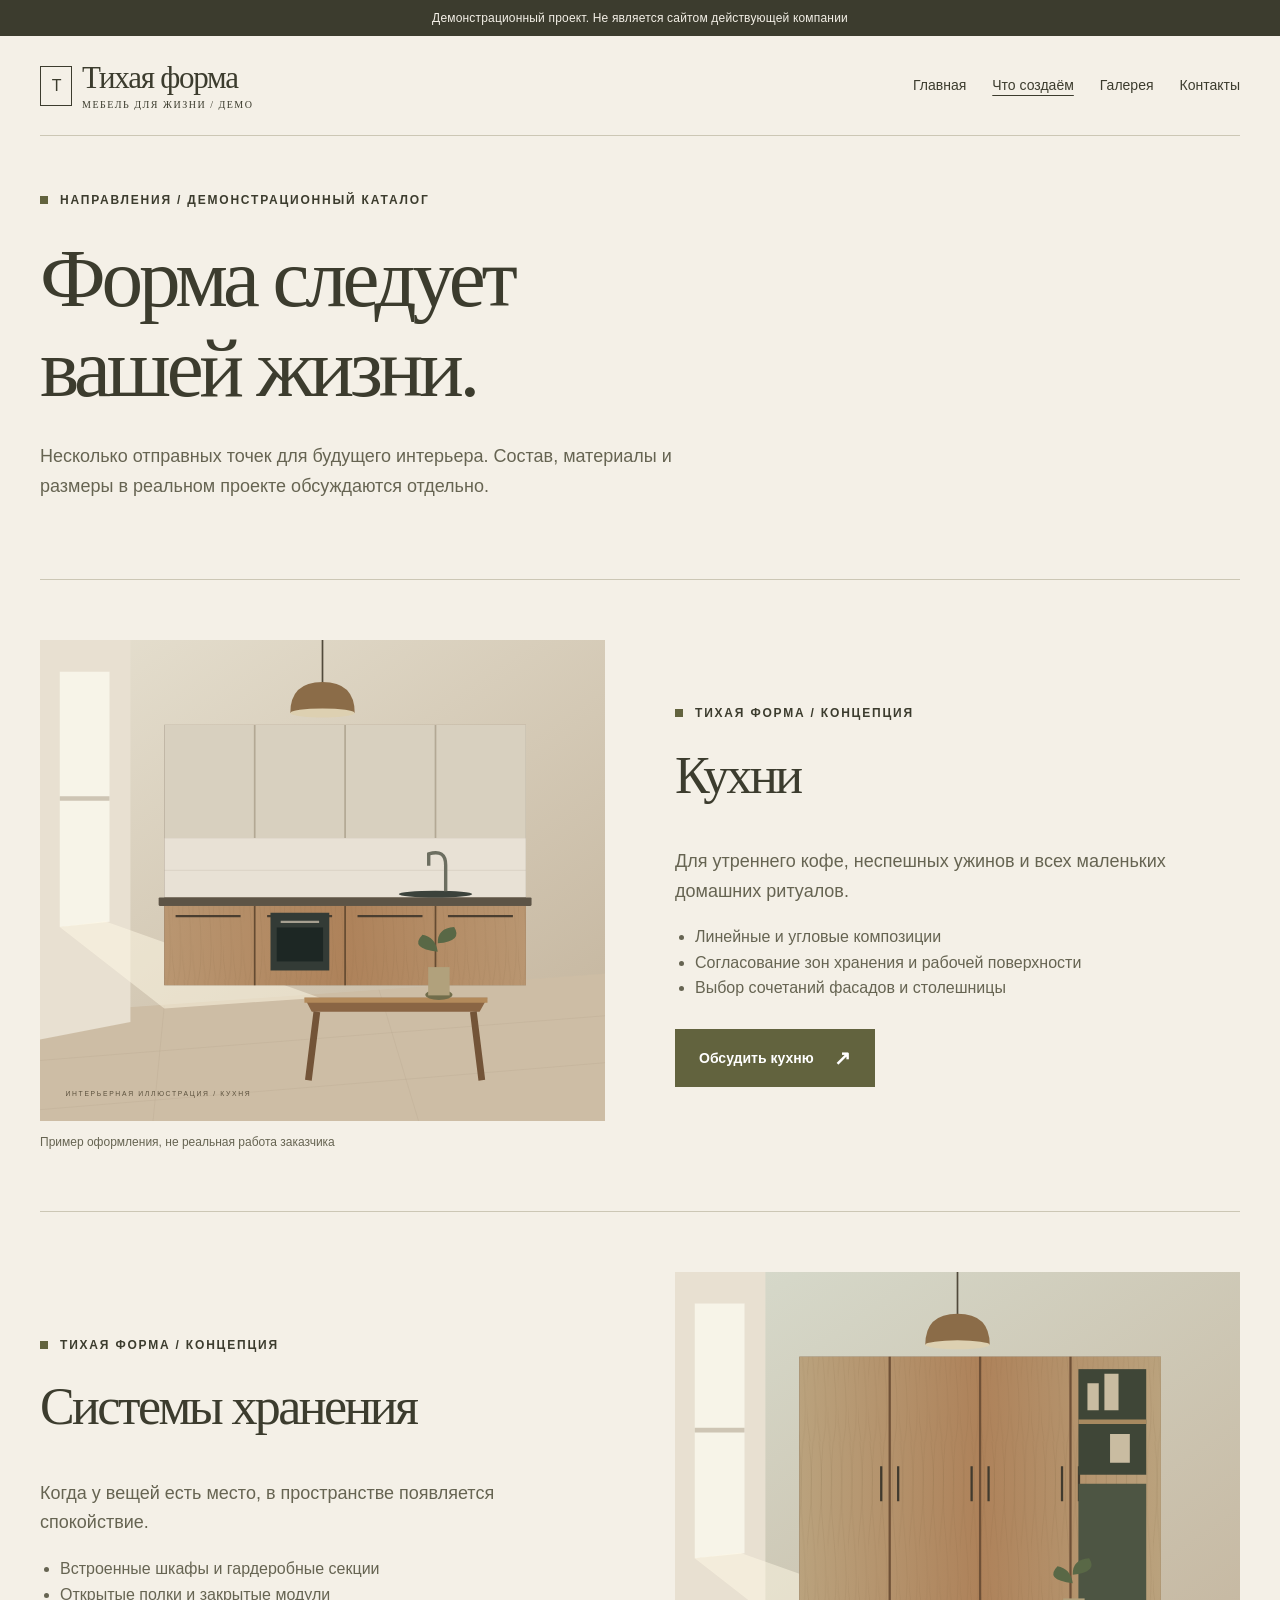
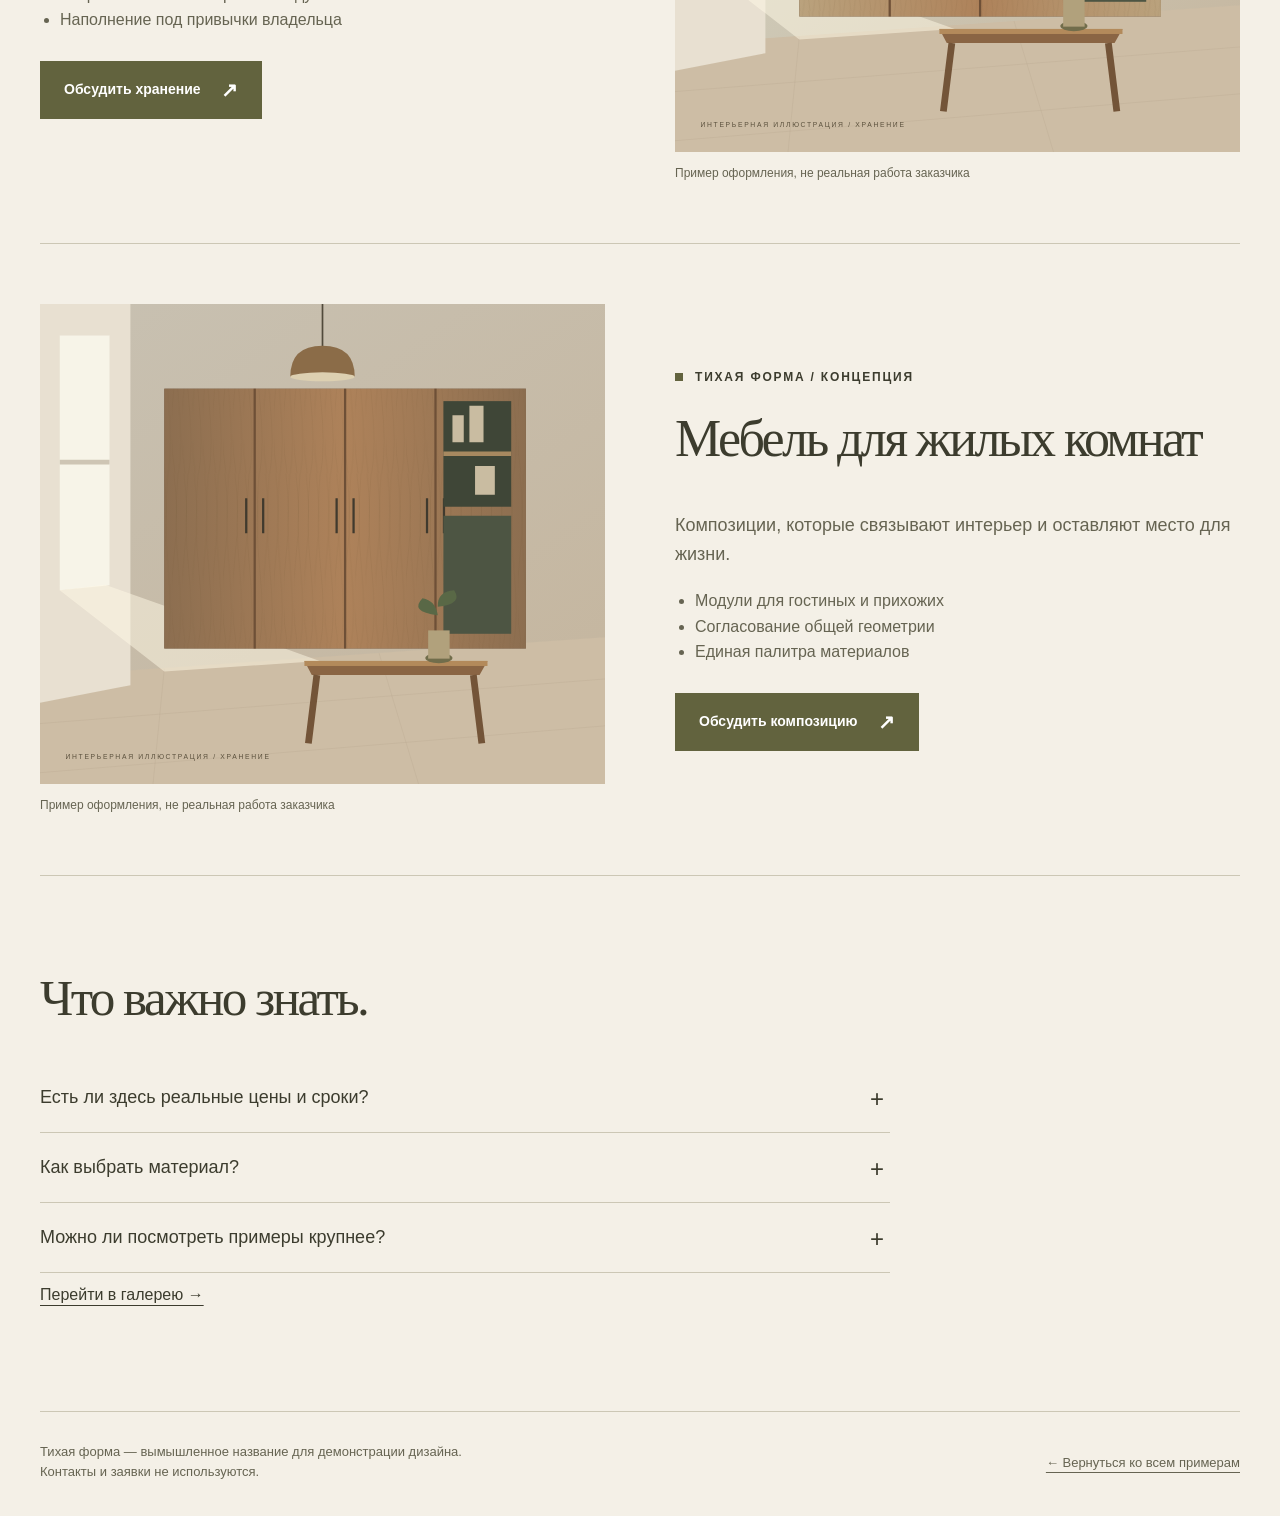
<file: demo-furniture/services.html>
<!doctype html>
<html lang="ru">
<head>
  <meta charset="utf-8">
  <meta name="viewport" content="width=device-width, initial-scale=1">
  <title>Что создаём — Тихая форма | Демо</title>
  <meta name="description" content="Демонстрационные направления мебельной мастерской: кухни, системы хранения и мебель для жилых комнат.">
  <meta name="theme-color" content="#f4f0e7">
  <link rel="icon" href="../shared/favicon.svg" type="image/svg+xml">
  <link rel="stylesheet" href="../shared/base.css">
  <link rel="stylesheet" href="style.css">
  <script src="../shared/ui.js" defer></script>
</head>
<body>
<a class="skip" href="#main">К содержимому</a>
<p class="demo-notice">Демонстрационный проект. Не является сайтом действующей компании</p>
<header class="header wrap furniture-header">
  <a class="brand" href="index.html"><span class="brand-mark" aria-hidden="true">Т</span><span>Тихая форма<small>МЕБЕЛЬ ДЛЯ ЖИЗНИ / ДЕМО</small></span></a>
  <button class="menu-toggle" type="button" data-menu-toggle aria-controls="navigation" aria-expanded="false">Меню</button>
  <nav class="nav" id="navigation" aria-label="Основная навигация"><a href="index.html">Главная</a><a href="services.html" aria-current="page">Что создаём</a><a href="portfolio.html">Галерея</a><a href="contacts.html">Контакты</a></nav>
</header><main id="main">
<section class="page-intro wrap"><p class="eyebrow">Направления / демонстрационный каталог</p><h1>Форма следует<br>вашей жизни.</h1><p class="lead">Несколько отправных точек для будущего интерьера. Состав, материалы и размеры в реальном проекте обсуждаются отдельно.</p></section>
<div class="wrap"><section class="service-row" id="kitchens"><figure class="service-picture"><img src="assets/kitchen.svg" alt="Иллюстрация линейной кухни с деревянными фасадами" width="1000" height="850" loading="lazy"><figcaption class="caption">Пример оформления, не реальная работа заказчика</figcaption></figure><div><p class="eyebrow">Тихая форма / концепция</p><h2>Кухни</h2><p class="lead">Для утреннего кофе, неспешных ужинов и всех маленьких домашних ритуалов.</p><ul><li>Линейные и угловые композиции</li><li>Согласование зон хранения и рабочей поверхности</li><li>Выбор сочетаний фасадов и столешницы</li></ul><button class="button" type="button" data-demo>Обсудить кухню</button></div></section><section class="service-row" id="storage"><figure class="service-picture"><img src="assets/wardrobe.svg" alt="Иллюстрация высокого шкафа с открытой нишей" width="1000" height="850" loading="lazy"><figcaption class="caption">Пример оформления, не реальная работа заказчика</figcaption></figure><div><p class="eyebrow">Тихая форма / концепция</p><h2>Системы хранения</h2><p class="lead">Когда у вещей есть место, в пространстве появляется спокойствие.</p><ul><li>Встроенные шкафы и гардеробные секции</li><li>Открытые полки и закрытые модули</li><li>Наполнение под привычки владельца</li></ul><button class="button" type="button" data-demo>Обсудить хранение</button></div></section><section class="service-row" id="living"><figure class="service-picture"><img src="assets/dark-storage.svg" alt="Иллюстрация мебельной композиции для жилой комнаты" width="1000" height="850" loading="lazy"><figcaption class="caption">Пример оформления, не реальная работа заказчика</figcaption></figure><div><p class="eyebrow">Тихая форма / концепция</p><h2>Мебель для жилых комнат</h2><p class="lead">Композиции, которые связывают интерьер и оставляют место для жизни.</p><ul><li>Модули для гостиных и прихожих</li><li>Согласование общей геометрии</li><li>Единая палитра материалов</li></ul><button class="button" type="button" data-demo>Обсудить композицию</button></div></section></div>
<section class="section wrap"><div class="section-heading"><h2>Что важно знать.</h2></div><div class="faq"><details><summary>Есть ли здесь реальные цены и сроки?</summary><p>Нет. Это демонстрационный каталог направлений без рыночных цен, сроков изготовления и обещаний от действующей компании.</p></details>
<details><summary>Как выбрать материал?</summary><p>В реальной работе учитывают назначение мебели, свойства материала и бюджет. На иллюстрациях показаны только цветовые сочетания.</p></details>
<details><summary>Можно ли посмотреть примеры крупнее?</summary><p>Да. На странице галереи любая карточка открывает увеличенную иллюстрацию; доступны кнопки перехода и стрелки клавиатуры.</p></details></div><a class="back-link" href="portfolio.html">Перейти в галерею →</a></section>
</main>
<footer class="footer wrap">
  <p>Тихая форма — вымышленное название для демонстрации дизайна.<br>Контакты и заявки не используются.</p>
  <a class="back-link" href="../portfolio-src/index.html">← Вернуться ко всем примерам</a>
</footer>
<dialog id="demo-dialog" aria-labelledby="demo-title" aria-describedby="demo-text">
  <button class="close" type="button" data-close autofocus>Закрыть ×</button>
  <p class="eyebrow">Только пример интерфейса</p>
  <h2 id="demo-title">Знакомство с демо</h2>
  <p id="demo-text">Это демонстрационный сайт, заявки не отправляются</p>
  <p>Здесь мог бы начаться диалог с компанией. В этом примере нет настоящей записи, контактов или сбора персональных данных.</p>
</dialog>
<noscript><p class="wrap">JavaScript выключен: меню и FAQ доступны, демонстрационные окна и подбор услуг требуют JavaScript. Заявки не принимаются.</p></noscript>
</body></html>
</file>
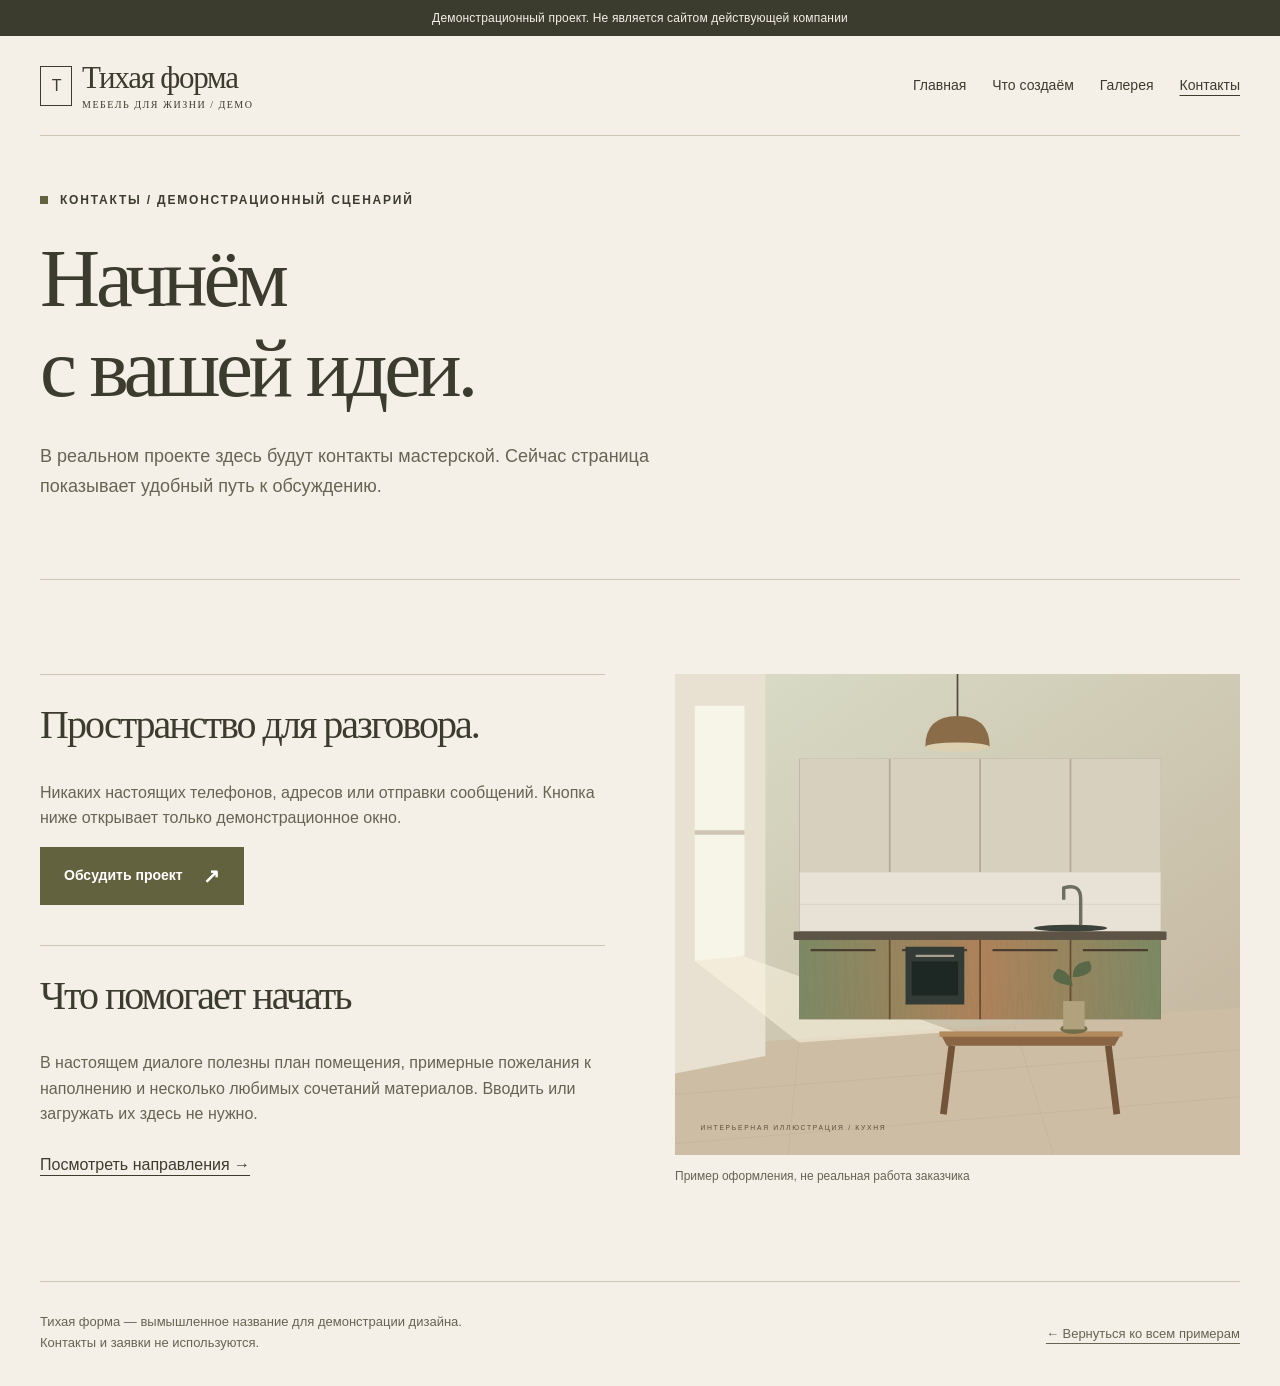
<file: portfolio-dist/furniture/contacts.html>
<!doctype html>
<html lang="ru">
<head>
  <meta charset="utf-8">
  <meta name="viewport" content="width=device-width, initial-scale=1">
  <title>Демонстрационные контакты — Тихая форма</title>
  <meta name="description" content="Сценарий первого обращения в вымышленную мебельную мастерскую. Настоящих контактов и сбора данных нет.">
  <meta name="theme-color" content="#f4f0e7">
  <link rel="icon" href="../shared/favicon.svg" type="image/svg+xml">
  <link rel="stylesheet" href="../shared/base.css">
  <link rel="stylesheet" href="style.css">
  <script src="../shared/ui.js" defer></script>
</head>
<body>
<a class="skip" href="#main">К содержимому</a>
<p class="demo-notice">Демонстрационный проект. Не является сайтом действующей компании</p>
<header class="header wrap furniture-header">
  <a class="brand" href="index.html"><span class="brand-mark" aria-hidden="true">Т</span><span>Тихая форма<small>МЕБЕЛЬ ДЛЯ ЖИЗНИ / ДЕМО</small></span></a>
  <button class="menu-toggle" type="button" data-menu-toggle aria-controls="navigation" aria-expanded="false">Меню</button>
  <nav class="nav" id="navigation" aria-label="Основная навигация"><a href="index.html">Главная</a><a href="services.html">Что создаём</a><a href="portfolio.html">Галерея</a><a href="contacts.html" aria-current="page">Контакты</a></nav>
</header><main id="main">
<section class="page-intro wrap"><p class="eyebrow">Контакты / демонстрационный сценарий</p><h1>Начнём<br>с вашей идеи.</h1><p class="lead">В реальном проекте здесь будут контакты мастерской. Сейчас страница показывает удобный путь к обсуждению.</p></section>
<section class="section wrap contact-layout"><div><div class="contact-block"><h2>Пространство для разговора.</h2><p>Никаких настоящих телефонов, адресов или отправки сообщений. Кнопка ниже открывает только демонстрационное окно.</p><button class="button" type="button" data-demo>Обсудить проект</button></div><div class="contact-block" style="margin-top:40px"><h2>Что помогает начать</h2><p>В настоящем диалоге полезны план помещения, примерные пожелания к наполнению и несколько любимых сочетаний материалов. Вводить или загружать их здесь не нужно.</p><a class="back-link" href="services.html">Посмотреть направления →</a></div></div>
<figure class="contact-illustration"><img src="assets/olive-kitchen.svg" alt="Иллюстрация кухни в тёплом интерьерном свете" width="1000" height="850"><figcaption class="caption">Пример оформления, не реальная работа заказчика</figcaption></figure></section>
</main>
<footer class="footer wrap">
  <p>Тихая форма — вымышленное название для демонстрации дизайна.<br>Контакты и заявки не используются.</p>
  <a class="back-link" href="../index.html">← Вернуться ко всем примерам</a>
</footer>
<dialog id="demo-dialog" aria-labelledby="demo-title" aria-describedby="demo-text">
  <button class="close" type="button" data-close autofocus>Закрыть ×</button>
  <p class="eyebrow">Только пример интерфейса</p>
  <h2 id="demo-title">Знакомство с демо</h2>
  <p id="demo-text">Это демонстрационный сайт, заявки не отправляются</p>
  <p>Здесь мог бы начаться диалог с компанией. В этом примере нет настоящей записи, контактов или сбора персональных данных.</p>
</dialog>
<noscript><p class="wrap">JavaScript выключен: меню и FAQ доступны, демонстрационные окна и подбор услуг требуют JavaScript. Заявки не принимаются.</p></noscript>
</body></html>
</file>
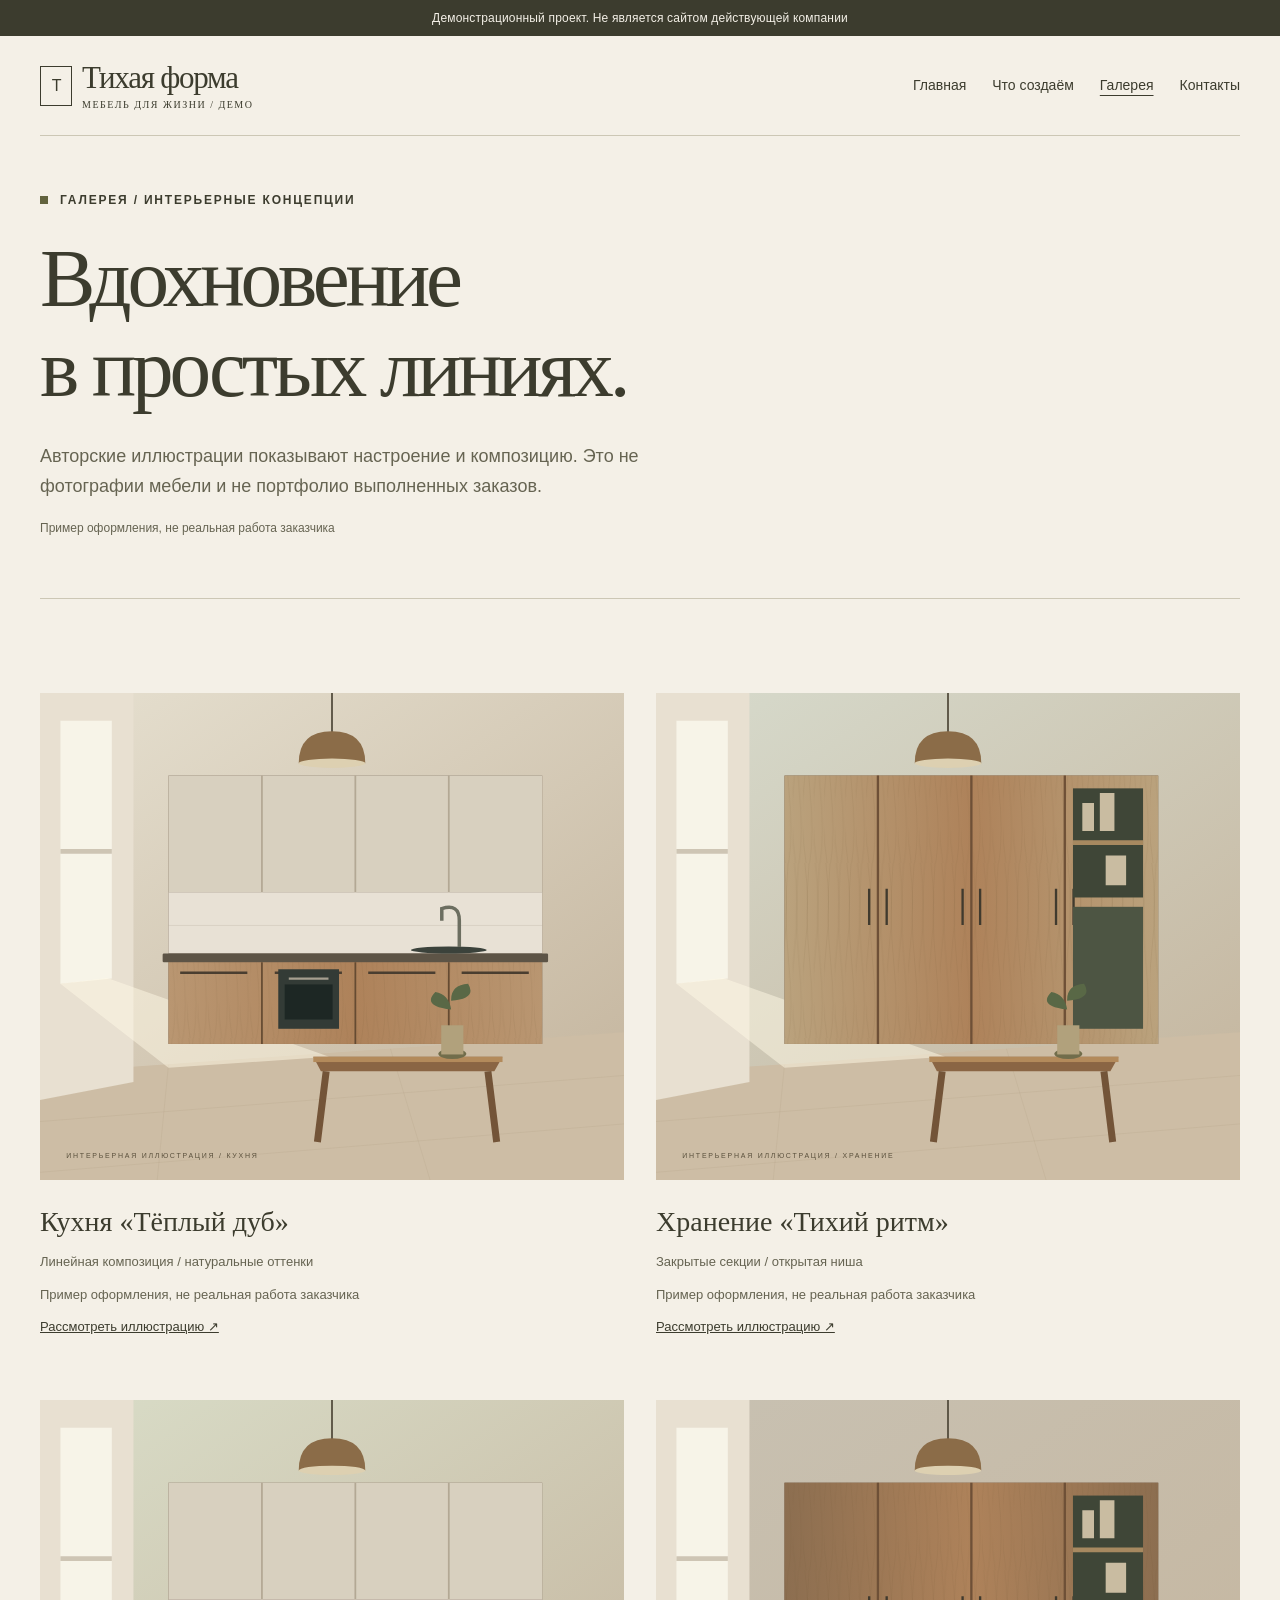
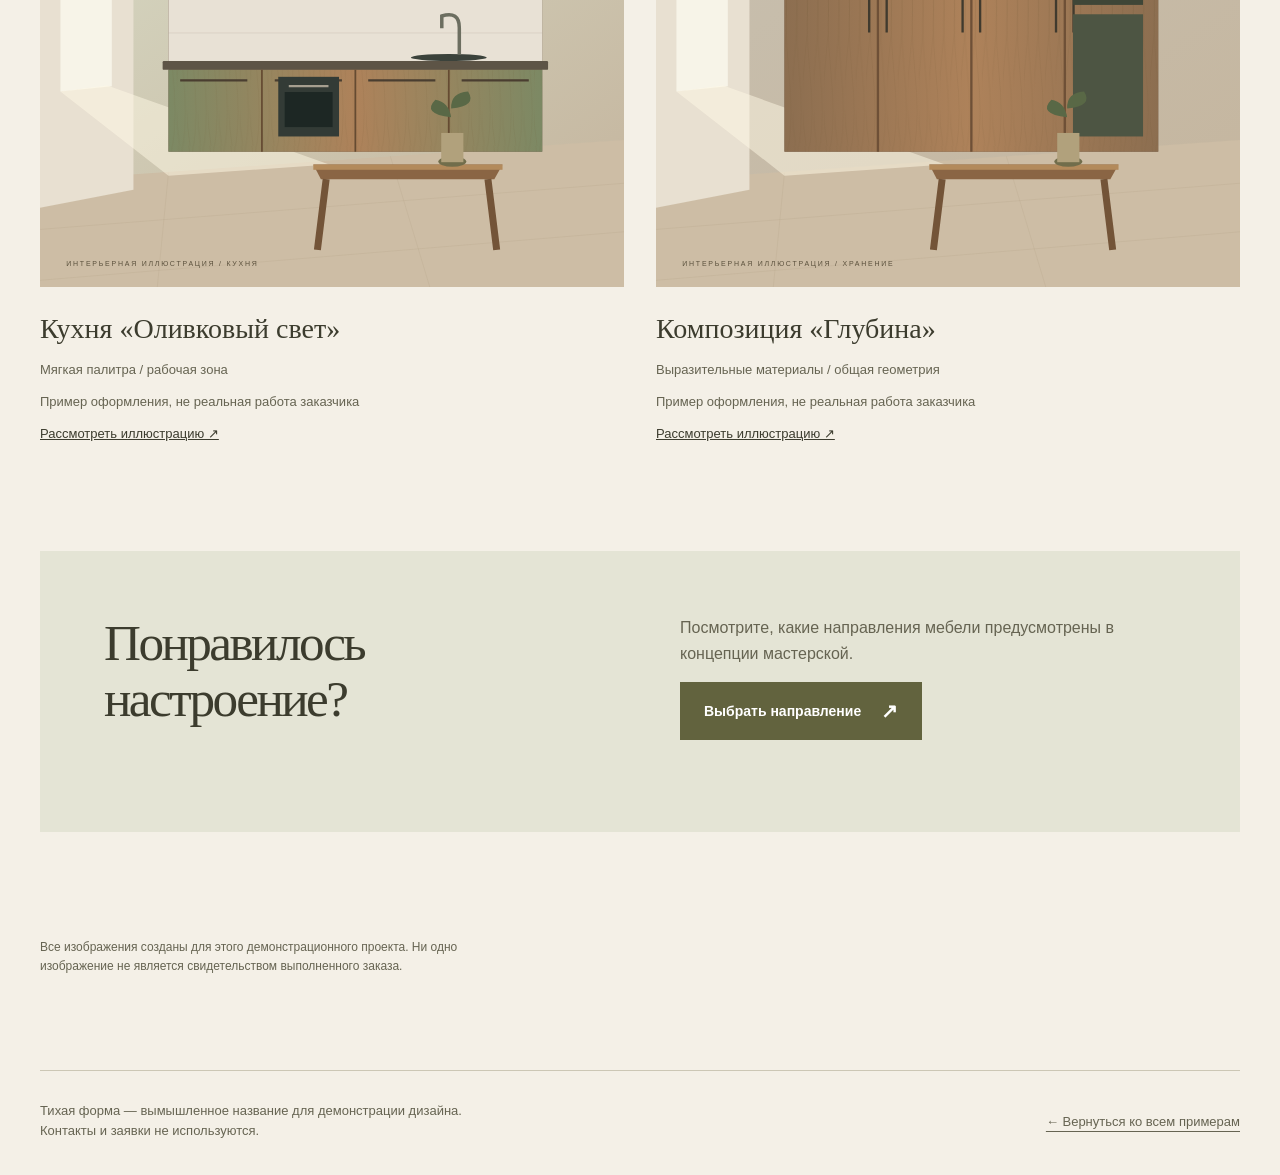
<file: portfolio-dist/furniture/portfolio.html>
<!doctype html>
<html lang="ru">
<head>
  <meta charset="utf-8">
  <meta name="viewport" content="width=device-width, initial-scale=1">
  <title>Интерьерные концепции — Тихая форма | Демо</title>
  <meta name="description" content="Доступная галерея оригинальных интерьерных SVG-иллюстраций. Не фотографии и не реальные работы заказчиков.">
  <meta name="theme-color" content="#f4f0e7">
  <link rel="icon" href="../shared/favicon.svg" type="image/svg+xml">
  <link rel="stylesheet" href="../shared/base.css">
  <link rel="stylesheet" href="style.css">
  <script src="../shared/ui.js" defer></script>
</head>
<body>
<a class="skip" href="#main">К содержимому</a>
<p class="demo-notice">Демонстрационный проект. Не является сайтом действующей компании</p>
<header class="header wrap furniture-header">
  <a class="brand" href="index.html"><span class="brand-mark" aria-hidden="true">Т</span><span>Тихая форма<small>МЕБЕЛЬ ДЛЯ ЖИЗНИ / ДЕМО</small></span></a>
  <button class="menu-toggle" type="button" data-menu-toggle aria-controls="navigation" aria-expanded="false">Меню</button>
  <nav class="nav" id="navigation" aria-label="Основная навигация"><a href="index.html">Главная</a><a href="services.html">Что создаём</a><a href="portfolio.html" aria-current="page">Галерея</a><a href="contacts.html">Контакты</a></nav>
</header><main id="main">
<section class="page-intro wrap"><p class="eyebrow">Галерея / интерьерные концепции</p><h1>Вдохновение<br>в простых линиях.</h1><p class="lead">Авторские иллюстрации показывают настроение и композицию. Это не фотографии мебели и не портфолио выполненных заказов.</p><p class="caption">Пример оформления, не реальная работа заказчика</p></section>
<section class="section wrap" aria-label="Галерея иллюстраций"><div class="grid two gallery-grid"><button class="gallery-tile" type="button" data-gallery data-image="assets/kitchen.svg" data-title="Кухня «Тёплый дуб»"><img src="assets/kitchen.svg" alt="Интерьерная иллюстрация: Кухня «Тёплый дуб»" width="1000" height="850" loading="lazy"><strong>Кухня «Тёплый дуб»</strong><span>Линейная композиция / натуральные оттенки</span><span class="caption">Пример оформления, не реальная работа заказчика</span><span class="zoom-label">Рассмотреть иллюстрацию ↗</span></button><button class="gallery-tile" type="button" data-gallery data-image="assets/wardrobe.svg" data-title="Хранение «Тихий ритм»"><img src="assets/wardrobe.svg" alt="Интерьерная иллюстрация: Хранение «Тихий ритм»" width="1000" height="850" loading="lazy"><strong>Хранение «Тихий ритм»</strong><span>Закрытые секции / открытая ниша</span><span class="caption">Пример оформления, не реальная работа заказчика</span><span class="zoom-label">Рассмотреть иллюстрацию ↗</span></button><button class="gallery-tile" type="button" data-gallery data-image="assets/olive-kitchen.svg" data-title="Кухня «Оливковый свет»"><img src="assets/olive-kitchen.svg" alt="Интерьерная иллюстрация: Кухня «Оливковый свет»" width="1000" height="850" loading="lazy"><strong>Кухня «Оливковый свет»</strong><span>Мягкая палитра / рабочая зона</span><span class="caption">Пример оформления, не реальная работа заказчика</span><span class="zoom-label">Рассмотреть иллюстрацию ↗</span></button><button class="gallery-tile" type="button" data-gallery data-image="assets/dark-storage.svg" data-title="Композиция «Глубина»"><img src="assets/dark-storage.svg" alt="Интерьерная иллюстрация: Композиция «Глубина»" width="1000" height="850" loading="lazy"><strong>Композиция «Глубина»</strong><span>Выразительные материалы / общая геометрия</span><span class="caption">Пример оформления, не реальная работа заказчика</span><span class="zoom-label">Рассмотреть иллюстрацию ↗</span></button></div></section>
<section class="wrap manifesto"><h2>Понравилось настроение?</h2><div><p>Посмотрите, какие направления мебели предусмотрены в концепции мастерской.</p><a class="button" href="services.html">Выбрать направление</a></div></section>
<section class="section wrap"><p class="caption">Все изображения созданы для этого демонстрационного проекта. Ни одно изображение не является свидетельством выполненного заказа.</p></section>
<dialog class="gallery-dialog" id="gallery-dialog" aria-labelledby="gallery-title" aria-describedby="gallery-caption"><button class="close" type="button" data-close autofocus>Закрыть ×</button><h2 id="gallery-title" data-gallery-title>Интерьерная концепция</h2><img src="assets/kitchen.svg" alt="Интерьерная иллюстрация кухни" width="1000" height="850"><p class="caption" id="gallery-caption">Пример оформления, не реальная работа заказчика</p><div class="gallery-controls"><button type="button" data-prev aria-label="Предыдущая иллюстрация">← Назад</button><p data-gallery-position aria-live="polite" aria-atomic="true">1 из 4</p><button type="button" data-next aria-label="Следующая иллюстрация">Далее →</button></div></dialog>
</main>
<footer class="footer wrap">
  <p>Тихая форма — вымышленное название для демонстрации дизайна.<br>Контакты и заявки не используются.</p>
  <a class="back-link" href="../index.html">← Вернуться ко всем примерам</a>
</footer>
<dialog id="demo-dialog" aria-labelledby="demo-title" aria-describedby="demo-text">
  <button class="close" type="button" data-close autofocus>Закрыть ×</button>
  <p class="eyebrow">Только пример интерфейса</p>
  <h2 id="demo-title">Знакомство с демо</h2>
  <p id="demo-text">Это демонстрационный сайт, заявки не отправляются</p>
  <p>Здесь мог бы начаться диалог с компанией. В этом примере нет настоящей записи, контактов или сбора персональных данных.</p>
</dialog>
<noscript><p class="wrap">JavaScript выключен: меню и FAQ доступны, демонстрационные окна и подбор услуг требуют JavaScript. Заявки не принимаются.</p></noscript>
</body></html>
</file>
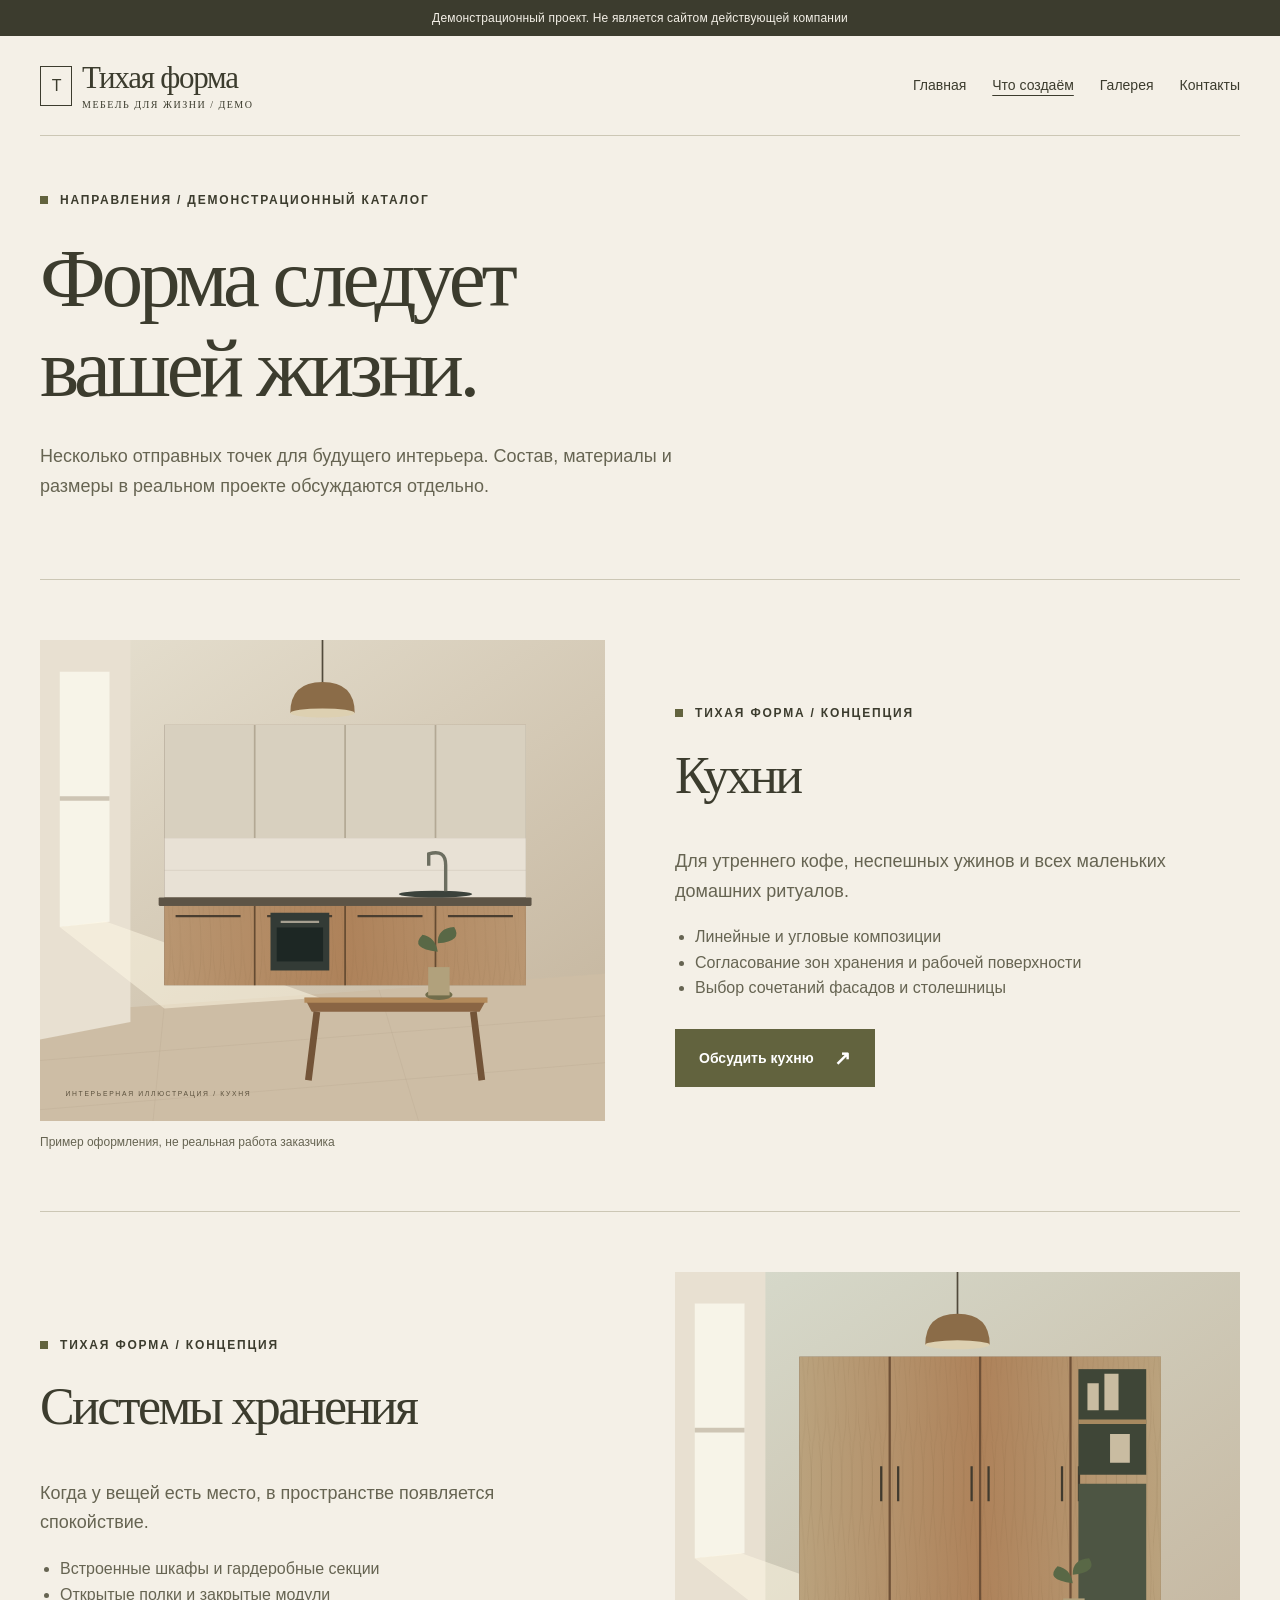
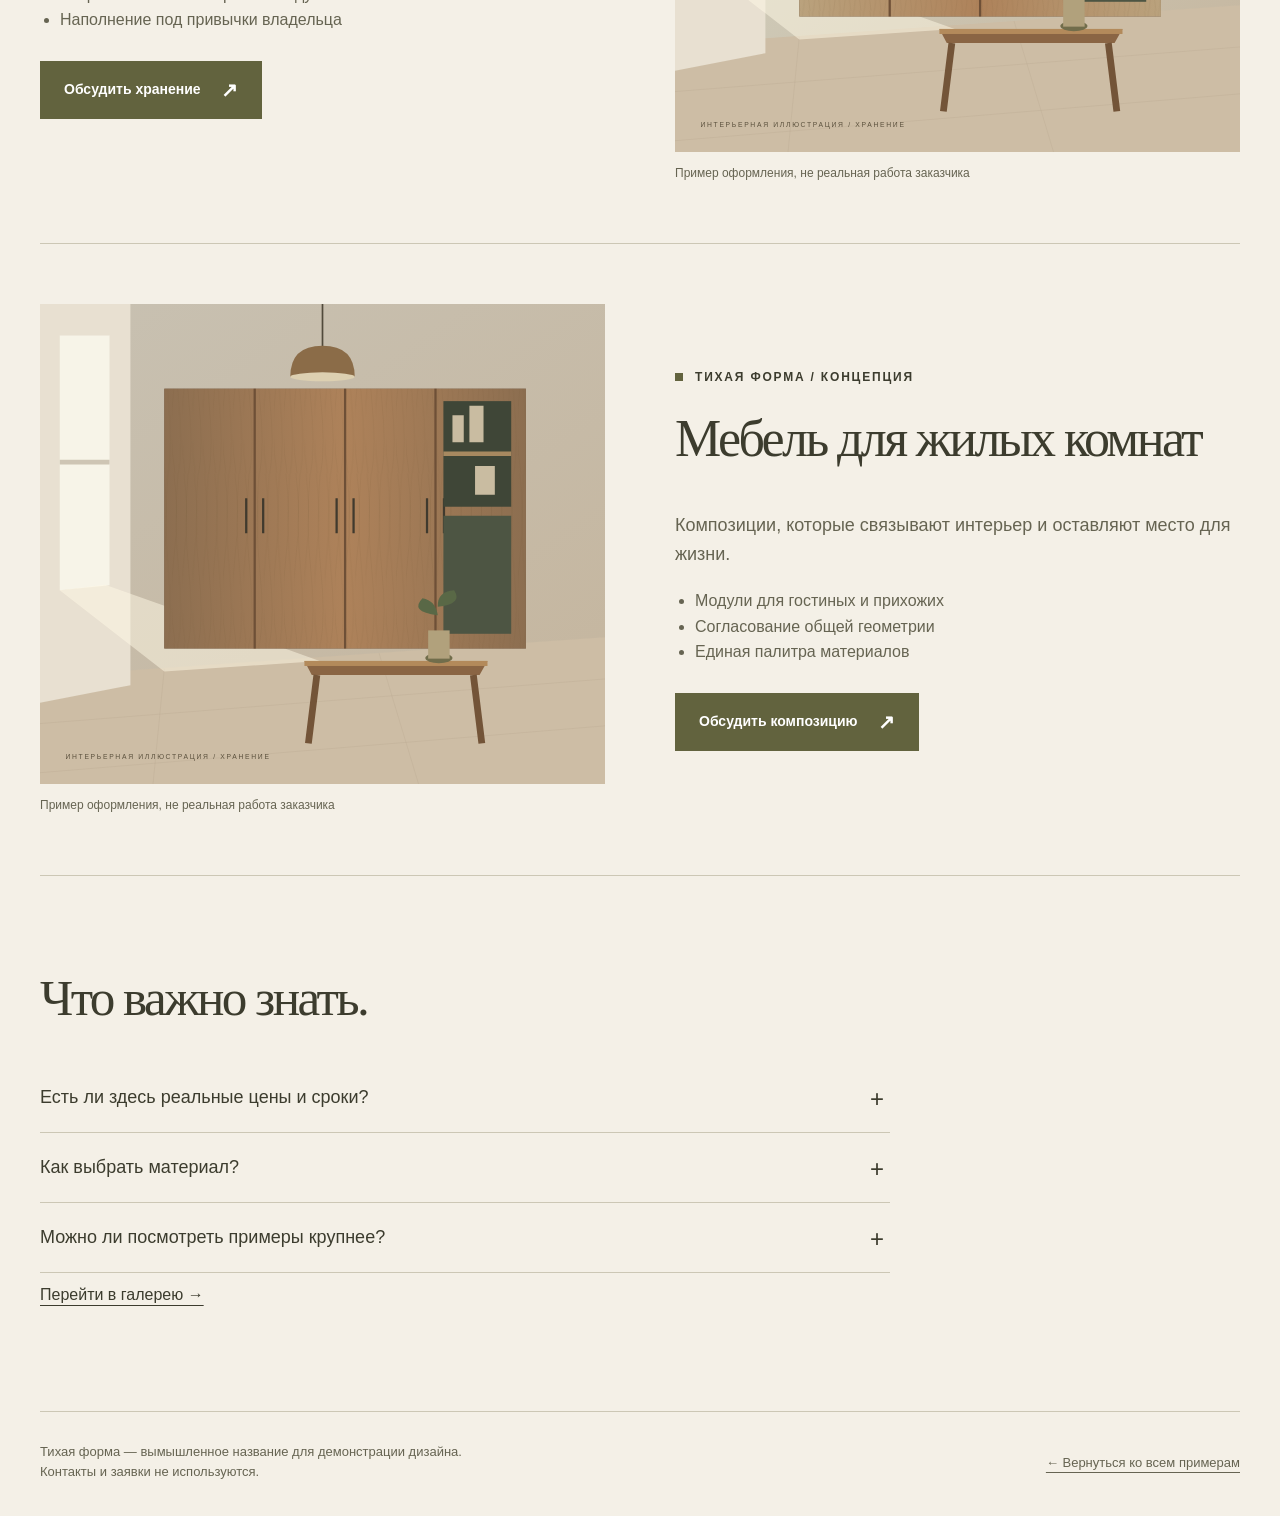
<file: portfolio-dist/furniture/services.html>
<!doctype html>
<html lang="ru">
<head>
  <meta charset="utf-8">
  <meta name="viewport" content="width=device-width, initial-scale=1">
  <title>Что создаём — Тихая форма | Демо</title>
  <meta name="description" content="Демонстрационные направления мебельной мастерской: кухни, системы хранения и мебель для жилых комнат.">
  <meta name="theme-color" content="#f4f0e7">
  <link rel="icon" href="../shared/favicon.svg" type="image/svg+xml">
  <link rel="stylesheet" href="../shared/base.css">
  <link rel="stylesheet" href="style.css">
  <script src="../shared/ui.js" defer></script>
</head>
<body>
<a class="skip" href="#main">К содержимому</a>
<p class="demo-notice">Демонстрационный проект. Не является сайтом действующей компании</p>
<header class="header wrap furniture-header">
  <a class="brand" href="index.html"><span class="brand-mark" aria-hidden="true">Т</span><span>Тихая форма<small>МЕБЕЛЬ ДЛЯ ЖИЗНИ / ДЕМО</small></span></a>
  <button class="menu-toggle" type="button" data-menu-toggle aria-controls="navigation" aria-expanded="false">Меню</button>
  <nav class="nav" id="navigation" aria-label="Основная навигация"><a href="index.html">Главная</a><a href="services.html" aria-current="page">Что создаём</a><a href="portfolio.html">Галерея</a><a href="contacts.html">Контакты</a></nav>
</header><main id="main">
<section class="page-intro wrap"><p class="eyebrow">Направления / демонстрационный каталог</p><h1>Форма следует<br>вашей жизни.</h1><p class="lead">Несколько отправных точек для будущего интерьера. Состав, материалы и размеры в реальном проекте обсуждаются отдельно.</p></section>
<div class="wrap"><section class="service-row" id="kitchens"><figure class="service-picture"><img src="assets/kitchen.svg" alt="Иллюстрация линейной кухни с деревянными фасадами" width="1000" height="850" loading="lazy"><figcaption class="caption">Пример оформления, не реальная работа заказчика</figcaption></figure><div><p class="eyebrow">Тихая форма / концепция</p><h2>Кухни</h2><p class="lead">Для утреннего кофе, неспешных ужинов и всех маленьких домашних ритуалов.</p><ul><li>Линейные и угловые композиции</li><li>Согласование зон хранения и рабочей поверхности</li><li>Выбор сочетаний фасадов и столешницы</li></ul><button class="button" type="button" data-demo>Обсудить кухню</button></div></section><section class="service-row" id="storage"><figure class="service-picture"><img src="assets/wardrobe.svg" alt="Иллюстрация высокого шкафа с открытой нишей" width="1000" height="850" loading="lazy"><figcaption class="caption">Пример оформления, не реальная работа заказчика</figcaption></figure><div><p class="eyebrow">Тихая форма / концепция</p><h2>Системы хранения</h2><p class="lead">Когда у вещей есть место, в пространстве появляется спокойствие.</p><ul><li>Встроенные шкафы и гардеробные секции</li><li>Открытые полки и закрытые модули</li><li>Наполнение под привычки владельца</li></ul><button class="button" type="button" data-demo>Обсудить хранение</button></div></section><section class="service-row" id="living"><figure class="service-picture"><img src="assets/dark-storage.svg" alt="Иллюстрация мебельной композиции для жилой комнаты" width="1000" height="850" loading="lazy"><figcaption class="caption">Пример оформления, не реальная работа заказчика</figcaption></figure><div><p class="eyebrow">Тихая форма / концепция</p><h2>Мебель для жилых комнат</h2><p class="lead">Композиции, которые связывают интерьер и оставляют место для жизни.</p><ul><li>Модули для гостиных и прихожих</li><li>Согласование общей геометрии</li><li>Единая палитра материалов</li></ul><button class="button" type="button" data-demo>Обсудить композицию</button></div></section></div>
<section class="section wrap"><div class="section-heading"><h2>Что важно знать.</h2></div><div class="faq"><details><summary>Есть ли здесь реальные цены и сроки?</summary><p>Нет. Это демонстрационный каталог направлений без рыночных цен, сроков изготовления и обещаний от действующей компании.</p></details>
<details><summary>Как выбрать материал?</summary><p>В реальной работе учитывают назначение мебели, свойства материала и бюджет. На иллюстрациях показаны только цветовые сочетания.</p></details>
<details><summary>Можно ли посмотреть примеры крупнее?</summary><p>Да. На странице галереи любая карточка открывает увеличенную иллюстрацию; доступны кнопки перехода и стрелки клавиатуры.</p></details></div><a class="back-link" href="portfolio.html">Перейти в галерею →</a></section>
</main>
<footer class="footer wrap">
  <p>Тихая форма — вымышленное название для демонстрации дизайна.<br>Контакты и заявки не используются.</p>
  <a class="back-link" href="../index.html">← Вернуться ко всем примерам</a>
</footer>
<dialog id="demo-dialog" aria-labelledby="demo-title" aria-describedby="demo-text">
  <button class="close" type="button" data-close autofocus>Закрыть ×</button>
  <p class="eyebrow">Только пример интерфейса</p>
  <h2 id="demo-title">Знакомство с демо</h2>
  <p id="demo-text">Это демонстрационный сайт, заявки не отправляются</p>
  <p>Здесь мог бы начаться диалог с компанией. В этом примере нет настоящей записи, контактов или сбора персональных данных.</p>
</dialog>
<noscript><p class="wrap">JavaScript выключен: меню и FAQ доступны, демонстрационные окна и подбор услуг требуют JavaScript. Заявки не принимаются.</p></noscript>
</body></html>
</file>
<file: shared/base.css>
* { box-sizing: border-box; min-width: 0; }
:root { color-scheme: light; --ink: #162d37; --muted: #4c626c; --paper: #f6f9f8; --line: #ccd9dd; --accent: #1466ce; --on-accent: #fff; --surface: #fff; --focus: #8c35c2; }
html { scroll-behavior: smooth; scroll-padding-top: 90px; }
body { margin: 0; background: var(--paper); color: var(--ink); font-family: Arial, Helvetica, sans-serif; line-height: 1.6; overflow-wrap: anywhere; }
body:has(dialog[open]) { overflow: hidden; }
button, select { font: inherit; }
button, summary, select { cursor: pointer; }
a { color: inherit; text-underline-offset: 5px; }
img { max-width: 100%; height: auto; display: block; }
h1, h2, h3, p { margin-top: 0; }
h1, h2, h3 { line-height: 1.08; }
h1 { font-size: clamp(2.75rem, 6.5vw, 6rem); letter-spacing: -.055em; font-weight: 500; margin-bottom: 28px; }
h2 { font-size: clamp(2.1rem, 4vw, 3.8rem); letter-spacing: -.04em; font-weight: 500; }
h3 { font-size: 1.35rem; letter-spacing: -.02em; }
p { max-width: 65ch; }
button, .button { min-height: 48px; border-radius: 3px; }
button { color: inherit; }
.wrap { width: min(1220px, calc(100% - 80px)); margin-inline: auto; }
.demo-notice { position: sticky; top: 0; z-index: 20; margin: 0; max-width: none; background: var(--ink); color: var(--paper); text-align: center; font-size: 12px; line-height: 1.5; padding: 9px 16px; letter-spacing: .015em; }
.skip { position: fixed; left: 16px; top: -100px; z-index: 60; padding: 12px; background: var(--surface); color: var(--ink); }
.skip:focus { top: 8px; }
.header { min-height: 100px; display: flex; align-items: center; gap: 28px; justify-content: space-between; position: relative; }
.brand { font-size: 24px; line-height: 1; letter-spacing: -.04em; font-weight: 700; text-decoration: none; display: flex; align-items: center; gap: 10px; }
.brand small { display: block; font-size: 10px; letter-spacing: .15em; margin-top: 7px; font-weight: 400; }
.brand-mark { display: grid; place-items: center; width: 38px; height: 38px; background: var(--accent); color: var(--on-accent); border-radius: 50%; font-size: 23px; }
.nav { display: flex; align-items: center; gap: 26px; font-size: 14px; }
.nav a { display: inline-flex; align-items: center; min-height: 44px; text-decoration: none; }
.nav a:hover, .nav a[aria-current=page] { text-decoration: underline; }
.menu-toggle { display: none; border: 1px solid var(--line); background: var(--surface); padding: 8px 16px; }
.eyebrow { font-size: 12px; letter-spacing: .15em; text-transform: uppercase; font-weight: 700; margin-bottom: 24px; }
.eyebrow::before { content: ''; width: 8px; height: 8px; background: var(--accent); display: inline-block; margin-right: 12px; }
.lead { color: var(--muted); font-size: 18px; line-height: 1.65; }
.button { display: inline-flex; align-items: center; justify-content: center; gap: 20px; padding: 13px 23px; border: 1px solid var(--accent); background: var(--accent); color: var(--on-accent); text-decoration: none; font-weight: 700; font-size: 14px; line-height: 1.5; transition: filter .2s; }
.button::after { content: '↗'; font-size: 20px; }
.button:hover { filter: brightness(.9); }
.button.secondary { background: transparent; border-color: var(--line); color: var(--ink); }
.actions { display: flex; align-items: center; flex-wrap: wrap; gap: 12px; }
.section { padding-block: 94px; }
.section-heading { display: flex; align-items: flex-end; justify-content: space-between; gap: 24px; margin-bottom: 38px; }
.section-heading h2 { margin-bottom: 0; max-width: 800px; }
.section-heading p { max-width: 340px; color: var(--muted); margin-bottom: 0; }
.grid { display: grid; gap: 24px; grid-template-columns: repeat(3, minmax(0, 1fr)); }
.four { grid-template-columns: repeat(4, minmax(0, 1fr)); }
.two { grid-template-columns: repeat(2, minmax(0, 1fr)); }
.card { min-width: 0; border: 1px solid var(--line); padding: 30px; background: var(--surface); }
.card p { color: var(--muted); margin-bottom: 0; }
.number { display: block; font-size: 12px; letter-spacing: .08em; color: var(--muted); margin-bottom: 38px; }
.caption { font-size: 12px; color: var(--muted); line-height: 1.55; margin-block: 12px 0; }
.tag { display: inline-block; font-size: 11px; padding: 5px 10px; border: 1px solid var(--line); border-radius: 30px; }
.faq { max-width: 850px; }
details { border-bottom: 1px solid var(--line); }
summary { min-height: 66px; padding: 20px 40px 20px 0; font-size: 18px; position: relative; list-style: none; }
summary::-webkit-details-marker { display: none; }
summary::after { content: '+'; position: absolute; right: 6px; top: 17px; font-size: 24px; }
details[open] summary::after { content: '−'; }
details > p { color: var(--muted); padding-right: 35px; }
.contact { background: var(--ink); color: var(--paper); padding: 54px; display: flex; align-items: center; justify-content: space-between; gap: 32px; }
.contact h2 { max-width: 690px; margin-bottom: 20px; }
.contact p { max-width: 550px; }
.footer { border-top: 1px solid var(--line); padding-block: 30px; display: flex; justify-content: space-between; gap: 22px; font-size: 13px; color: var(--muted); }
.footer p { margin: 0; }
.back-link { min-height: 44px; display: inline-flex; align-items: center; }
:focus-visible { outline: 3px solid var(--focus); outline-offset: 5px; }
[hidden] { display: none !important; }
dialog { width: min(520px, calc(100% - 32px)); max-height: calc(100dvh - 40px); border: 1px solid var(--line); padding: 36px; color: var(--ink); background: var(--paper); border-radius: 8px; }
dialog::backdrop { background: rgb(10 20 25 / .78); }
dialog h2 { font-size: 32px; margin-bottom: 20px; }
dialog p { color: var(--muted); }
dialog .close { display: block; margin: 0 0 24px auto; border: 1px solid var(--line); padding: 8px 15px; background: var(--surface); }
.gallery-dialog { width: min(1000px, calc(100% - 32px)); }
.gallery-dialog img { width: 100%; max-height: 55dvh; object-fit: contain; }
.gallery-controls { display: flex; align-items: center; justify-content: space-between; gap: 14px; margin-top: 22px; }
.gallery-controls button { padding: 8px 16px; background: var(--surface); border: 1px solid var(--line); }
.gallery-controls p { margin: 0; }
.page-intro { padding-block: 55px 60px; border-bottom: 1px solid var(--line); }
.page-intro h1 { max-width: 1000px; }
@media (max-width: 1000px) {
  .wrap { width: calc(100% - 48px); }
  .nav { gap: 16px; }
  .four { grid-template-columns: repeat(2, minmax(0, 1fr)); }
  .card { padding: 24px; }
}
@media (max-width: 760px) {
  .wrap { width: calc(100% - 36px); }
  .header { min-height: 84px; gap: 12px; flex-wrap: wrap; padding-block: 18px; }
  .brand { font-size: 22px; }
  .nav { flex-basis: 100%; flex-wrap: wrap; gap: 4px; padding-top: 16px; }
  .nav a { flex-basis: 100%; padding: 8px 12px; border-bottom: 1px solid var(--line); }
  .js .menu-toggle { display: block; }
  .js .nav { display: none; }
  .js .nav.is-open { display: flex; }
  .grid, .four, .two { grid-template-columns: 1fr; }
  .section { padding-block: 62px; }
  .section-heading { align-items: flex-start; flex-direction: column; gap: 18px; margin-bottom: 28px; }
  .lead { font-size: 17px; }
  .contact { padding: 30px 24px; flex-direction: column; align-items: flex-start; }
  .footer { flex-direction: column; }
  dialog { padding: 24px; }
  .gallery-controls { flex-wrap: wrap; }
  .page-intro { padding-block: 32px 44px; }
}
@media (prefers-reduced-motion: reduce) {
  html { scroll-behavior: auto; }
  *, *::before, *::after { animation: none !important; transition: none !important; }
}
</file>
<file: demo-autoservice/style.css>
:root { color-scheme: dark; --paper: #171e20; --ink: #f1f3eb; --muted: #b6c1bd; --line: #46514f; --surface: #20292b; --accent: #cae973; --on-accent: #172018; --focus: #f7b45b; }
.demo-notice { background: #cae973; color: #172018; }
.auto-header { border-bottom: 1px solid var(--line); }
.brand { text-transform: uppercase; letter-spacing: -.07em; font-size: 25px; }
.brand-mark { color: var(--paper); border-radius: 4px; transform: skew(-8deg); font-size: 21px; }
.auto-hero { display: grid; grid-template-columns: 1fr 1fr; align-items: center; gap: 25px; padding-block: 50px 40px; }
.auto-hero h1 { font-size: clamp(3.1rem, 6.3vw, 6.2rem); font-weight: 700; line-height: .98; }
.auto-hero h1 span { color: var(--accent); }
.auto-hero figure { margin: 0; }
.auto-hero img { width: 100%; }
.auto-hero .lead { max-width: 450px; }
.hero-spec { font-family: 'Courier New', monospace; text-transform: uppercase; font-size: 12px; padding-top: 28px; margin-top: 30px; border-top: 1px solid var(--line); display: flex; gap: 22px; }
.auto-band { background: var(--accent); color: var(--on-accent); display: flex; justify-content: space-between; gap: 20px; padding: 25px 32px; font-size: 13px; text-transform: uppercase; letter-spacing: .06em; }
.auto-band span::before { content: '↗'; margin-right: 16px; }
.auto-services { border-bottom: 1px solid var(--line); }
.filters { display: flex; flex-wrap: wrap; gap: 10px; margin-bottom: 18px; }
.filters button { border: 1px solid var(--line); padding: 10px 22px; background: transparent; border-radius: 30px; }
.filters button[aria-pressed=true] { background: var(--accent); color: var(--on-accent); border-color: var(--accent); }
.filter-status { font-size: 13px; color: var(--muted); margin-bottom: 28px; min-height: 22px; }
.auto-services .card { background: transparent; border-radius: 6px; padding: 32px; }
.auto-services .number { color: var(--accent); }
.auto-services .card h3 { min-height: 2.2em; }
.auto-services .card p { font-size: 14px; }
.auto-services .card button { margin-top: 28px; background: transparent; color: var(--accent); border: none; padding: 4px 0; font-size: 14px; text-decoration: underline; text-underline-offset: 5px; }
.auto-process { list-style: none; padding: 0; }
.auto-process li { border-top: 1px solid var(--line); padding-top: 24px; }
.auto-process .number { font-size: 32px; color: var(--accent); font-weight: 700; margin-bottom: 28px; }
.auto-process p { color: var(--muted); font-size: 14px; }
.auto-example { display: grid; grid-template-columns: 1fr 1fr; gap: 60px; align-items: center; background: var(--surface); padding: 50px; margin-top: 64px; }
.auto-example figure { margin: 0; }
.auto-example img { width: 100%; }
.benefit-list { padding: 0; list-style: none; display: grid; gap: 18px; }
.benefit-list li { border-bottom: 1px solid var(--line); padding-bottom: 18px; }
.benefit-list strong { display: block; color: var(--accent); margin-bottom: 8px; }
.benefit-list p { margin: 0; font-size: 14px; color: var(--muted); }
.auto-contact { background: var(--accent); color: var(--on-accent); border-radius: 6px; }
.auto-contact .button { background: #172018; color: #f1f3eb; border-color: #172018; }
.mobile-book { display: none; }
@media (max-width: 1000px) { .auto-example { gap: 30px; padding: 30px; } .auto-hero h1 { font-size: 5.2vw; } }
@media (max-width: 760px) {
  body { padding-bottom: 80px; }
  .auto-hero { grid-template-columns: 1fr; gap: 24px; padding-block: 30px 35px; }
  .auto-hero h1 { font-size: clamp(3.1rem, 11vw, 4.7rem); }
  .auto-hero figure { max-width: 540px; }
  .hero-spec { flex-wrap: wrap; gap: 6px 20px; }
  .auto-band { flex-direction: column; gap: 12px; padding: 24px; }
  .auto-example { grid-template-columns: 1fr; padding: 24px; gap: 30px; }
  .auto-services .card h3 { min-height: auto; }
  .mobile-book { position: fixed; display: block; z-index: 25; bottom: 0; left: 0; width: 100%; padding: 12px 18px calc(12px + env(safe-area-inset-bottom)); background: var(--paper); border-top: 1px solid var(--line); }
  .mobile-book button { width: 100%; }
}
</file>
<file: demo-furniture/style.css>
:root { --paper: #f4f0e7; --ink: #3c3c2e; --muted: #666452; --line: #ccc7b5; --surface: #f9f6ee; --accent: #62633e; --on-accent: #fff; --focus: #8c3719; }
h1, h2 { font-family: Georgia, 'Times New Roman', serif; font-weight: 400; letter-spacing: -.05em; }
.brand { font-family: Georgia, 'Times New Roman', serif; font-weight: 400; font-size: 31px; }
.brand-mark { border-radius: 0; font-family: Arial, sans-serif; font-size: 16px; background: transparent; color: var(--ink); border: 1px solid var(--ink); width: 32px; height: 40px; }
.button { border-radius: 0; }
.furniture-header { border-bottom: 1px solid var(--line); }
.furniture-hero { display: grid; grid-template-columns: .9fr 1.1fr; gap: 66px; align-items: center; padding-block: 38px 60px; }
.furniture-hero h1 { font-size: clamp(3.1rem, 6.7vw, 6.5rem); }
.furniture-hero h1 em { color: var(--accent); font-weight: 400; }
.furniture-hero .lead { margin-bottom: 28px; }
.furniture-hero figure { margin: 0; }
.furniture-hero img { width: 100%; aspect-ratio: 1 / 1.1; object-fit: cover; }
.material-line { margin-top: 36px; border-top: 1px solid var(--line); padding-top: 19px; display: flex; gap: 14px; font-size: 12px; align-items: center; color: var(--muted); }
.swatches { display: flex; gap: 5px; }
.swatches i { width: 23px; height: 23px; background: #a78560; border-radius: 50%; display: block; }
.swatches i:nth-child(2) { background: #6c7655; }.swatches i:nth-child(3) { background: #d2c4a7; }
.furniture-categories { border-top: 1px solid var(--line); }
.furniture-card { color: inherit; text-decoration: none; display: block; min-width: 0; }
.furniture-card img { width: 100%; aspect-ratio: 1.2; object-fit: cover; transition: filter .2s; }
.furniture-card:hover img { filter: brightness(.93); }
.furniture-card h3 { font-family: Georgia, 'Times New Roman', serif; font-size: 29px; font-weight: 400; margin-block: 24px 10px; }
.furniture-card .caption { margin-bottom: 18px; }
.furniture-card p { font-size: 14px; color: var(--muted); }
.furniture-card .arrow-link { display: inline-flex; align-items: center; min-height: 44px; gap: 35px; border-bottom: 1px solid var(--ink); }
.manifesto { background: #e4e4d5; padding: 64px; display: grid; grid-template-columns: 1fr 1fr; gap: 80px; }
.manifesto h2 { font-size: clamp(2.3rem, 4vw, 4rem); }
.manifesto p { color: var(--muted); }
.process-list { list-style: none; padding: 0; }
.process-list li { padding: 26px 0; border-top: 1px solid var(--line); }
.process-list h3 { font-family: Georgia, serif; font-weight: 400; font-size: 26px; }
.process-list p { margin-bottom: 0; color: var(--muted); }
.service-row { display: grid; grid-template-columns: 1fr 1fr; align-items: center; gap: 70px; padding-block: 60px; border-bottom: 1px solid var(--line); }
.service-row:nth-child(even) .service-picture { order: 2; }
.service-row h2 { font-size: 52px; }
.service-picture { margin: 0; }
.service-picture img { width: 100%; }
.service-row ul { padding-left: 20px; margin-bottom: 28px; color: var(--muted); }
.gallery-grid { gap: 50px 32px; }
.gallery-tile { padding: 0; background: transparent; border: none; border-radius: 0; text-align: left; width: 100%; display: block; }
.gallery-tile img { width: 100%; aspect-ratio: 1.2; object-fit: cover; }
.gallery-tile strong { display: block; font-family: Georgia, serif; font-weight: 400; font-size: 28px; margin-block: 20px 8px; }
.gallery-tile span { display: block; font-size: 13px; color: var(--muted); }
.gallery-tile .zoom-label { color: var(--ink); text-decoration: underline; padding-block: 12px; }
.contact-layout { display: grid; grid-template-columns: 1fr 1fr; gap: 70px; }
.contact-block { border-top: 1px solid var(--line); padding-top: 28px; }
.contact-block h2 { font-size: 40px; }
.contact-block p { color: var(--muted); }
.contact-illustration { margin: 0; }
.contact-illustration img { width: 100%; }
@media (max-width: 1000px) { .furniture-hero { gap: 30px; }.manifesto { padding: 40px; gap: 40px; }.service-row { gap: 32px; } }
@media (max-width: 760px) {
  .furniture-hero { grid-template-columns: 1fr; gap: 30px; padding-top: 28px; }
  .furniture-hero img { aspect-ratio: 1.2; }
  .manifesto { padding: 30px 24px; grid-template-columns: 1fr; gap: 18px; }
  .service-row, .contact-layout { grid-template-columns: 1fr; gap: 30px; padding-block: 40px; }
  .service-row:nth-child(even) .service-picture { order: 0; }
  .service-row h2 { font-size: 40px; }
}
</file>
<file: demo-ventilation/style.css>
:root { --paper: #f5f9fa; --ink: #18343f; --accent: #1264cd; --muted: #49636f; --line: #cbdce3; }
.vent-header { border-bottom: 1px solid var(--line); }
.vent-hero { display: grid; grid-template-columns: 1.05fr 1fr; align-items: center; gap: 45px; padding-block: 50px 65px; }
.vent-hero h1 span { color: var(--accent); }
.vent-hero .lead { max-width: 430px; margin-bottom: 32px; }
.air-visual { position: relative; margin: 0; }
.air-visual img { width: 100%; border-radius: 4px 80px 4px 4px; }
.visual-label { position: absolute; left: -24px; bottom: 38px; padding: 18px 24px; background: #fff; border: 1px solid var(--line); font-size: 13px; }
.visual-label strong { display: block; font-size: 19px; font-weight: 500; }
.hero-note { font-size: 12px; color: var(--muted); margin-top: 24px; max-width: 400px; }
.vent-services { background: #e8f1f5; }
.service-icon { display: grid; place-items: center; height: 52px; width: 52px; border-radius: 50%; color: var(--accent); border: 1px solid #bdd3e4; font-size: 25px; margin-bottom: 30px; }
.vent-services .card { border: 0; }
.service-list { display: flex; gap: 10px; flex-wrap: wrap; padding: 0; list-style: none; margin-top: 20px; }
.steps { padding: 0; list-style: none; counter-reset: steps; }
.steps li { padding-top: 26px; border-top: 2px solid var(--accent); counter-increment: steps; }
.steps li::before { content: '0' counter(steps); display: block; font-size: 12px; color: var(--accent); margin-bottom: 24px; }
.steps p { font-size: 14px; color: var(--muted); }
.project-card { margin: 0; }
.project-card .drawing { background: #e8f1f5; aspect-ratio: 4 / 3; display: grid; place-items: center; overflow: hidden; }
.project-card img { width: 88%; mix-blend-mode: multiply; }
.project-card:nth-child(2) .drawing { background: #e0ebdf; }
.project-card:nth-child(3) .drawing { background: #f1e9db; }
.project-card h3 { margin-block: 23px 8px; }
.project-card p { font-size: 14px; color: var(--muted); }
.approach { display: grid; grid-template-columns: .7fr 1fr; gap: 70px; margin-top: 70px; padding: 40px; border: 1px solid var(--line); }
.approach h3 { font-size: 30px; margin-bottom: 0; }
.approach ul { margin: 0; padding-left: 20px; display: grid; gap: 12px; color: var(--muted); }
.faq-layout { display: grid; grid-template-columns: .7fr 1fr; gap: 70px; }
@media (max-width: 1000px) { .vent-hero { gap: 25px; } .visual-label { left: 0; bottom: 0; } }
@media (max-width: 760px) {
  .vent-hero { grid-template-columns: 1fr; padding-block: 32px 46px; gap: 35px; }
  .vent-hero h1 { font-size: clamp(3rem, 11vw, 4.5rem); }
  .air-visual { max-width: 520px; }
  .visual-label { padding: 12px 18px; }
  .approach, .faq-layout { grid-template-columns: 1fr; gap: 28px; }
  .approach { padding: 26px; margin-top: 40px; }
}
</file>
<file: portfolio-dist/shared/base.css>
* { box-sizing: border-box; min-width: 0; }
:root { color-scheme: light; --ink: #162d37; --muted: #4c626c; --paper: #f6f9f8; --line: #ccd9dd; --accent: #1466ce; --on-accent: #fff; --surface: #fff; --focus: #8c35c2; }
html { scroll-behavior: smooth; scroll-padding-top: 90px; }
body { margin: 0; background: var(--paper); color: var(--ink); font-family: Arial, Helvetica, sans-serif; line-height: 1.6; overflow-wrap: anywhere; }
body:has(dialog[open]) { overflow: hidden; }
button, select { font: inherit; }
button, summary, select { cursor: pointer; }
a { color: inherit; text-underline-offset: 5px; }
img { max-width: 100%; height: auto; display: block; }
h1, h2, h3, p { margin-top: 0; }
h1, h2, h3 { line-height: 1.08; }
h1 { font-size: clamp(2.75rem, 6.5vw, 6rem); letter-spacing: -.055em; font-weight: 500; margin-bottom: 28px; }
h2 { font-size: clamp(2.1rem, 4vw, 3.8rem); letter-spacing: -.04em; font-weight: 500; }
h3 { font-size: 1.35rem; letter-spacing: -.02em; }
p { max-width: 65ch; }
button, .button { min-height: 48px; border-radius: 3px; }
button { color: inherit; }
.wrap { width: min(1220px, calc(100% - 80px)); margin-inline: auto; }
.demo-notice { position: sticky; top: 0; z-index: 20; margin: 0; max-width: none; background: var(--ink); color: var(--paper); text-align: center; font-size: 12px; line-height: 1.5; padding: 9px 16px; letter-spacing: .015em; }
.skip { position: fixed; left: 16px; top: -100px; z-index: 60; padding: 12px; background: var(--surface); color: var(--ink); }
.skip:focus { top: 8px; }
.header { min-height: 100px; display: flex; align-items: center; gap: 28px; justify-content: space-between; position: relative; }
.brand { font-size: 24px; line-height: 1; letter-spacing: -.04em; font-weight: 700; text-decoration: none; display: flex; align-items: center; gap: 10px; }
.brand small { display: block; font-size: 10px; letter-spacing: .15em; margin-top: 7px; font-weight: 400; }
.brand-mark { display: grid; place-items: center; width: 38px; height: 38px; background: var(--accent); color: var(--on-accent); border-radius: 50%; font-size: 23px; }
.nav { display: flex; align-items: center; gap: 26px; font-size: 14px; }
.nav a { display: inline-flex; align-items: center; min-height: 44px; text-decoration: none; }
.nav a:hover, .nav a[aria-current=page] { text-decoration: underline; }
.menu-toggle { display: none; border: 1px solid var(--line); background: var(--surface); padding: 8px 16px; }
.eyebrow { font-size: 12px; letter-spacing: .15em; text-transform: uppercase; font-weight: 700; margin-bottom: 24px; }
.eyebrow::before { content: ''; width: 8px; height: 8px; background: var(--accent); display: inline-block; margin-right: 12px; }
.lead { color: var(--muted); font-size: 18px; line-height: 1.65; }
.button { display: inline-flex; align-items: center; justify-content: center; gap: 20px; padding: 13px 23px; border: 1px solid var(--accent); background: var(--accent); color: var(--on-accent); text-decoration: none; font-weight: 700; font-size: 14px; line-height: 1.5; transition: filter .2s; }
.button::after { content: '↗'; font-size: 20px; }
.button:hover { filter: brightness(.9); }
.button.secondary { background: transparent; border-color: var(--line); color: var(--ink); }
.actions { display: flex; align-items: center; flex-wrap: wrap; gap: 12px; }
.section { padding-block: 94px; }
.section-heading { display: flex; align-items: flex-end; justify-content: space-between; gap: 24px; margin-bottom: 38px; }
.section-heading h2 { margin-bottom: 0; max-width: 800px; }
.section-heading p { max-width: 340px; color: var(--muted); margin-bottom: 0; }
.grid { display: grid; gap: 24px; grid-template-columns: repeat(3, minmax(0, 1fr)); }
.four { grid-template-columns: repeat(4, minmax(0, 1fr)); }
.two { grid-template-columns: repeat(2, minmax(0, 1fr)); }
.card { min-width: 0; border: 1px solid var(--line); padding: 30px; background: var(--surface); }
.card p { color: var(--muted); margin-bottom: 0; }
.number { display: block; font-size: 12px; letter-spacing: .08em; color: var(--muted); margin-bottom: 38px; }
.caption { font-size: 12px; color: var(--muted); line-height: 1.55; margin-block: 12px 0; }
.tag { display: inline-block; font-size: 11px; padding: 5px 10px; border: 1px solid var(--line); border-radius: 30px; }
.faq { max-width: 850px; }
details { border-bottom: 1px solid var(--line); }
summary { min-height: 66px; padding: 20px 40px 20px 0; font-size: 18px; position: relative; list-style: none; }
summary::-webkit-details-marker { display: none; }
summary::after { content: '+'; position: absolute; right: 6px; top: 17px; font-size: 24px; }
details[open] summary::after { content: '−'; }
details > p { color: var(--muted); padding-right: 35px; }
.contact { background: var(--ink); color: var(--paper); padding: 54px; display: flex; align-items: center; justify-content: space-between; gap: 32px; }
.contact h2 { max-width: 690px; margin-bottom: 20px; }
.contact p { max-width: 550px; }
.footer { border-top: 1px solid var(--line); padding-block: 30px; display: flex; justify-content: space-between; gap: 22px; font-size: 13px; color: var(--muted); }
.footer p { margin: 0; }
.back-link { min-height: 44px; display: inline-flex; align-items: center; }
:focus-visible { outline: 3px solid var(--focus); outline-offset: 5px; }
[hidden] { display: none !important; }
dialog { width: min(520px, calc(100% - 32px)); max-height: calc(100dvh - 40px); border: 1px solid var(--line); padding: 36px; color: var(--ink); background: var(--paper); border-radius: 8px; }
dialog::backdrop { background: rgb(10 20 25 / .78); }
dialog h2 { font-size: 32px; margin-bottom: 20px; }
dialog p { color: var(--muted); }
dialog .close { display: block; margin: 0 0 24px auto; border: 1px solid var(--line); padding: 8px 15px; background: var(--surface); }
.gallery-dialog { width: min(1000px, calc(100% - 32px)); }
.gallery-dialog img { width: 100%; max-height: 55dvh; object-fit: contain; }
.gallery-controls { display: flex; align-items: center; justify-content: space-between; gap: 14px; margin-top: 22px; }
.gallery-controls button { padding: 8px 16px; background: var(--surface); border: 1px solid var(--line); }
.gallery-controls p { margin: 0; }
.page-intro { padding-block: 55px 60px; border-bottom: 1px solid var(--line); }
.page-intro h1 { max-width: 1000px; }
@media (max-width: 1000px) {
  .wrap { width: calc(100% - 48px); }
  .nav { gap: 16px; }
  .four { grid-template-columns: repeat(2, minmax(0, 1fr)); }
  .card { padding: 24px; }
}
@media (max-width: 760px) {
  .wrap { width: calc(100% - 36px); }
  .header { min-height: 84px; gap: 12px; flex-wrap: wrap; padding-block: 18px; }
  .brand { font-size: 22px; }
  .nav { flex-basis: 100%; flex-wrap: wrap; gap: 4px; padding-top: 16px; }
  .nav a { flex-basis: 100%; padding: 8px 12px; border-bottom: 1px solid var(--line); }
  .js .menu-toggle { display: block; }
  .js .nav { display: none; }
  .js .nav.is-open { display: flex; }
  .grid, .four, .two { grid-template-columns: 1fr; }
  .section { padding-block: 62px; }
  .section-heading { align-items: flex-start; flex-direction: column; gap: 18px; margin-bottom: 28px; }
  .lead { font-size: 17px; }
  .contact { padding: 30px 24px; flex-direction: column; align-items: flex-start; }
  .footer { flex-direction: column; }
  dialog { padding: 24px; }
  .gallery-controls { flex-wrap: wrap; }
  .page-intro { padding-block: 32px 44px; }
}
@media (prefers-reduced-motion: reduce) {
  html { scroll-behavior: auto; }
  *, *::before, *::after { animation: none !important; transition: none !important; }
}
</file>
<file: portfolio-dist/style.css>
:root { --paper: #f7f7f2; --ink: #242c38; --muted: #59616d; --line: #d3d6d8; --accent: #3158d8; }
.portfolio-header { min-height: 95px; border-bottom: 1px solid var(--line); }
.portfolio-logo { font-size: 21px; letter-spacing: -.04em; font-weight: 700; text-decoration: none; }
.portfolio-header p { margin: 0; font-size: 12px; color: var(--muted); }
.portfolio-hero { padding: 72px 0 80px; display: grid; grid-template-columns: 1.6fr .65fr; gap: 80px; align-items: end; }
.portfolio-hero h1 { font-size: clamp(3.1rem, 6.7vw, 6.4rem); max-width: 900px; margin-bottom: 0; }
.portfolio-hero h1 em { font-family: Georgia, serif; font-weight: 400; color: var(--accent); }
.portfolio-hero .lead { font-size: 16px; }
.portfolio-hero .back-link { font-size: 14px; }
.work-row { border-top: 1px solid var(--line); display: grid; grid-template-columns: .82fr 1.18fr; gap: 68px; align-items: center; padding-block: 48px; }
.work-copy .number { margin-bottom: 22px; }
.work-copy h2 { font-size: clamp(2.4rem, 3.8vw, 3.5rem); }
.work-copy p { color: var(--muted); font-size: 15px; }
.work-copy ul { list-style: none; display: flex; flex-wrap: wrap; gap: 8px; padding: 0; margin-block: 26px; }
.work-preview { display: block; padding: 36px; text-decoration: none; min-width: 0; }
.preview-vent { background: #dcecf1; }
.preview-furniture { background: #e3dfd0; }
.preview-auto { background: #dce3d0; }
.preview-browser { background: #fff; border: 1px solid rgb(20 40 50 / .13); box-shadow: 0 12px 24px rgb(20 40 50 / .1); }
.preview-bar { height: 26px; display: flex; align-items: center; gap: 4px; padding-inline: 10px; background: #f2f4f2; border-bottom: 1px solid #d6dcd9; }
.preview-bar i { width: 4px; height: 4px; background: #7f8f96; border-radius: 50%; }
.preview-content { display: grid; grid-template-columns: 1fr 1fr; align-items: center; gap: 10px; padding: 24px; min-height: 215px; }
.preview-content h3 { font-size: clamp(17px, 2.3vw, 30px); font-weight: 500; margin-bottom: 15px; }
.preview-content p { font-size: 9px; line-height: 1.5; margin: 0 0 18px; }
.preview-content img { width: 100%; aspect-ratio: .95; object-fit: cover; }
.mini-button { display: inline-block; font-size: 8px; padding: 7px 10px; color: #fff; background: #1466ce; }
.preview-furniture .preview-content { background: #f4f0e7; color: #3c3c2e; }.preview-furniture h3 { font-family: Georgia, serif; }.preview-furniture .mini-button { background: #62633e; }
.preview-auto .preview-content { background: #171e20; color: #cae973; }.preview-auto .mini-button { background: #cae973; color: #171e20; }
.portfolio-note { padding: 40px; border: 1px solid var(--line); margin-top: 48px; display: grid; grid-template-columns: .6fr 1fr; gap: 40px; }
.portfolio-note h3 { font-size: 24px; margin: 0; }.portfolio-note p { margin: 0; color: var(--muted); font-size: 14px; }
.prior-work { margin-top: 90px; padding-block: 60px; background: #ededE6; }
.prior-work h2 { max-width: 860px; font-size: clamp(2rem, 3vw, 3rem); }
.prior-work .lead { max-width: 820px; font-size: 15px; }
.prior-links { margin-top: 30px; }
.prior-links a { padding: 26px 0; border-top: 1px solid #bfc5c7; display: flex; align-items: center; justify-content: space-between; gap: 24px; min-height: 80px; font-size: 19px; text-decoration: none; }
.prior-links a:hover { text-decoration: underline; }
.prior-links span { font-size: 12px; color: var(--muted); }
@media (max-width: 1000px) { .portfolio-hero { gap: 38px; }.work-row { gap: 32px; }.work-preview { padding: 22px; }.preview-content { padding: 16px; } }
@media (max-width: 760px) {
  .portfolio-header { gap: 14px; }.portfolio-header p { max-width: 135px; text-align: right; }
  .portfolio-hero { grid-template-columns: 1fr; gap: 25px; padding-block: 42px 48px; }
  .portfolio-hero h1 { font-size: clamp(3rem, 11.5vw, 5rem); }
  .work-row { grid-template-columns: 1fr; gap: 28px; padding-block: 36px; }
  .work-preview { grid-row: 1; padding: 22px; }.preview-content { min-height: 190px; }.preview-content h3 { font-size: 22px; }
  .portfolio-note { grid-template-columns: 1fr; gap: 18px; padding: 26px; }
  .prior-work { margin-top: 60px; }.prior-links a { align-items: flex-start; flex-direction: column; gap: 8px; }
}
</file>
<file: portfolio-src/style.css>
:root { --paper: #f7f7f2; --ink: #242c38; --muted: #59616d; --line: #d3d6d8; --accent: #3158d8; }
.portfolio-header { min-height: 95px; border-bottom: 1px solid var(--line); }
.portfolio-logo { font-size: 21px; letter-spacing: -.04em; font-weight: 700; text-decoration: none; }
.portfolio-header p { margin: 0; font-size: 12px; color: var(--muted); }
.portfolio-hero { padding: 72px 0 80px; display: grid; grid-template-columns: 1.6fr .65fr; gap: 80px; align-items: end; }
.portfolio-hero h1 { font-size: clamp(3.1rem, 6.7vw, 6.4rem); max-width: 900px; margin-bottom: 0; }
.portfolio-hero h1 em { font-family: Georgia, serif; font-weight: 400; color: var(--accent); }
.portfolio-hero .lead { font-size: 16px; }
.portfolio-hero .back-link { font-size: 14px; }
.work-row { border-top: 1px solid var(--line); display: grid; grid-template-columns: .82fr 1.18fr; gap: 68px; align-items: center; padding-block: 48px; }
.work-copy .number { margin-bottom: 22px; }
.work-copy h2 { font-size: clamp(2.4rem, 3.8vw, 3.5rem); }
.work-copy p { color: var(--muted); font-size: 15px; }
.work-copy ul { list-style: none; display: flex; flex-wrap: wrap; gap: 8px; padding: 0; margin-block: 26px; }
.work-preview { display: block; padding: 36px; text-decoration: none; min-width: 0; }
.preview-vent { background: #dcecf1; }
.preview-furniture { background: #e3dfd0; }
.preview-auto { background: #dce3d0; }
.preview-browser { background: #fff; border: 1px solid rgb(20 40 50 / .13); box-shadow: 0 12px 24px rgb(20 40 50 / .1); }
.preview-bar { height: 26px; display: flex; align-items: center; gap: 4px; padding-inline: 10px; background: #f2f4f2; border-bottom: 1px solid #d6dcd9; }
.preview-bar i { width: 4px; height: 4px; background: #7f8f96; border-radius: 50%; }
.preview-content { display: grid; grid-template-columns: 1fr 1fr; align-items: center; gap: 10px; padding: 24px; min-height: 215px; }
.preview-content h3 { font-size: clamp(17px, 2.3vw, 30px); font-weight: 500; margin-bottom: 15px; }
.preview-content p { font-size: 9px; line-height: 1.5; margin: 0 0 18px; }
.preview-content img { width: 100%; aspect-ratio: .95; object-fit: cover; }
.mini-button { display: inline-block; font-size: 8px; padding: 7px 10px; color: #fff; background: #1466ce; }
.preview-furniture .preview-content { background: #f4f0e7; color: #3c3c2e; }.preview-furniture h3 { font-family: Georgia, serif; }.preview-furniture .mini-button { background: #62633e; }
.preview-auto .preview-content { background: #171e20; color: #cae973; }.preview-auto .mini-button { background: #cae973; color: #171e20; }
.portfolio-note { padding: 40px; border: 1px solid var(--line); margin-top: 48px; display: grid; grid-template-columns: .6fr 1fr; gap: 40px; }
.portfolio-note h3 { font-size: 24px; margin: 0; }.portfolio-note p { margin: 0; color: var(--muted); font-size: 14px; }
.prior-work { margin-top: 90px; padding-block: 60px; background: #ededE6; }
.prior-work h2 { max-width: 860px; font-size: clamp(2rem, 3vw, 3rem); }
.prior-work .lead { max-width: 820px; font-size: 15px; }
.prior-links { margin-top: 30px; }
.prior-links a { padding: 26px 0; border-top: 1px solid #bfc5c7; display: flex; align-items: center; justify-content: space-between; gap: 24px; min-height: 80px; font-size: 19px; text-decoration: none; }
.prior-links a:hover { text-decoration: underline; }
.prior-links span { font-size: 12px; color: var(--muted); }
@media (max-width: 1000px) { .portfolio-hero { gap: 38px; }.work-row { gap: 32px; }.work-preview { padding: 22px; }.preview-content { padding: 16px; } }
@media (max-width: 760px) {
  .portfolio-header { gap: 14px; }.portfolio-header p { max-width: 135px; text-align: right; }
  .portfolio-hero { grid-template-columns: 1fr; gap: 25px; padding-block: 42px 48px; }
  .portfolio-hero h1 { font-size: clamp(3rem, 11.5vw, 5rem); }
  .work-row { grid-template-columns: 1fr; gap: 28px; padding-block: 36px; }
  .work-preview { grid-row: 1; padding: 22px; }.preview-content { min-height: 190px; }.preview-content h3 { font-size: 22px; }
  .portfolio-note { grid-template-columns: 1fr; gap: 18px; padding: 26px; }
  .prior-work { margin-top: 60px; }.prior-links a { align-items: flex-start; flex-direction: column; gap: 8px; }
}
</file>
<file: portfolio-dist/autoservice/style.css>
:root { color-scheme: dark; --paper: #171e20; --ink: #f1f3eb; --muted: #b6c1bd; --line: #46514f; --surface: #20292b; --accent: #cae973; --on-accent: #172018; --focus: #f7b45b; }
.demo-notice { background: #cae973; color: #172018; }
.auto-header { border-bottom: 1px solid var(--line); }
.brand { text-transform: uppercase; letter-spacing: -.07em; font-size: 25px; }
.brand-mark { color: var(--paper); border-radius: 4px; transform: skew(-8deg); font-size: 21px; }
.auto-hero { display: grid; grid-template-columns: 1fr 1fr; align-items: center; gap: 25px; padding-block: 50px 40px; }
.auto-hero h1 { font-size: clamp(3.1rem, 6.3vw, 6.2rem); font-weight: 700; line-height: .98; }
.auto-hero h1 span { color: var(--accent); }
.auto-hero figure { margin: 0; }
.auto-hero img { width: 100%; }
.auto-hero .lead { max-width: 450px; }
.hero-spec { font-family: 'Courier New', monospace; text-transform: uppercase; font-size: 12px; padding-top: 28px; margin-top: 30px; border-top: 1px solid var(--line); display: flex; gap: 22px; }
.auto-band { background: var(--accent); color: var(--on-accent); display: flex; justify-content: space-between; gap: 20px; padding: 25px 32px; font-size: 13px; text-transform: uppercase; letter-spacing: .06em; }
.auto-band span::before { content: '↗'; margin-right: 16px; }
.auto-services { border-bottom: 1px solid var(--line); }
.filters { display: flex; flex-wrap: wrap; gap: 10px; margin-bottom: 18px; }
.filters button { border: 1px solid var(--line); padding: 10px 22px; background: transparent; border-radius: 30px; }
.filters button[aria-pressed=true] { background: var(--accent); color: var(--on-accent); border-color: var(--accent); }
.filter-status { font-size: 13px; color: var(--muted); margin-bottom: 28px; min-height: 22px; }
.auto-services .card { background: transparent; border-radius: 6px; padding: 32px; }
.auto-services .number { color: var(--accent); }
.auto-services .card h3 { min-height: 2.2em; }
.auto-services .card p { font-size: 14px; }
.auto-services .card button { margin-top: 28px; background: transparent; color: var(--accent); border: none; padding: 4px 0; font-size: 14px; text-decoration: underline; text-underline-offset: 5px; }
.auto-process { list-style: none; padding: 0; }
.auto-process li { border-top: 1px solid var(--line); padding-top: 24px; }
.auto-process .number { font-size: 32px; color: var(--accent); font-weight: 700; margin-bottom: 28px; }
.auto-process p { color: var(--muted); font-size: 14px; }
.auto-example { display: grid; grid-template-columns: 1fr 1fr; gap: 60px; align-items: center; background: var(--surface); padding: 50px; margin-top: 64px; }
.auto-example figure { margin: 0; }
.auto-example img { width: 100%; }
.benefit-list { padding: 0; list-style: none; display: grid; gap: 18px; }
.benefit-list li { border-bottom: 1px solid var(--line); padding-bottom: 18px; }
.benefit-list strong { display: block; color: var(--accent); margin-bottom: 8px; }
.benefit-list p { margin: 0; font-size: 14px; color: var(--muted); }
.auto-contact { background: var(--accent); color: var(--on-accent); border-radius: 6px; }
.auto-contact .button { background: #172018; color: #f1f3eb; border-color: #172018; }
.mobile-book { display: none; }
@media (max-width: 1000px) { .auto-example { gap: 30px; padding: 30px; } .auto-hero h1 { font-size: 5.2vw; } }
@media (max-width: 760px) {
  body { padding-bottom: 80px; }
  .auto-hero { grid-template-columns: 1fr; gap: 24px; padding-block: 30px 35px; }
  .auto-hero h1 { font-size: clamp(3.1rem, 11vw, 4.7rem); }
  .auto-hero figure { max-width: 540px; }
  .hero-spec { flex-wrap: wrap; gap: 6px 20px; }
  .auto-band { flex-direction: column; gap: 12px; padding: 24px; }
  .auto-example { grid-template-columns: 1fr; padding: 24px; gap: 30px; }
  .auto-services .card h3 { min-height: auto; }
  .mobile-book { position: fixed; display: block; z-index: 25; bottom: 0; left: 0; width: 100%; padding: 12px 18px calc(12px + env(safe-area-inset-bottom)); background: var(--paper); border-top: 1px solid var(--line); }
  .mobile-book button { width: 100%; }
}
</file>
<file: portfolio-dist/furniture/style.css>
:root { --paper: #f4f0e7; --ink: #3c3c2e; --muted: #666452; --line: #ccc7b5; --surface: #f9f6ee; --accent: #62633e; --on-accent: #fff; --focus: #8c3719; }
h1, h2 { font-family: Georgia, 'Times New Roman', serif; font-weight: 400; letter-spacing: -.05em; }
.brand { font-family: Georgia, 'Times New Roman', serif; font-weight: 400; font-size: 31px; }
.brand-mark { border-radius: 0; font-family: Arial, sans-serif; font-size: 16px; background: transparent; color: var(--ink); border: 1px solid var(--ink); width: 32px; height: 40px; }
.button { border-radius: 0; }
.furniture-header { border-bottom: 1px solid var(--line); }
.furniture-hero { display: grid; grid-template-columns: .9fr 1.1fr; gap: 66px; align-items: center; padding-block: 38px 60px; }
.furniture-hero h1 { font-size: clamp(3.1rem, 6.7vw, 6.5rem); }
.furniture-hero h1 em { color: var(--accent); font-weight: 400; }
.furniture-hero .lead { margin-bottom: 28px; }
.furniture-hero figure { margin: 0; }
.furniture-hero img { width: 100%; aspect-ratio: 1 / 1.1; object-fit: cover; }
.material-line { margin-top: 36px; border-top: 1px solid var(--line); padding-top: 19px; display: flex; gap: 14px; font-size: 12px; align-items: center; color: var(--muted); }
.swatches { display: flex; gap: 5px; }
.swatches i { width: 23px; height: 23px; background: #a78560; border-radius: 50%; display: block; }
.swatches i:nth-child(2) { background: #6c7655; }.swatches i:nth-child(3) { background: #d2c4a7; }
.furniture-categories { border-top: 1px solid var(--line); }
.furniture-card { color: inherit; text-decoration: none; display: block; min-width: 0; }
.furniture-card img { width: 100%; aspect-ratio: 1.2; object-fit: cover; transition: filter .2s; }
.furniture-card:hover img { filter: brightness(.93); }
.furniture-card h3 { font-family: Georgia, 'Times New Roman', serif; font-size: 29px; font-weight: 400; margin-block: 24px 10px; }
.furniture-card .caption { margin-bottom: 18px; }
.furniture-card p { font-size: 14px; color: var(--muted); }
.furniture-card .arrow-link { display: inline-flex; align-items: center; min-height: 44px; gap: 35px; border-bottom: 1px solid var(--ink); }
.manifesto { background: #e4e4d5; padding: 64px; display: grid; grid-template-columns: 1fr 1fr; gap: 80px; }
.manifesto h2 { font-size: clamp(2.3rem, 4vw, 4rem); }
.manifesto p { color: var(--muted); }
.process-list { list-style: none; padding: 0; }
.process-list li { padding: 26px 0; border-top: 1px solid var(--line); }
.process-list h3 { font-family: Georgia, serif; font-weight: 400; font-size: 26px; }
.process-list p { margin-bottom: 0; color: var(--muted); }
.service-row { display: grid; grid-template-columns: 1fr 1fr; align-items: center; gap: 70px; padding-block: 60px; border-bottom: 1px solid var(--line); }
.service-row:nth-child(even) .service-picture { order: 2; }
.service-row h2 { font-size: 52px; }
.service-picture { margin: 0; }
.service-picture img { width: 100%; }
.service-row ul { padding-left: 20px; margin-bottom: 28px; color: var(--muted); }
.gallery-grid { gap: 50px 32px; }
.gallery-tile { padding: 0; background: transparent; border: none; border-radius: 0; text-align: left; width: 100%; display: block; }
.gallery-tile img { width: 100%; aspect-ratio: 1.2; object-fit: cover; }
.gallery-tile strong { display: block; font-family: Georgia, serif; font-weight: 400; font-size: 28px; margin-block: 20px 8px; }
.gallery-tile span { display: block; font-size: 13px; color: var(--muted); }
.gallery-tile .zoom-label { color: var(--ink); text-decoration: underline; padding-block: 12px; }
.contact-layout { display: grid; grid-template-columns: 1fr 1fr; gap: 70px; }
.contact-block { border-top: 1px solid var(--line); padding-top: 28px; }
.contact-block h2 { font-size: 40px; }
.contact-block p { color: var(--muted); }
.contact-illustration { margin: 0; }
.contact-illustration img { width: 100%; }
@media (max-width: 1000px) { .furniture-hero { gap: 30px; }.manifesto { padding: 40px; gap: 40px; }.service-row { gap: 32px; } }
@media (max-width: 760px) {
  .furniture-hero { grid-template-columns: 1fr; gap: 30px; padding-top: 28px; }
  .furniture-hero img { aspect-ratio: 1.2; }
  .manifesto { padding: 30px 24px; grid-template-columns: 1fr; gap: 18px; }
  .service-row, .contact-layout { grid-template-columns: 1fr; gap: 30px; padding-block: 40px; }
  .service-row:nth-child(even) .service-picture { order: 0; }
  .service-row h2 { font-size: 40px; }
}
</file>
<file: portfolio-dist/ventilation/style.css>
:root { --paper: #f5f9fa; --ink: #18343f; --accent: #1264cd; --muted: #49636f; --line: #cbdce3; }
.vent-header { border-bottom: 1px solid var(--line); }
.vent-hero { display: grid; grid-template-columns: 1.05fr 1fr; align-items: center; gap: 45px; padding-block: 50px 65px; }
.vent-hero h1 span { color: var(--accent); }
.vent-hero .lead { max-width: 430px; margin-bottom: 32px; }
.air-visual { position: relative; margin: 0; }
.air-visual img { width: 100%; border-radius: 4px 80px 4px 4px; }
.visual-label { position: absolute; left: -24px; bottom: 38px; padding: 18px 24px; background: #fff; border: 1px solid var(--line); font-size: 13px; }
.visual-label strong { display: block; font-size: 19px; font-weight: 500; }
.hero-note { font-size: 12px; color: var(--muted); margin-top: 24px; max-width: 400px; }
.vent-services { background: #e8f1f5; }
.service-icon { display: grid; place-items: center; height: 52px; width: 52px; border-radius: 50%; color: var(--accent); border: 1px solid #bdd3e4; font-size: 25px; margin-bottom: 30px; }
.vent-services .card { border: 0; }
.service-list { display: flex; gap: 10px; flex-wrap: wrap; padding: 0; list-style: none; margin-top: 20px; }
.steps { padding: 0; list-style: none; counter-reset: steps; }
.steps li { padding-top: 26px; border-top: 2px solid var(--accent); counter-increment: steps; }
.steps li::before { content: '0' counter(steps); display: block; font-size: 12px; color: var(--accent); margin-bottom: 24px; }
.steps p { font-size: 14px; color: var(--muted); }
.project-card { margin: 0; }
.project-card .drawing { background: #e8f1f5; aspect-ratio: 4 / 3; display: grid; place-items: center; overflow: hidden; }
.project-card img { width: 88%; mix-blend-mode: multiply; }
.project-card:nth-child(2) .drawing { background: #e0ebdf; }
.project-card:nth-child(3) .drawing { background: #f1e9db; }
.project-card h3 { margin-block: 23px 8px; }
.project-card p { font-size: 14px; color: var(--muted); }
.approach { display: grid; grid-template-columns: .7fr 1fr; gap: 70px; margin-top: 70px; padding: 40px; border: 1px solid var(--line); }
.approach h3 { font-size: 30px; margin-bottom: 0; }
.approach ul { margin: 0; padding-left: 20px; display: grid; gap: 12px; color: var(--muted); }
.faq-layout { display: grid; grid-template-columns: .7fr 1fr; gap: 70px; }
@media (max-width: 1000px) { .vent-hero { gap: 25px; } .visual-label { left: 0; bottom: 0; } }
@media (max-width: 760px) {
  .vent-hero { grid-template-columns: 1fr; padding-block: 32px 46px; gap: 35px; }
  .vent-hero h1 { font-size: clamp(3rem, 11vw, 4.5rem); }
  .air-visual { max-width: 520px; }
  .visual-label { padding: 12px 18px; }
  .approach, .faq-layout { grid-template-columns: 1fr; gap: 28px; }
  .approach { padding: 26px; margin-top: 40px; }
}
</file>
